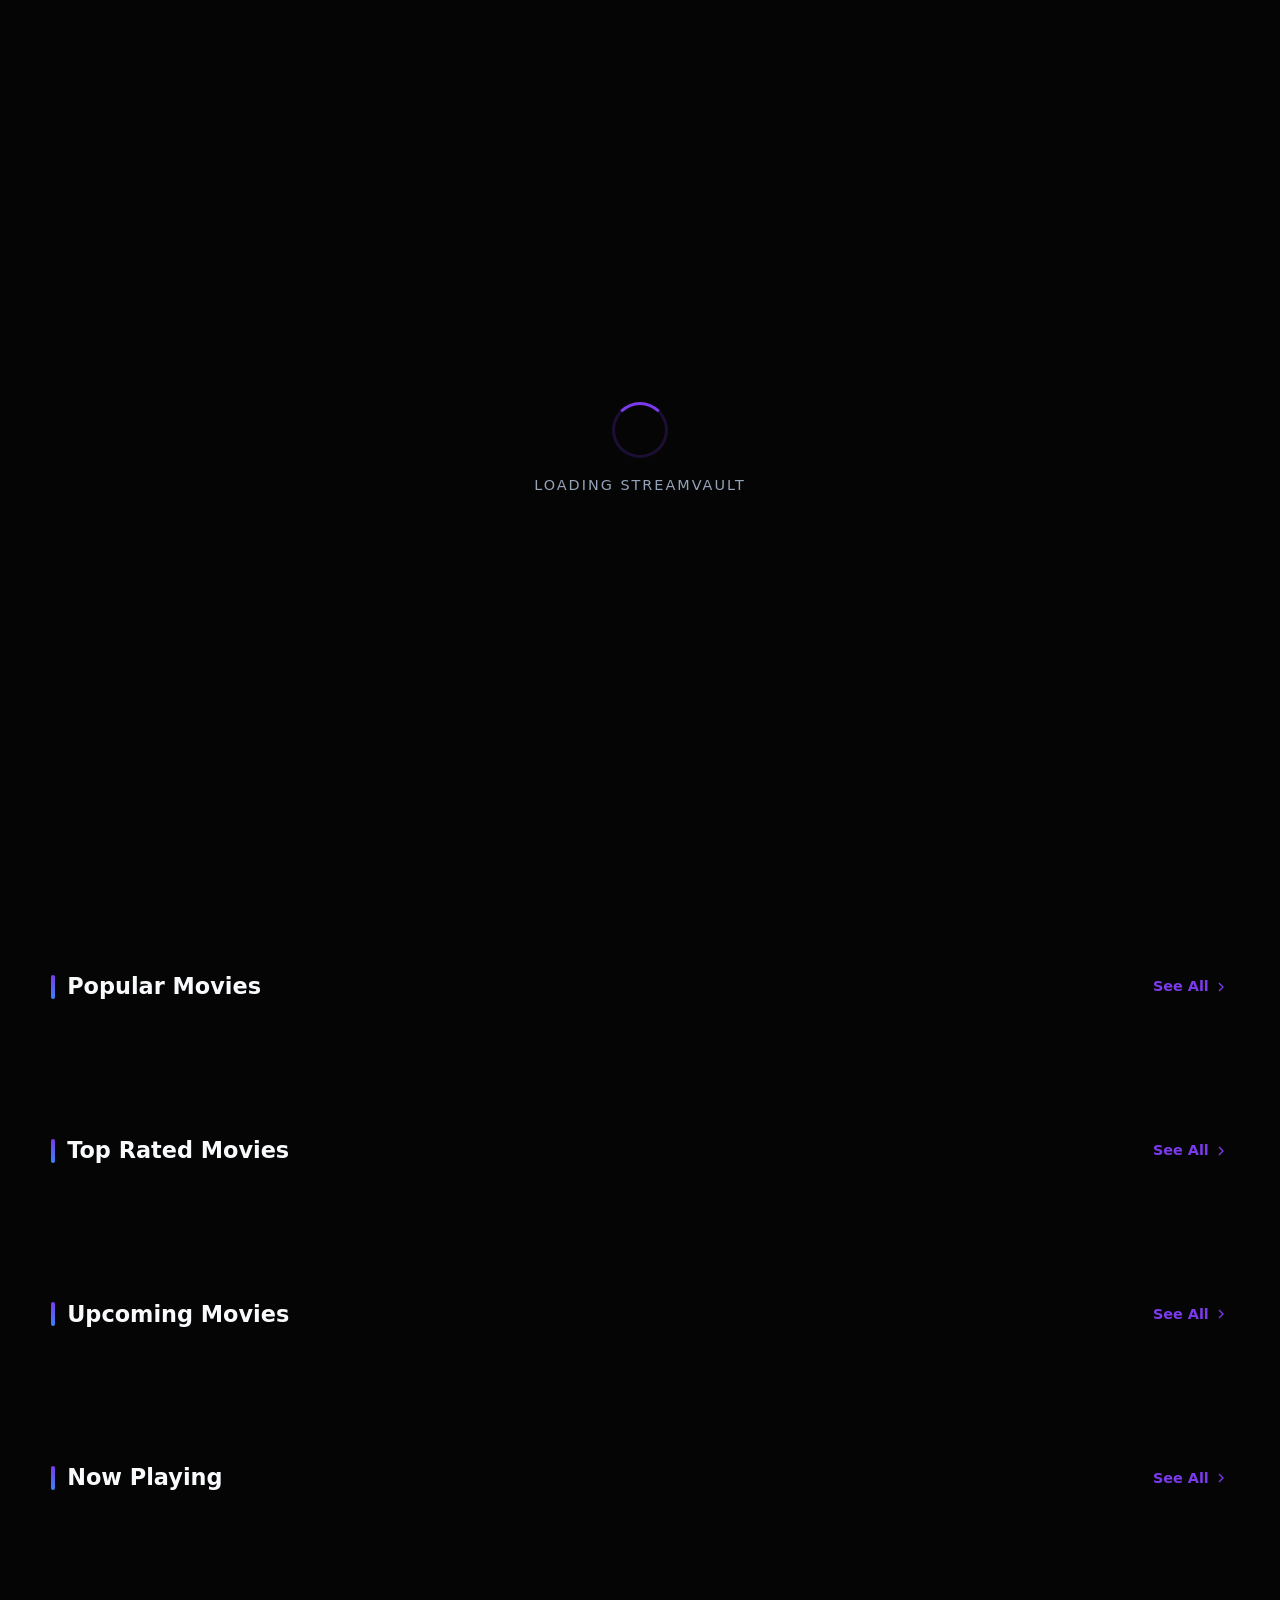
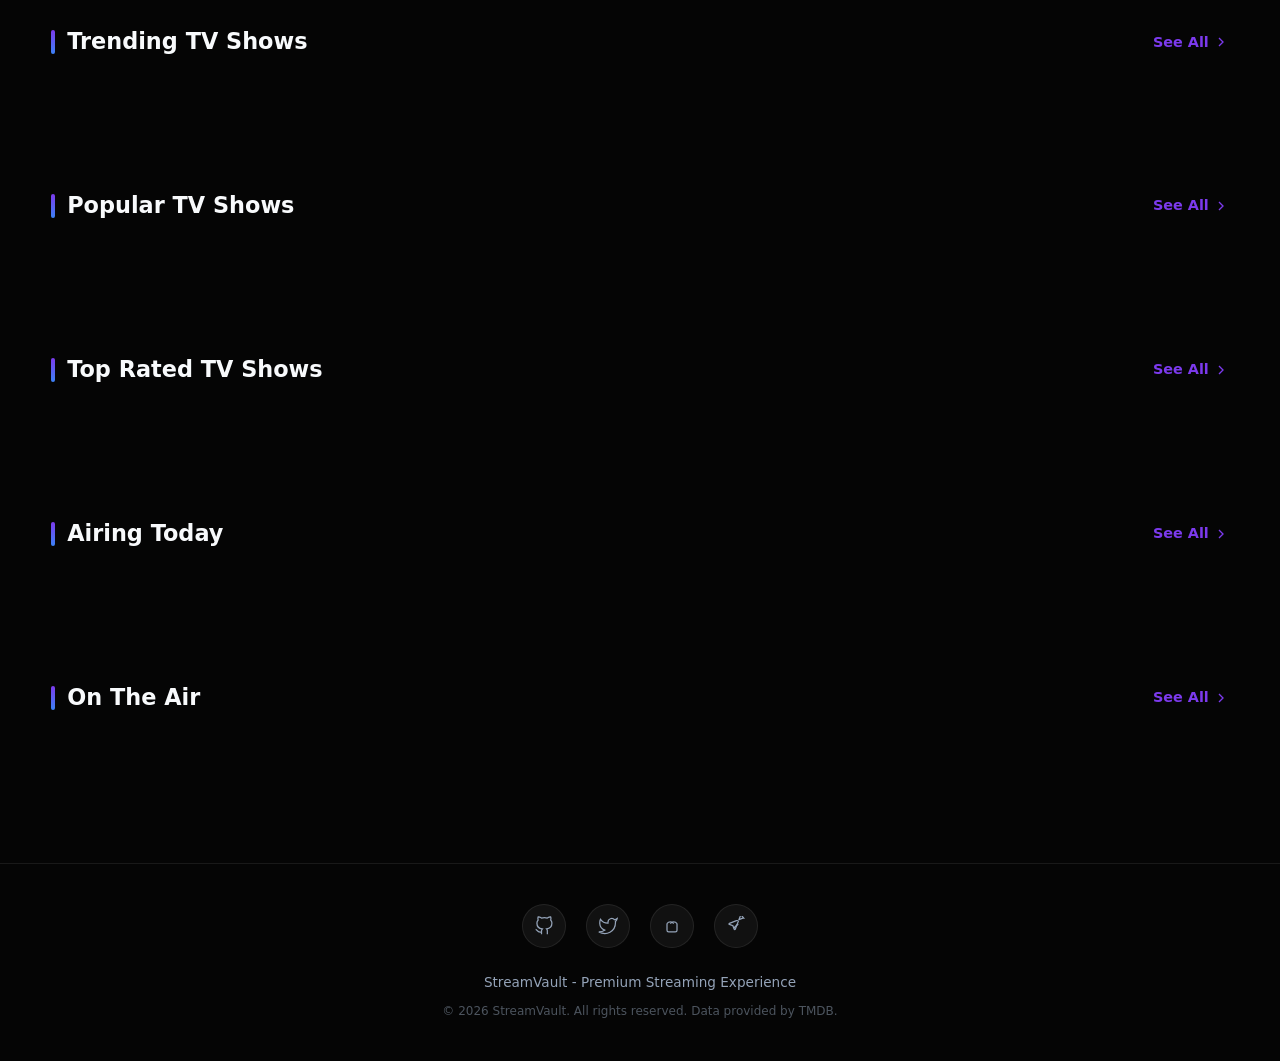
<file: index.html>
<!DOCTYPE html>
<html lang="en">
<head>
    <meta charset="UTF-8">
    <meta name="viewport" content="width=device-width, initial-scale=1.0">
    <title>StreamVault - Premium Movies & TV Series</title>
    <meta name="description" content="Watch trending movies and TV series in HD quality. Premium streaming experience.">
    <meta property="og:title" content="StreamVault - Premium Streaming">
    <meta property="og:description" content="Discover trending movies and TV shows">
    <link rel="preconnect" href="https://api.themoviedb.org">
    <link rel="preconnect" href="https://image.tmdb.org">
    <style>
        /* ===== RESET & BASE ===== */
        *,*::before,*::after{margin:0;padding:0;box-sizing:border-box}
        :root{
            --bg:#050505;--surface:#0a0a0a;--surface-glass:rgba(15,15,20,0.85);
            --primary:#7c3aed;--primary-glow:rgba(124,58,237,0.4);--accent:#3b82f6;
            --accent-glow:rgba(59,130,246,0.3);--text:#f8fafc;--text-muted:#94a3b8;
            --border:rgba(255,255,255,0.08);--radius:16px;--radius-sm:8px;
            --shadow:0 8px 32px rgba(0,0,0,0.6);--shadow-glow:0 0 40px var(--primary-glow);
            --transition:all 0.35s cubic-bezier(0.4,0,0.2,1);
        }
        html{scroll-behavior:smooth}
        body{
            font-family:'Segoe UI',system-ui,-apple-system,sans-serif;
            background:var(--bg);color:var(--text);line-height:1.6;overflow-x:hidden;
            -webkit-font-smoothing:antialiased;
        }
        a{color:inherit;text-decoration:none}
        img{max-width:100%;display:block}
        button{border:none;background:none;cursor:pointer;font-family:inherit;color:inherit}
        ul{list-style:none}
        ::-webkit-scrollbar{width:6px;height:6px}
        ::-webkit-scrollbar-track{background:transparent}
        ::-webkit-scrollbar-thumb{background:var(--primary);border-radius:3px}

        /* ===== ANIMATIONS ===== */
        @keyframes fadeIn{from{opacity:0;transform:translateY(20px)}to{opacity:1;transform:translateY(0)}}
        @keyframes fadeInScale{from{opacity:0;transform:scale(0.95)}to{opacity:1;transform:scale(1)}}
        @keyframes glowPulse{0%,100%{box-shadow:0 0 20px var(--primary-glow)}50%{box-shadow:0 0 40px var(--primary-glow),0 0 60px var(--accent-glow)}}
        @keyframes skeleton{0%{background-position:-200% 0}100%{background-position:200% 0}}
        @keyframes slideInRight{from{opacity:0;transform:translateX(40px)}to{opacity:1;transform:translateX(0)}}
        @keyframes heroZoom{from{transform:scale(1.1)}to{transform:scale(1)}}
        @keyframes spin{to{transform:rotate(360deg)}}
        .fade-in{animation:fadeIn 0.6s ease forwards}
        .fade-in-scale{animation:fadeInScale 0.5s ease forwards}

        /* ===== SKELETON ===== */
        .skeleton{
            background:linear-gradient(90deg,#1a1a2e 25%,#252540 50%,#1a1a2e 75%);
            background-size:200% 100%;animation:skeleton 1.5s infinite;border-radius:var(--radius-sm);
        }

        /* ===== HEADER ===== */
        .header{
            position:fixed;top:0;left:0;right:0;z-index:1000;
            background:linear-gradient(to bottom,rgba(5,5,5,0.95) 0%,rgba(5,5,5,0.7) 60%,transparent 100%);
            backdrop-filter:blur(20px);-webkit-backdrop-filter:blur(20px);
            padding:0 4%;height:70px;display:flex;align-items:center;justify-content:space-between;
            transition:var(--transition);
        }
        .header.scrolled{background:rgba(5,5,5,0.98);box-shadow:0 4px 30px rgba(0,0,0,0.5)}
        .header-left,.header-right{display:flex;align-items:center;gap:20px}
        .menu-btn{width:40px;height:40px;display:flex;flex-direction:column;justify-content:center;gap:5px;cursor:pointer;z-index:1001}
        .menu-btn span{display:block;width:24px;height:2px;background:var(--text);border-radius:2px;transition:var(--transition)}
        .menu-btn.active span:nth-child(1){transform:rotate(45deg) translate(5px,5px)}
        .menu-btn.active span:nth-child(2){opacity:0}
        .menu-btn.active span:nth-child(3){transform:rotate(-45deg) translate(5px,-5px)}
        .logo{font-size:1.6rem;font-weight:800;letter-spacing:-1px;
            background:linear-gradient(135deg,var(--primary),var(--accent));-webkit-background-clip:text;-webkit-text-fill-color:transparent;
            text-shadow:0 0 30px var(--primary-glow);
        }
        .search-btn{width:40px;height:40px;border-radius:50%;display:flex;align-items:center;justify-content:center;
            background:rgba(255,255,255,0.05);border:1px solid var(--border);transition:var(--transition);
        }
        .search-btn:hover{background:rgba(124,58,237,0.2);border-color:var(--primary);box-shadow:0 0 20px var(--primary-glow)}
        .search-btn svg{width:18px;height:18px;stroke:var(--text);fill:none;stroke-width:2}

        /* ===== SIDEBAR ===== */
        .sidebar{
            position:fixed;top:0;left:0;width:280px;height:100vh;background:var(--surface-glass);
            backdrop-filter:blur(30px);-webkit-backdrop-filter:blur(30px);border-right:1px solid var(--border);
            z-index:999;transform:translateX(-100%);transition:transform 0.4s cubic-bezier(0.4,0,0.2,1);
            padding:90px 24px 24px;overflow-y:auto;
        }
        .sidebar.open{transform:translateX(0)}
        .sidebar-overlay{position:fixed;inset:0;background:rgba(0,0,0,0.7);z-index:998;opacity:0;pointer-events:none;transition:opacity 0.3s}
        .sidebar-overlay.active{opacity:1;pointer-events:auto}
        .sidebar h3{font-size:0.75rem;text-transform:uppercase;letter-spacing:2px;color:var(--text-muted);margin:24px 0 12px}
        .sidebar a{display:flex;align-items:center;gap:12px;padding:12px 16px;border-radius:var(--radius-sm);transition:var(--transition);font-size:0.95rem}
        .sidebar a:hover{background:rgba(124,58,237,0.15);color:var(--primary)}
        .sidebar a svg{width:20px;height:20px;stroke:currentColor;fill:none;stroke-width:1.5}

        /* ===== SEARCH OVERLAY ===== */
        .search-overlay{position:fixed;inset:0;background:rgba(5,5,5,0.95);backdrop-filter:blur(20px);z-index:1002;
            opacity:0;pointer-events:none;transition:opacity 0.4s;display:flex;flex-direction:column;align-items:center;padding-top:120px;
        }
        .search-overlay.active{opacity:1;pointer-events:auto}
        .search-box{width:90%;max-width:700px;position:relative}
        .search-box input{width:100%;padding:20px 60px 20px 24px;font-size:1.2rem;background:rgba(255,255,255,0.05);
            border:2px solid var(--border);border-radius:var(--radius);color:var(--text);outline:none;transition:var(--transition);
        }
        .search-box input:focus{border-color:var(--primary);box-shadow:0 0 30px var(--primary-glow)}
        .search-box button{position:absolute;right:16px;top:50%;transform:translateY(-50%);padding:8px 16px;
            background:var(--primary);border-radius:var(--radius-sm);font-weight:600;transition:var(--transition);
        }
        .search-box button:hover{background:#6d28d9;transform:translateY(-50%) scale(1.05)}
        .search-suggestions{width:90%;max-width:700px;margin-top:16px;max-height:400px;overflow-y:auto}
        .search-suggestion{display:flex;align-items:center;gap:16px;padding:12px 16px;border-radius:var(--radius-sm);cursor:pointer;transition:var(--transition)}
        .search-suggestion:hover{background:rgba(124,58,237,0.15)}
        .search-suggestion img{width:48px;height:72px;object-fit:cover;border-radius:6px}
        .search-suggestion .sugg-info{flex:1}
        .search-suggestion .sugg-title{font-weight:600;font-size:0.95rem}
        .search-suggestion .sugg-meta{font-size:0.8rem;color:var(--text-muted)}
        .search-close{position:absolute;top:24px;right:24px;width:48px;height:48px;border-radius:50%;
            background:rgba(255,255,255,0.05);border:1px solid var(--border);display:flex;align-items:center;justify-content:center;transition:var(--transition);
        }
        .search-close:hover{background:rgba(239,68,68,0.2);border-color:#ef4444}
        .search-close svg{width:20px;height:20px;stroke:var(--text);fill:none;stroke-width:2}

        /* ===== HERO SLIDER ===== */
        .hero{position:relative;width:100%;height:85vh;min-height:600px;overflow:hidden}
        .hero-slide{position:absolute;inset:0;opacity:0;transition:opacity 1s ease;pointer-events:none}
        .hero-slide.active{opacity:1;pointer-events:auto}
        .hero-slide .hero-bg{position:absolute;inset:0;background-size:cover;background-position:center;animation:heroZoom 8s ease forwards}
        .hero-slide .hero-overlay{position:absolute;inset:0;background:linear-gradient(to top,var(--bg) 0%,rgba(5,5,5,0.6) 40%,rgba(5,5,5,0.3) 100%)}
        .hero-slide .hero-vignette{position:absolute;inset:0;background:linear-gradient(to right,var(--bg) 0%,transparent 30%,transparent 70%,var(--bg) 100%);opacity:0.6}
        .hero-content{position:absolute;bottom:15%;left:4%;max-width:600px;z-index:2;opacity:0;transform:translateY(30px);transition:all 0.8s ease 0.3s}
        .hero-slide.active .hero-content{opacity:1;transform:translateY(0)}
        .hero-badge{display:inline-flex;align-items:center;gap:8px;padding:6px 14px;background:rgba(124,58,237,0.2);border:1px solid var(--primary);border-radius:20px;font-size:0.8rem;font-weight:600;color:var(--primary);margin-bottom:16px;backdrop-filter:blur(10px)}
        .hero-title{font-size:3.5rem;font-weight:800;line-height:1.1;margin-bottom:16px;text-shadow:0 4px 30px rgba(0,0,0,0.8)}
        .hero-meta{display:flex;align-items:center;gap:16px;margin-bottom:16px;font-size:0.95rem;color:var(--text-muted);flex-wrap:wrap}
        .hero-rating{display:flex;align-items:center;gap:4px;color:#fbbf24;font-weight:700}
        .hero-rating svg{width:18px;height:18px;fill:#fbbf24}
        .hero-genres{display:flex;gap:8px;flex-wrap:wrap}
        .hero-genre{padding:4px 12px;background:rgba(255,255,255,0.08);border:1px solid var(--border);border-radius:20px;font-size:0.8rem}
        .hero-overview{font-size:1.05rem;color:var(--text-muted);line-height:1.7;margin-bottom:28px;display:-webkit-box;-webkit-line-clamp:3;-webkit-box-orient:vertical;overflow:hidden}
        .hero-buttons{display:flex;gap:16px;flex-wrap:wrap}
        .btn-primary{padding:14px 32px;background:var(--primary);border-radius:var(--radius-sm);font-weight:700;font-size:1rem;
            display:flex;align-items:center;gap:10px;transition:var(--transition);box-shadow:0 4px 20px var(--primary-glow);
        }
        .btn-primary:hover{background:#6d28d9;transform:translateY(-2px);box-shadow:0 8px 30px var(--primary-glow)}
        .btn-primary svg{width:20px;height:20px;fill:currentColor}
        .btn-secondary{padding:14px 32px;background:rgba(255,255,255,0.08);border:1px solid var(--border);border-radius:var(--radius-sm);
            font-weight:700;font-size:1rem;display:flex;align-items:center;gap:10px;transition:var(--transition);backdrop-filter:blur(10px);
        }
        .btn-secondary:hover{background:rgba(255,255,255,0.15);border-color:rgba(255,255,255,0.3)}
        .hero-dots{position:absolute;bottom:5%;left:50%;transform:translateX(-50%);display:flex;gap:10px;z-index:3}
        .hero-dot{width:10px;height:10px;border-radius:50%;background:rgba(255,255,255,0.3);cursor:pointer;transition:var(--transition);border:2px solid transparent}
        .hero-dot.active{background:var(--primary);box-shadow:0 0 10px var(--primary-glow);transform:scale(1.3);border-color:rgba(255,255,255,0.5)}
        .hero-arrows{position:absolute;top:50%;transform:translateY(-50%);width:50px;height:50px;border-radius:50%;
            background:rgba(0,0,0,0.4);border:1px solid var(--border);display:flex;align-items:center;justify-content:center;
            cursor:pointer;z-index:3;transition:var(--transition);backdrop-filter:blur(10px);
        }
        .hero-arrows:hover{background:rgba(124,58,237,0.3);border-color:var(--primary)}
        .hero-arrows svg{width:20px;height:20px;stroke:var(--text);fill:none;stroke-width:2}
        .hero-prev{left:20px}
        .hero-next{right:20px}

        /* ===== CONTENT SECTIONS ===== */
        .section{padding:40px 4%;position:relative}
        .section-header{display:flex;align-items:center;justify-content:space-between;margin-bottom:24px}
        .section-title{font-size:1.4rem;font-weight:700;display:flex;align-items:center;gap:12px}
        .section-title::before{content:'';width:4px;height:24px;background:linear-gradient(to bottom,var(--primary),var(--accent));border-radius:2px}
        .see-all{font-size:0.9rem;color:var(--primary);display:flex;align-items:center;gap:4px;transition:var(--transition);font-weight:600}
        .see-all:hover{gap:8px;text-shadow:0 0 10px var(--primary-glow)}
        .see-all svg{width:16px;height:16px;stroke:currentColor;fill:none;stroke-width:2}

        /* ===== UNIVERSAL SLIDER ===== */
        .slider-wrapper{position:relative}
        .slider-container{overflow-x:auto;overflow-y:hidden;scroll-behavior:smooth;scroll-snap-type:x mandatory;
            -webkit-overflow-scrolling:touch;scrollbar-width:none;padding:8px 0;
        }
        .slider-container::-webkit-scrollbar{display:none}
        .slider-track{display:flex;gap:16px;padding:4px}
        .slider-arrow{position:absolute;top:50%;transform:translateY(-50%);width:44px;height:44px;border-radius:50%;
            background:rgba(0,0,0,0.6);border:1px solid var(--border);display:flex;align-items:center;justify-content:center;
            cursor:pointer;z-index:10;transition:var(--transition);backdrop-filter:blur(10px);opacity:0;
        }
        .slider-wrapper:hover .slider-arrow{opacity:1}
        .slider-arrow:hover{background:rgba(124,58,237,0.3);border-color:var(--primary);box-shadow:0 0 20px var(--primary-glow)}
        .slider-arrow svg{width:18px;height:18px;stroke:var(--text);fill:none;stroke-width:2}
        .slider-prev{left:-10px}
        .slider-next{right:-10px}
        .slider-arrow.disabled{opacity:0.3;pointer-events:none}

        /* ===== CARDS ===== */
        .card{flex:0 0 auto;width:180px;scroll-snap-align:start;border-radius:var(--radius-sm);overflow:hidden;
            position:relative;cursor:pointer;transition:var(--transition);background:var(--surface);
        }
        .card:hover{transform:translateY(-8px) scale(1.03);box-shadow:var(--shadow-glow),var(--shadow);z-index:5}
        .card-img-wrap{position:relative;width:100%;aspect-ratio:2/3;overflow:hidden;background:#1a1a2e}
        .card-img{width:100%;height:100%;object-fit:cover;transition:transform 0.5s ease}
        .card:hover .card-img{transform:scale(1.1)}
        .card-gradient{position:absolute;inset:0;background:linear-gradient(to top,rgba(0,0,0,0.9) 0%,transparent 50%);opacity:0;transition:opacity 0.3s}
        .card:hover .card-gradient{opacity:1}
        .card-badge{position:absolute;top:8px;left:8px;padding:4px 10px;background:rgba(0,0,0,0.7);backdrop-filter:blur(10px);
            border:1px solid rgba(255,255,255,0.1);border-radius:4px;font-size:0.7rem;font-weight:700;color:#fbbf24;display:flex;align-items:center;gap:4px;
        }
        .card-badge svg{width:12px;height:12px;fill:#fbbf24}
        .card-hd{position:absolute;top:8px;right:8px;padding:3px 8px;background:rgba(124,58,237,0.8);border-radius:4px;font-size:0.65rem;font-weight:800;text-transform:uppercase;letter-spacing:1px}
        .card-info{position:absolute;bottom:0;left:0;right:0;padding:12px;transform:translateY(10px);opacity:0;transition:all 0.3s ease}
        .card:hover .card-info{transform:translateY(0);opacity:1}
        .card-title{font-size:0.9rem;font-weight:700;line-height:1.3;margin-bottom:4px;display:-webkit-box;-webkit-line-clamp:2;-webkit-box-orient:vertical;overflow:hidden}
        .card-year{font-size:0.75rem;color:var(--text-muted)}
        .card-skeleton{width:180px;flex:0 0 auto}
        .card-skeleton .sk-img{aspect-ratio:2/3;border-radius:var(--radius-sm);margin-bottom:8px}
        .card-skeleton .sk-text{height:16px;border-radius:4px;margin-bottom:6px;width:80%}
        .card-skeleton .sk-text:last-child{width:50%;height:12px}

        /* ===== FOOTER ===== */
        .footer{padding:40px 4%;text-align:center;border-top:1px solid var(--border);margin-top:60px}
        .social-links{display:flex;justify-content:center;gap:20px;margin-bottom:24px}
        .social-links a{width:44px;height:44px;border-radius:50%;background:rgba(255,255,255,0.05);border:1px solid var(--border);
            display:flex;align-items:center;justify-content:center;transition:var(--transition);
        }
        .social-links a:hover{background:rgba(124,58,237,0.2);border-color:var(--primary);transform:translateY(-3px);box-shadow:0 0 20px var(--primary-glow)}
        .social-links a svg{width:20px;height:20px;stroke:var(--text-muted);fill:none;stroke-width:1.5;transition:var(--transition)}
        .social-links a:hover svg{stroke:var(--primary)}
        .footer-credits{font-size:0.85rem;color:var(--text-muted);margin-bottom:8px}
        .footer-copy{font-size:0.75rem;color:rgba(148,163,184,0.5)}

        /* ===== LOADING STATES ===== */
        .page-loader{position:fixed;inset:0;background:var(--bg);z-index:9999;display:flex;flex-direction:column;align-items:center;justify-content:center;transition:opacity 0.5s}
        .page-loader.hidden{opacity:0;pointer-events:none}
        .loader-ring{width:56px;height:56px;border:3px solid rgba(124,58,237,0.2);border-top-color:var(--primary);border-radius:50%;animation:spin 1s linear infinite}
        .loader-text{margin-top:16px;font-size:0.9rem;color:var(--text-muted);letter-spacing:2px;text-transform:uppercase}
        .error-state{text-align:center;padding:60px 20px}
        .error-state h3{font-size:1.2rem;margin-bottom:8px;color:#ef4444}
        .error-state p{color:var(--text-muted);margin-bottom:16px}
        .retry-btn{padding:10px 24px;background:var(--primary);border-radius:var(--radius-sm);font-weight:600;transition:var(--transition)}
        .retry-btn:hover{background:#6d28d9}

        /* ===== RESPONSIVE ===== */
        @media(max-width:768px){
            .header{padding:0 4%;height:60px}
            .logo{font-size:1.3rem}
            .hero{height:70vh;min-height:500px}
            .hero-title{font-size:2rem}
            .hero-overview{font-size:0.9rem;-webkit-line-clamp:2}
            .hero-buttons{gap:10px}
            .btn-primary,.btn-secondary{padding:12px 20px;font-size:0.9rem}
            .section-title{font-size:1.1rem}
            .card{width:140px}
            .card-skeleton{width:140px}
            .sidebar{width:260px}
            .hero-arrows{display:none}
        }
        @media(max-width:480px){
            .hero{height:60vh;min-height:450px}
            .hero-title{font-size:1.6rem}
            .hero-content{bottom:12%;left:4%;right:4%;max-width:none}
            .card{width:120px}
            .card-skeleton{width:120px}
        }
        @media(min-width:1400px){
            .hero-title{font-size:4rem}
            .card{width:200px}
            .card-skeleton{width:200px}
        }
    </style>
<base target="_blank">
</head>
<body>
    <!-- Page Loader -->
    <div class="page-loader" id="pageLoader">
        <div class="loader-ring"></div>
        <div class="loader-text">Loading StreamVault</div>
    </div>

    <!-- Header -->
    <header class="header" id="header">
        <div class="header-left">
            <div class="menu-btn" id="menuBtn" onclick="toggleSidebar()">
                <span></span><span></span><span></span>
            </div>
            <a href="index.html" class="logo">StreamVault</a>
        </div>
        <div class="header-right">
            <button class="search-btn" onclick="openSearch()" aria-label="Search">
                <svg viewBox="0 0 24 24"><circle cx="11" cy="11" r="8"/><line x1="21" y1="21" x2="16.65" y2="16.65"/></svg>
            </button>
        </div>
    </header>

    <!-- Sidebar -->
    <div class="sidebar-overlay" id="sidebarOverlay" onclick="toggleSidebar()"></div>
    <nav class="sidebar" id="sidebar">
        <h3>Discover</h3>
        <a href="index.html"><svg viewBox="0 0 24 24"><path d="M3 9l9-7 9 7v11a2 2 0 0 1-2 2H5a2 2 0 0 1-2-2z"/><polyline points="9 22 9 12 15 12 15 22"/></svg>Home</a>
        <a href="trending.html"><svg viewBox="0 0 24 24"><polyline points="23 6 13.5 15.5 8.5 10.5 1 18"/><polyline points="17 6 23 6 23 12"/></svg>Trending</a>
        <a href="search.html"><svg viewBox="0 0 24 24"><circle cx="11" cy="11" r="8"/><line x1="21" y1="21" x2="16.65" y2="16.65"/></svg>Search</a>
        <h3>Movies</h3>
        <a href="search.html?type=movie&sort=popular"><svg viewBox="0 0 24 24"><rect x="2" y="2" width="20" height="20" rx="2.18" ry="2.18"/><line x1="7" y1="2" x2="7" y2="22"/><line x1="17" y1="2" x2="17" y2="22"/><line x1="2" y1="12" x2="22" y2="12"/><line x1="2" y1="7" x2="7" y2="7"/><line x1="2" y1="17" x2="7" y2="17"/><line x1="17" y1="17" x2="22" y2="17"/><line x1="17" y1="7" x2="22" y2="7"/></svg>Popular Movies</a>
        <a href="search.html?type=movie&sort=top_rated"><svg viewBox="0 0 24 24"><polygon points="12 2 15.09 8.26 22 9.27 17 14.14 18.18 21.02 12 17.77 5.82 21.02 7 14.14 2 9.27 8.91 8.26 12 2"/></svg>Top Rated</a>
        <h3>TV Shows</h3>
        <a href="search.html?type=tv&sort=popular"><svg viewBox="0 0 24 24"><rect x="2" y="7" width="20" height="15" rx="2" ry="2"/><polyline points="17 2 12 7 7 2"/></svg>Popular TV</a>
        <a href="search.html?type=tv&sort=top_rated"><svg viewBox="0 0 24 24"><polygon points="12 2 15.09 8.26 22 9.27 17 14.14 18.18 21.02 12 17.77 5.82 21.02 7 14.14 2 9.27 8.91 8.26 12 2"/></svg>Top Rated TV</a>
        <h3>Info</h3>
        <a href="creator.html"><svg viewBox="0 0 24 24"><path d="M20 21v-2a4 4 0 0 0-4-4H8a4 4 0 0 0-4 4v2"/><circle cx="12" cy="7" r="4"/></svg>Creator</a>
    </nav>

    <!-- Search Overlay -->
    <div class="search-overlay" id="searchOverlay">
        <button class="search-close" onclick="closeSearch()" aria-label="Close search">
            <svg viewBox="0 0 24 24"><line x1="18" y1="6" x2="6" y2="18"/><line x1="6" y1="6" x2="18" y2="18"/></svg>
        </button>
        <div class="search-box">
            <input type="text" id="searchInput" placeholder="Search movies, TV shows..." autocomplete="off">
            <button onclick="goToSearch()">Search</button>
        </div>
        <div class="search-suggestions" id="searchSuggestions"></div>
    </div>

    <!-- Hero Slider -->
    <section class="hero" id="heroSlider">
        <div class="hero-slides" id="heroSlides"></div>
        <div class="hero-dots" id="heroDots"></div>
        <button class="hero-arrows hero-prev" onclick="prevHeroSlide()" aria-label="Previous">
            <svg viewBox="0 0 24 24"><polyline points="15 18 9 12 15 6"/></svg>
        </button>
        <button class="hero-arrows hero-next" onclick="nextHeroSlide()" aria-label="Next">
            <svg viewBox="0 0 24 24"><polyline points="9 18 15 12 9 6"/></svg>
        </button>
    </section>

    <!-- Content Widgets -->
    <main id="mainContent">
        <!-- Movies -->
        <section class="section" id="trendingMovies"><div class="section-header"><h2 class="section-title">Trending Movies</h2><a href="search.html?type=movie&sort=trending" class="see-all">See All <svg viewBox="0 0 24 24"><polyline points="9 18 15 12 9 6"/></svg></a></div><div class="slider-wrapper"><div class="slider-container" id="slider-trendingMovies"><div class="slider-track" id="track-trendingMovies"></div></div><button class="slider-arrow slider-prev" onclick="slide('trendingMovies',-1)"><svg viewBox="0 0 24 24"><polyline points="15 18 9 12 15 6"/></svg></button><button class="slider-arrow slider-next" onclick="slide('trendingMovies',1)"><svg viewBox="0 0 24 24"><polyline points="9 18 15 12 9 6"/></svg></button></div></section>
        <section class="section" id="popularMovies"><div class="section-header"><h2 class="section-title">Popular Movies</h2><a href="search.html?type=movie&sort=popular" class="see-all">See All <svg viewBox="0 0 24 24"><polyline points="9 18 15 12 9 6"/></svg></a></div><div class="slider-wrapper"><div class="slider-container" id="slider-popularMovies"><div class="slider-track" id="track-popularMovies"></div></div><button class="slider-arrow slider-prev" onclick="slide('popularMovies',-1)"><svg viewBox="0 0 24 24"><polyline points="15 18 9 12 15 6"/></svg></button><button class="slider-arrow slider-next" onclick="slide('popularMovies',1)"><svg viewBox="0 0 24 24"><polyline points="9 18 15 12 9 6"/></svg></button></div></div></section>
        <section class="section" id="topRatedMovies"><div class="section-header"><h2 class="section-title">Top Rated Movies</h2><a href="search.html?type=movie&sort=top_rated" class="see-all">See All <svg viewBox="0 0 24 24"><polyline points="9 18 15 12 9 6"/></svg></a></div><div class="slider-wrapper"><div class="slider-container" id="slider-topRatedMovies"><div class="slider-track" id="track-topRatedMovies"></div></div><button class="slider-arrow slider-prev" onclick="slide('topRatedMovies',-1)"><svg viewBox="0 0 24 24"><polyline points="15 18 9 12 15 6"/></svg></button><button class="slider-arrow slider-next" onclick="slide('topRatedMovies',1)"><svg viewBox="0 0 24 24"><polyline points="9 18 15 12 9 6"/></svg></button></div></div></section>
        <section class="section" id="upcomingMovies"><div class="section-header"><h2 class="section-title">Upcoming Movies</h2><a href="search.html?type=movie&sort=upcoming" class="see-all">See All <svg viewBox="0 0 24 24"><polyline points="9 18 15 12 9 6"/></svg></a></div><div class="slider-wrapper"><div class="slider-container" id="slider-upcomingMovies"><div class="slider-track" id="track-upcomingMovies"></div></div><button class="slider-arrow slider-prev" onclick="slide('upcomingMovies',-1)"><svg viewBox="0 0 24 24"><polyline points="15 18 9 12 15 6"/></svg></button><button class="slider-arrow slider-next" onclick="slide('upcomingMovies',1)"><svg viewBox="0 0 24 24"><polyline points="9 18 15 12 9 6"/></svg></button></div></div></section>
        <section class="section" id="nowPlayingMovies"><div class="section-header"><h2 class="section-title">Now Playing</h2><a href="search.html?type=movie&sort=now_playing" class="see-all">See All <svg viewBox="0 0 24 24"><polyline points="9 18 15 12 9 6"/></svg></a></div><div class="slider-wrapper"><div class="slider-container" id="slider-nowPlayingMovies"><div class="slider-track" id="track-nowPlayingMovies"></div></div><button class="slider-arrow slider-prev" onclick="slide('nowPlayingMovies',-1)"><svg viewBox="0 0 24 24"><polyline points="15 18 9 12 15 6"/></svg></button><button class="slider-arrow slider-next" onclick="slide('nowPlayingMovies',1)"><svg viewBox="0 0 24 24"><polyline points="9 18 15 12 9 6"/></svg></button></div></div></section>
        <!-- TV Shows -->
        <section class="section" id="trendingTV"><div class="section-header"><h2 class="section-title">Trending TV Shows</h2><a href="search.html?type=tv&sort=trending" class="see-all">See All <svg viewBox="0 0 24 24"><polyline points="9 18 15 12 9 6"/></svg></a></div><div class="slider-wrapper"><div class="slider-container" id="slider-trendingTV"><div class="slider-track" id="track-trendingTV"></div></div><button class="slider-arrow slider-prev" onclick="slide('trendingTV',-1)"><svg viewBox="0 0 24 24"><polyline points="15 18 9 12 15 6"/></svg></button><button class="slider-arrow slider-next" onclick="slide('trendingTV',1)"><svg viewBox="0 0 24 24"><polyline points="9 18 15 12 9 6"/></svg></button></div></div></section>
        <section class="section" id="popularTV"><div class="section-header"><h2 class="section-title">Popular TV Shows</h2><a href="search.html?type=tv&sort=popular" class="see-all">See All <svg viewBox="0 0 24 24"><polyline points="9 18 15 12 9 6"/></svg></a></div><div class="slider-wrapper"><div class="slider-container" id="slider-popularTV"><div class="slider-track" id="track-popularTV"></div></div><button class="slider-arrow slider-prev" onclick="slide('popularTV',-1)"><svg viewBox="0 0 24 24"><polyline points="15 18 9 12 15 6"/></svg></button><button class="slider-arrow slider-next" onclick="slide('popularTV',1)"><svg viewBox="0 0 24 24"><polyline points="9 18 15 12 9 6"/></svg></button></div></div></section>
        <section class="section" id="topRatedTV"><div class="section-header"><h2 class="section-title">Top Rated TV Shows</h2><a href="search.html?type=tv&sort=top_rated" class="see-all">See All <svg viewBox="0 0 24 24"><polyline points="9 18 15 12 9 6"/></svg></a></div><div class="slider-wrapper"><div class="slider-container" id="slider-topRatedTV"><div class="slider-track" id="track-topRatedTV"></div></div><button class="slider-arrow slider-prev" onclick="slide('topRatedTV',-1)"><svg viewBox="0 0 24 24"><polyline points="15 18 9 12 15 6"/></svg></button><button class="slider-arrow slider-next" onclick="slide('topRatedTV',1)"><svg viewBox="0 0 24 24"><polyline points="9 18 15 12 9 6"/></svg></button></div></div></section>
        <section class="section" id="airingTodayTV"><div class="section-header"><h2 class="section-title">Airing Today</h2><a href="search.html?type=tv&sort=airing_today" class="see-all">See All <svg viewBox="0 0 24 24"><polyline points="9 18 15 12 9 6"/></svg></a></div><div class="slider-wrapper"><div class="slider-container" id="slider-airingTodayTV"><div class="slider-track" id="track-airingTodayTV"></div></div><button class="slider-arrow slider-prev" onclick="slide('airingTodayTV',-1)"><svg viewBox="0 0 24 24"><polyline points="15 18 9 12 15 6"/></svg></button><button class="slider-arrow slider-next" onclick="slide('airingTodayTV',1)"><svg viewBox="0 0 24 24"><polyline points="9 18 15 12 9 6"/></svg></button></div></div></section>
        <section class="section" id="onTheAirTV"><div class="section-header"><h2 class="section-title">On The Air</h2><a href="search.html?type=tv&sort=on_the_air" class="see-all">See All <svg viewBox="0 0 24 24"><polyline points="9 18 15 12 9 6"/></svg></a></div><div class="slider-wrapper"><div class="slider-container" id="slider-onTheAirTV"><div class="slider-track" id="track-onTheAirTV"></div></div><button class="slider-arrow slider-prev" onclick="slide('onTheAirTV',-1)"><svg viewBox="0 0 24 24"><polyline points="15 18 9 12 15 6"/></svg></button><button class="slider-arrow slider-next" onclick="slide('onTheAirTV',1)"><svg viewBox="0 0 24 24"><polyline points="9 18 15 12 9 6"/></svg></button></div></div></section>
    </main>

    <!-- Footer -->
    <footer class="footer">
        <div class="social-links">
            <a href="https://github.com" target="_blank" aria-label="GitHub"><svg viewBox="0 0 24 24"><path d="M9 19c-5 1.5-5-2.5-7-3m14 6v-3.87a3.37 3.37 0 0 0-.94-2.61c3.14-.35 6.44-1.54 6.44-7A5.44 5.44 0 0 0 20 4.77 5.07 5.07 0 0 0 19.91 1S18.73.65 16 2.48a13.38 13.38 0 0 0-7 0C6.27.65 5.09 1 5.09 1A5.07 5.07 0 0 0 5 4.77a5.44 5.44 0 0 0-1.5 3.78c0 5.42 3.3 6.61 6.44 7A3.37 3.37 0 0 0 9 18.13V22"/></svg></a>
            <a href="https://twitter.com" target="_blank" aria-label="Twitter"><svg viewBox="0 0 24 24"><path d="M23 3a10.9 10.9 0 0 1-3.14 1.53 4.48 4.48 0 0 0-7.86 3v1A10.66 10.66 0 0 1 3 4s-4 9 5 13a11.64 11.64 0 0 1-7 2c9 5 20 0 20-11.5a4.5 4.5 0 0 0-.08-.83A7.72 7.72 0 0 0 23 3z"/></svg></a>
            <a href="https://discord.com" target="_blank" aria-label="Discord"><svg viewBox="0 0 24 24"><path d="M18 9a5 5 0 0 0-4-2 5 5 0 0 0-4 2"/><path d="M6 9a5 5 0 0 1 4-2 5 5 0 0 1 4 2"/><path d="M6 9v8a2 2 0 0 0 2 2h8a2 2 0 0 0 2-2V9"/><path d="M12 11v.01"/></svg></a>
            <a href="https://telegram.org" target="_blank" aria-label="Telegram"><svg viewBox="0 0 24 24"><path d="M21.198 2.433a2.242 2.242 0 0 0-1.022.215l-16.09 6.2c-.66.253-.66.994-.003 1.248l4.192 1.588 1.588 4.192c.254.657.995.657 1.248.003l6.2-16.09a2.242 2.242 0 0 0-1.113-3.356z"/><path d="m9.5 14.5 5-5"/><path d="m14.5 9.5-5 5"/></svg></a>
        </div>
        <div class="footer-credits">StreamVault - Premium Streaming Experience</div>
        <div class="footer-copy">&copy; 2026 StreamVault. All rights reserved. Data provided by TMDB.</div>
    </footer>

    <script>
    // ===== CONFIG =====
    const TMDB_API_KEY = "e10da2e2cbb23ea7ebfb64c3a188b64a";
    const TMDB_BASE = "https://api.themoviedb.org/3";
    const IMG_BASE = "https://image.tmdb.org/t/p/";
    const RETRIES = 3;
    const TIMEOUT = 8000;

    // ===== FETCH UTILITY WITH RETRY =====
    async function fetchTMDB(endpoint, retries = RETRIES) {
        const url = `${TMDB_BASE}${endpoint}${endpoint.includes('?')?'&':'?'}api_key=${TMDB_API_KEY}`;
        for(let i=0;i<retries;i++){
            try{
                const controller=new AbortController();
                const id=setTimeout(()=>controller.abort(),TIMEOUT);
                const res=await fetch(url,{signal:controller.signal,headers:{'Accept':'application/json'}});
                clearTimeout(id);
                if(!res.ok) throw new Error(`HTTP ${res.status}`);
                return await res.json();
            }catch(e){
                if(i===retries-1) throw e;
                await new Promise(r=>setTimeout(r,1000*(i+1)));
            }
        }
    }

    // ===== IMAGE HELPERS =====
    function img(path,size='w500'){return path?`${IMG_BASE}${size}${path}`:'data:image/svg+xml,<svg xmlns="http://www.w3.org/2000/svg" width="300" height="450"><rect fill="%231a1a2e" width="300" height="450"/><text fill="%23444" x="50%" y="50%" text-anchor="middle" font-size="14">No Image</text></svg>'}
    function backdrop(path){return img(path,'original')}

    // ===== NAVIGATION =====
    function goTo(type,id,mediaType){
        const isTV=mediaType==='tv'||type==='tv';
        const page=isTV?'tv-show.html':'movie.html';
        window.location.href=`${page}?id=${id}`;
    }
    function goToWatch(type,id,s=1,e=1){
        const isTV=type==='tv';
        const url=`watch.html?id=${id}&type=${type}${isTV?`&s=${s}&e=${e}`:''}`;
        window.location.href=url;
    }

    // ===== SIDEBAR =====
    function toggleSidebar(){
        document.getElementById('sidebar').classList.toggle('open');
        document.getElementById('sidebarOverlay').classList.toggle('active');
        document.getElementById('menuBtn').classList.toggle('active');
    }

    // ===== SEARCH =====
    function openSearch(){document.getElementById('searchOverlay').classList.add('active');document.getElementById('searchInput').focus()}
    function closeSearch(){document.getElementById('searchOverlay').classList.remove('active');document.getElementById('searchSuggestions').innerHTML=''}
    function goToSearch(){const q=document.getElementById('searchInput').value.trim();if(q)window.location.href=`search.html?q=${encodeURIComponent(q)}`}
    let searchDebounce;
    document.getElementById('searchInput').addEventListener('input',function(){
        clearTimeout(searchDebounce);
        const q=this.value.trim();
        if(q.length<2){document.getElementById('searchSuggestions').innerHTML='';return}
        searchDebounce=setTimeout(()=>liveSearch(q),400);
    });
    document.getElementById('searchInput').addEventListener('keydown',e=>{if(e.key==='Enter')goToSearch()});
    async function liveSearch(q){
        try{
            const data=await fetchTMDB(`/search/multi?query=${encodeURIComponent(q)}&page=1`);
            const results=(data.results||[]).filter(r=>r.media_type==='movie'||r.media_type==='tv').slice(0,8);
            const html=results.map(r=>`
                <div class="search-suggestion" onclick="goTo('${r.media_type}',${r.id},'${r.media_type}')">
                    <img src="${img(r.poster_path,'w92')}" alt="${r.title||r.name}" loading="lazy">
                    <div class="sugg-info"><div class="sugg-title">${r.title||r.name}</div><div class="sugg-meta">${r.media_type==='movie'?'Movie':'TV Show'} &bull; ${(r.release_date||r.first_air_date||'').slice(0,4)||'N/A'}</div></div>
                </div>
            `).join('');
            document.getElementById('searchSuggestions').innerHTML=html;
        }catch(e){console.error('Search error:',e)}
    }

    // ===== HERO SLIDER =====
    let heroSlides=[],heroIndex=0,heroTimer;
    async function initHero(){
        const container=document.getElementById('heroSlides');
        const dotsContainer=document.getElementById('heroDots');
        try{
            const [trendingM,trendingTV]=await Promise.allSettled([
                fetchTMDB('/trending/movie/week'),
                fetchTMDB('/trending/tv/week')
            ]);
            const movies=(trendingM.value?.results||[]).slice(0,6).map(r=>({...r,media_type:'movie'}));
            const shows=(trendingTV.value?.results||[]).slice(0,6).map(r=>({...r,media_type:'tv'}));
            heroSlides=[...movies,...shows].sort(()=>Math.random()-0.5).slice(0,10);
            if(!heroSlides.length) throw new Error('No hero data');
            container.innerHTML=heroSlides.map((s,i)=>`
                <div class="hero-slide ${i===0?'active':''}" data-index="${i}">
                    <div class="hero-bg" style="background-image:url('${backdrop(s.backdrop_path)}')"></div>
                    <div class="hero-overlay"></div><div class="hero-vignette"></div>
                    <div class="hero-content">
                        <div class="hero-badge">${s.media_type==='movie'?'Movie':'TV Series'}</div>
                        <h1 class="hero-title">${s.title||s.name}</h1>
                        <div class="hero-meta">
                            <span class="hero-rating"><svg viewBox="0 0 24 24"><polygon points="12 2 15.09 8.26 22 9.27 17 14.14 18.18 21.02 12 17.77 5.82 21.02 7 14.14 2 9.27 8.91 8.26 12 2"/></svg>${(s.vote_average||0).toFixed(1)}</span>
                            <span>${(s.release_date||s.first_air_date||'').slice(0,4)||'N/A'}</span>
                            <div class="hero-genres">${(s.genre_ids||[]).slice(0,3).map(()=>`<span class="hero-genre">HD</span>`).join('')}</div>
                        </div>
                        <p class="hero-overview">${s.overview||'No description available.'}</p>
                        <div class="hero-buttons">
                            <button class="btn-primary" onclick="goToWatch('${s.media_type}',${s.id})"><svg viewBox="0 0 24 24"><polygon points="5 3 19 12 5 21 5 3"/></svg>Watch Now</button>
                            <button class="btn-secondary" onclick="goTo('${s.media_type}',${s.id},'${s.media_type}')">More Info</button>
                        </div>
                    </div>
                </div>
            `).join('');
            dotsContainer.innerHTML=heroSlides.map((_,i)=>`<div class="hero-dot ${i===0?'active':''}" onclick="goToHero(${i})"></div>`).join('');
            startHeroTimer();
        }catch(e){
            container.innerHTML='<div style="display:flex;align-items:center;justify-content:center;height:100%;color:var(--text-muted)">Unable to load featured content</div>';
            console.error('Hero error:',e);
        }
    }
    function goToHero(i){
        clearInterval(heroTimer);
        const slides=document.querySelectorAll('.hero-slide');
        const dots=document.querySelectorAll('.hero-dot');
        slides.forEach((s,idx)=>s.classList.toggle('active',idx===i));
        dots.forEach((d,idx)=>d.classList.toggle('active',idx===i));
        heroIndex=i;
        startHeroTimer();
    }
    function nextHeroSlide(){goToHero((heroIndex+1)%heroSlides.length)}
    function prevHeroSlide(){goToHero((heroIndex-1+heroSlides.length)%heroSlides.length)}
    function startHeroTimer(){heroTimer=setInterval(nextHeroSlide,6000)}
    // Touch swipe for hero
    let touchStartX=0;
    document.getElementById('heroSlider').addEventListener('touchstart',e=>touchStartX=e.changedTouches[0].screenX);
    document.getElementById('heroSlider').addEventListener('touchend',e=>{
        const diff=e.changedTouches[0].screenX-touchStartX;
        if(Math.abs(diff)>50){diff<0?nextHeroSlide():prevHeroSlide()}
    });

    // ===== UNIVERSAL SLIDER SYSTEM =====
    const sliderState={};
    function slide(key,dir){
        const container=document.getElementById('slider-'+key);
        if(!container) return;
        const cardWidth=window.innerWidth<480?128:window.innerWidth<768?148:180;
        const scrollAmount=cardWidth*4+64;
        container.scrollBy({left:dir*scrollAmount,behavior:'smooth'});
    }
    function initSliderDrag(key){
        const container=document.getElementById('slider-'+key);
        if(!container) return;
        let isDown=false,startX,scrollLeft;
        container.addEventListener('mousedown',e=>{isDown=true;container.style.cursor='grabbing';startX=e.pageX-container.offsetLeft;scrollLeft=container.scrollLeft});
        container.addEventListener('mouseleave',()=>{isDown=false;container.style.cursor='grab'});
        container.addEventListener('mouseup',()=>{isDown=false;container.style.cursor='grab'});
        container.addEventListener('mousemove',e=>{if(!isDown)return;e.preventDefault();const x=e.pageX-container.offsetLeft;const walk=(x-startX)*1.5;container.scrollLeft=scrollLeft-walk});
        container.addEventListener('wheel',e=>{if(Math.abs(e.deltaY)>Math.abs(e.deltaX))return;e.preventDefault();container.scrollLeft+=e.deltaY*2});
        container.style.cursor='grab';
    }

    // ===== CARD RENDERER =====
    function createCard(item,type){
        const title=item.title||item.name||'Untitled';
        const date=item.release_date||item.first_air_date||'';
        const year=date?date.slice(0,4):'N/A';
        const rating=(item.vote_average||0).toFixed(1);
        const mediaType=type||(item.media_type)||'movie';
        return `
            <div class="card fade-in" onclick="goTo('${mediaType}',${item.id},'${mediaType}')">
                <div class="card-img-wrap">
                    <img class="card-img" src="${img(item.poster_path,'w342')}" alt="${title}" loading="lazy">
                    <div class="card-gradient"></div>
                    <div class="card-badge"><svg viewBox="0 0 24 24"><polygon points="12 2 15.09 8.26 22 9.27 17 14.14 18.18 21.02 12 17.77 5.82 21.02 7 14.14 2 9.27 8.91 8.26 12 2"/></svg>${rating}</div>
                    <div class="card-hd">HD</div>
                    <div class="card-info">
                        <div class="card-title">${title}</div>
                        <div class="card-year">${year}</div>
                    </div>
                </div>
            </div>
        `;
    }
    function createSkeletons(count=6){
        return Array(count).fill(0).map(()=>`
            <div class="card-skeleton">
                <div class="skeleton sk-img"></div>
                <div class="skeleton sk-text"></div>
                <div class="skeleton sk-text"></div>
            </div>
        `).join('');
    }

    // ===== WIDGET LOADER =====
    async function loadWidget(key,endpoint,type,page=1){
        const track=document.getElementById('track-'+key);
        if(!track) return;
        track.innerHTML=createSkeletons(6);
        try{
            const data=await fetchTMDB(`${endpoint}?page=${page}`);
            const items=(data.results||[]).slice(0,18);
            if(!items.length){track.innerHTML='<div style="padding:20px;color:var(--text-muted)">No content available</div>';return}
            track.innerHTML=items.map((item,i)=>createCard(item,type)).join('');
            initSliderDrag(key);
        }catch(e){
            track.innerHTML=`<div class="error-state" style="padding:20px"><h3>Failed to load</h3><p>${e.message}</p><button class="retry-btn" onclick="loadWidget('${key}','${endpoint}','${type}',${page})">Retry</button></div>`;
        }
    }

    // ===== INITIALIZE ALL =====
    async function initAll(){
        const widgets=[
            {key:'trendingMovies',endpoint:'/trending/movie/week',type:'movie'},
            {key:'popularMovies',endpoint:'/movie/popular',type:'movie'},
            {key:'topRatedMovies',endpoint:'/movie/top_rated',type:'movie'},
            {key:'upcomingMovies',endpoint:'/movie/upcoming',type:'movie'},
            {key:'nowPlayingMovies',endpoint:'/movie/now_playing',type:'movie'},
            {key:'trendingTV',endpoint:'/trending/tv/week',type:'tv'},
            {key:'popularTV',endpoint:'/tv/popular',type:'tv'},
            {key:'topRatedTV',endpoint:'/tv/top_rated',type:'tv'},
            {key:'airingTodayTV',endpoint:'/tv/airing_today',type:'tv'},
            {key:'onTheAirTV',endpoint:'/tv/on_the_air',type:'tv'},
        ];
        await initHero();
        await Promise.allSettled(widgets.map(w=>loadWidget(w.key,w.endpoint,w.type)));
        document.getElementById('pageLoader').classList.add('hidden');
    }

    // ===== HEADER SCROLL =====
    window.addEventListener('scroll',()=>{
        document.getElementById('header').classList.toggle('scrolled',window.scrollY>50);
    });

    // ===== KEYBOARD =====
    document.addEventListener('keydown',e=>{
        if(e.key==='Escape'){closeSearch();document.getElementById('sidebar').classList.remove('open');document.getElementById('sidebarOverlay').classList.remove('active');document.getElementById('menuBtn').classList.remove('active');}
    });

    // ===== START =====
    document.addEventListener('DOMContentLoaded',initAll);
    </script>
</body>
</html>
</file>
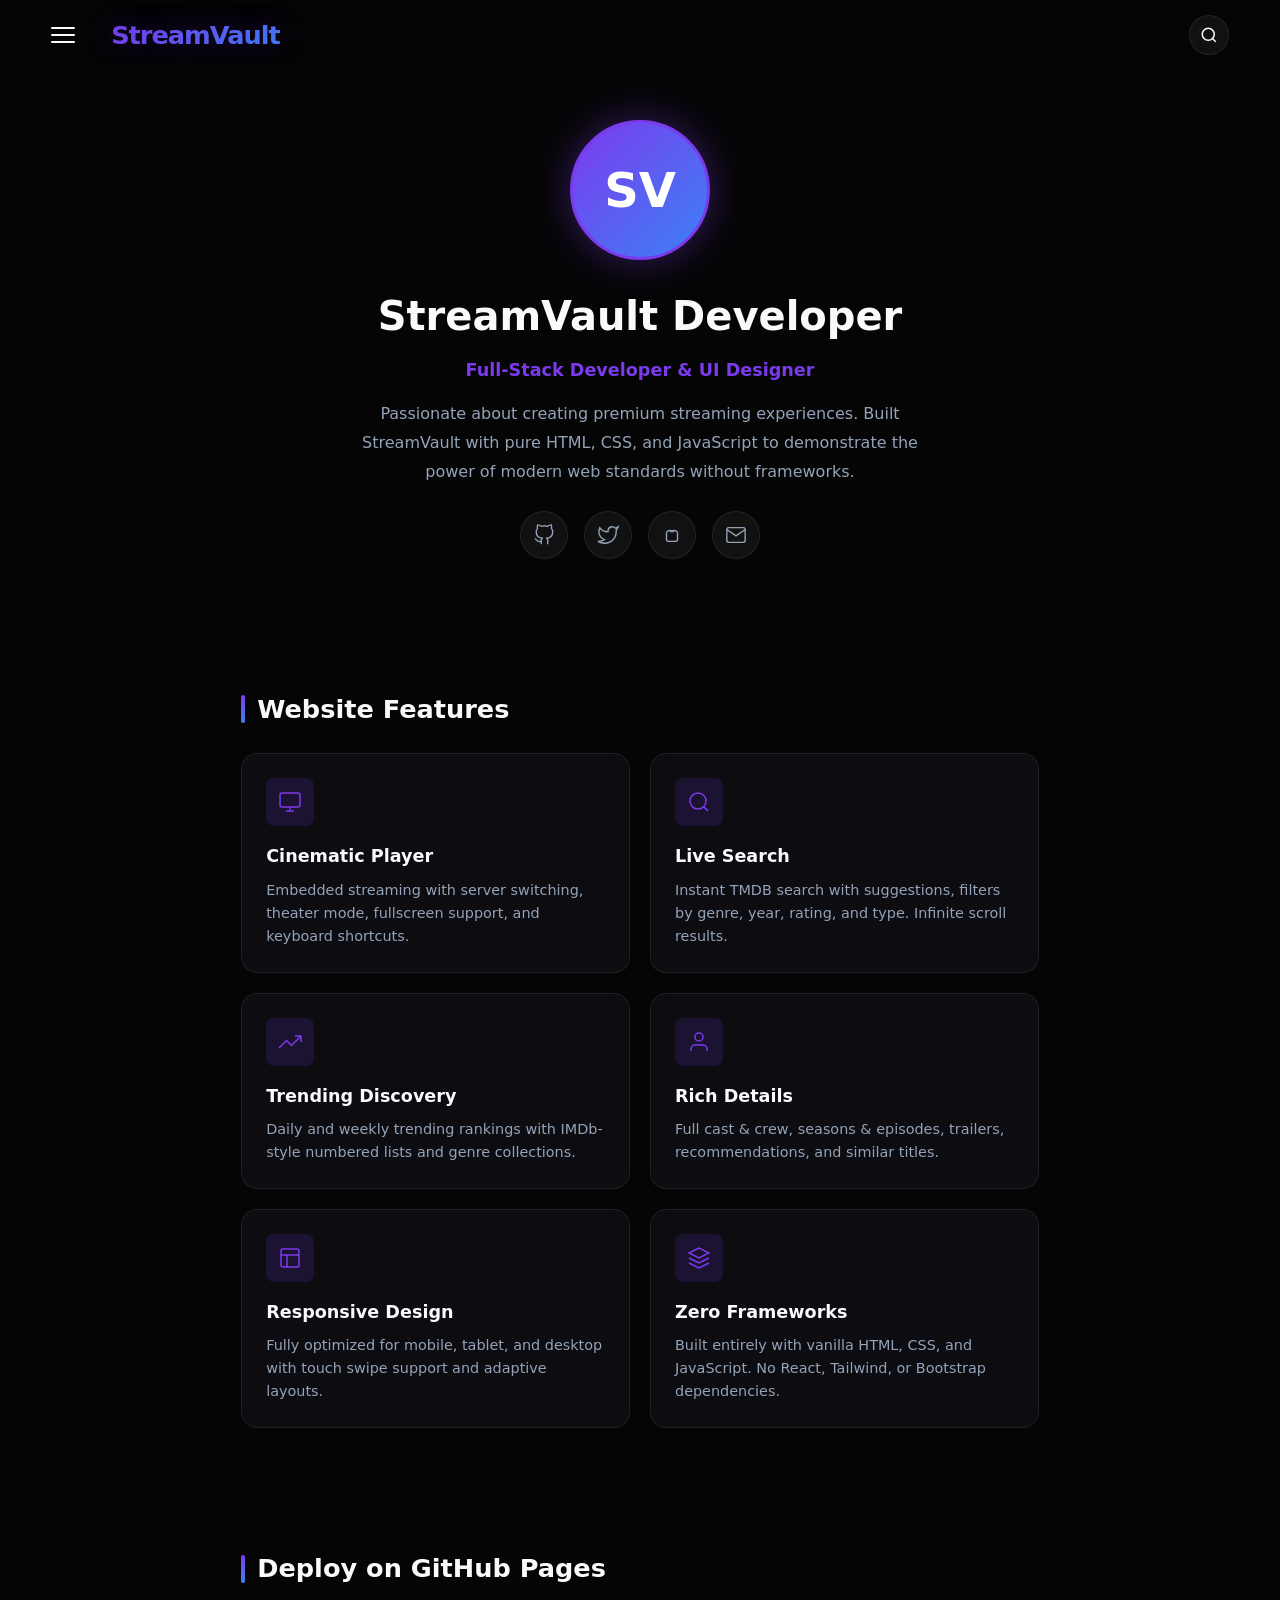
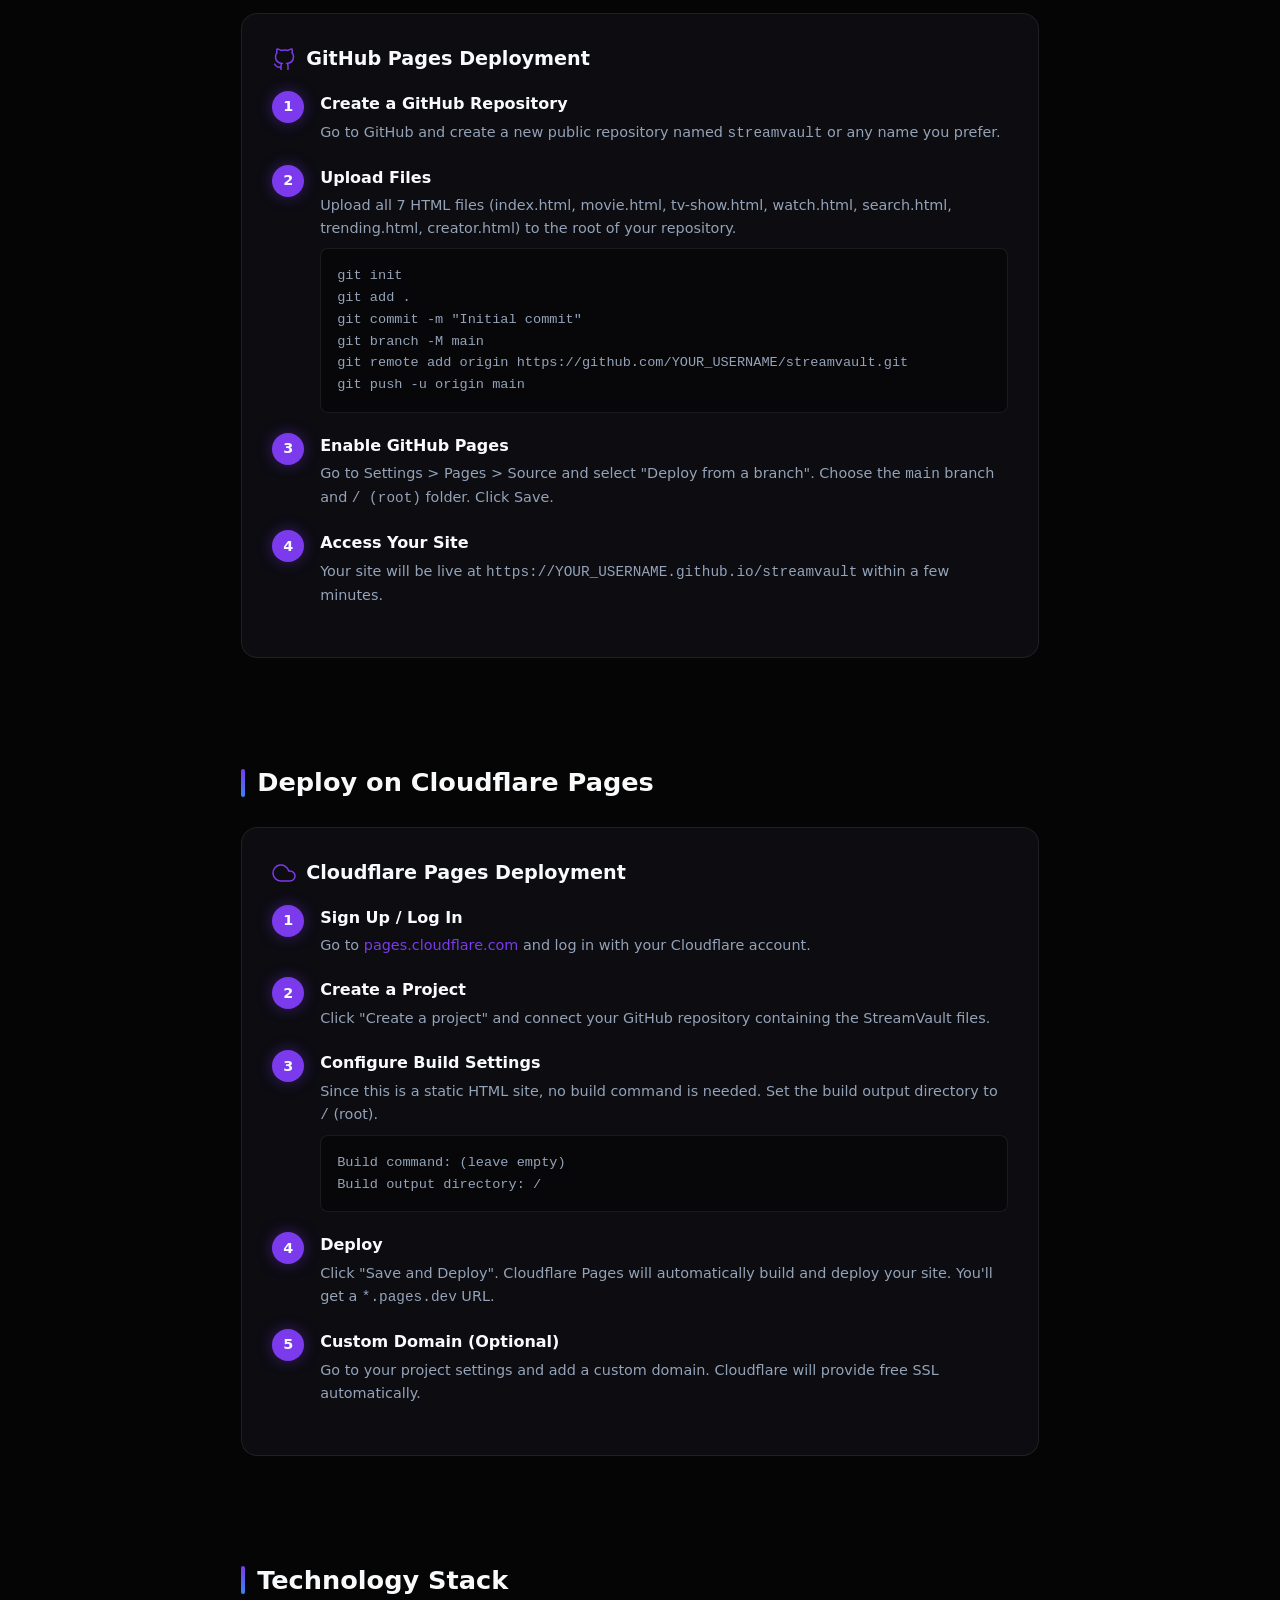
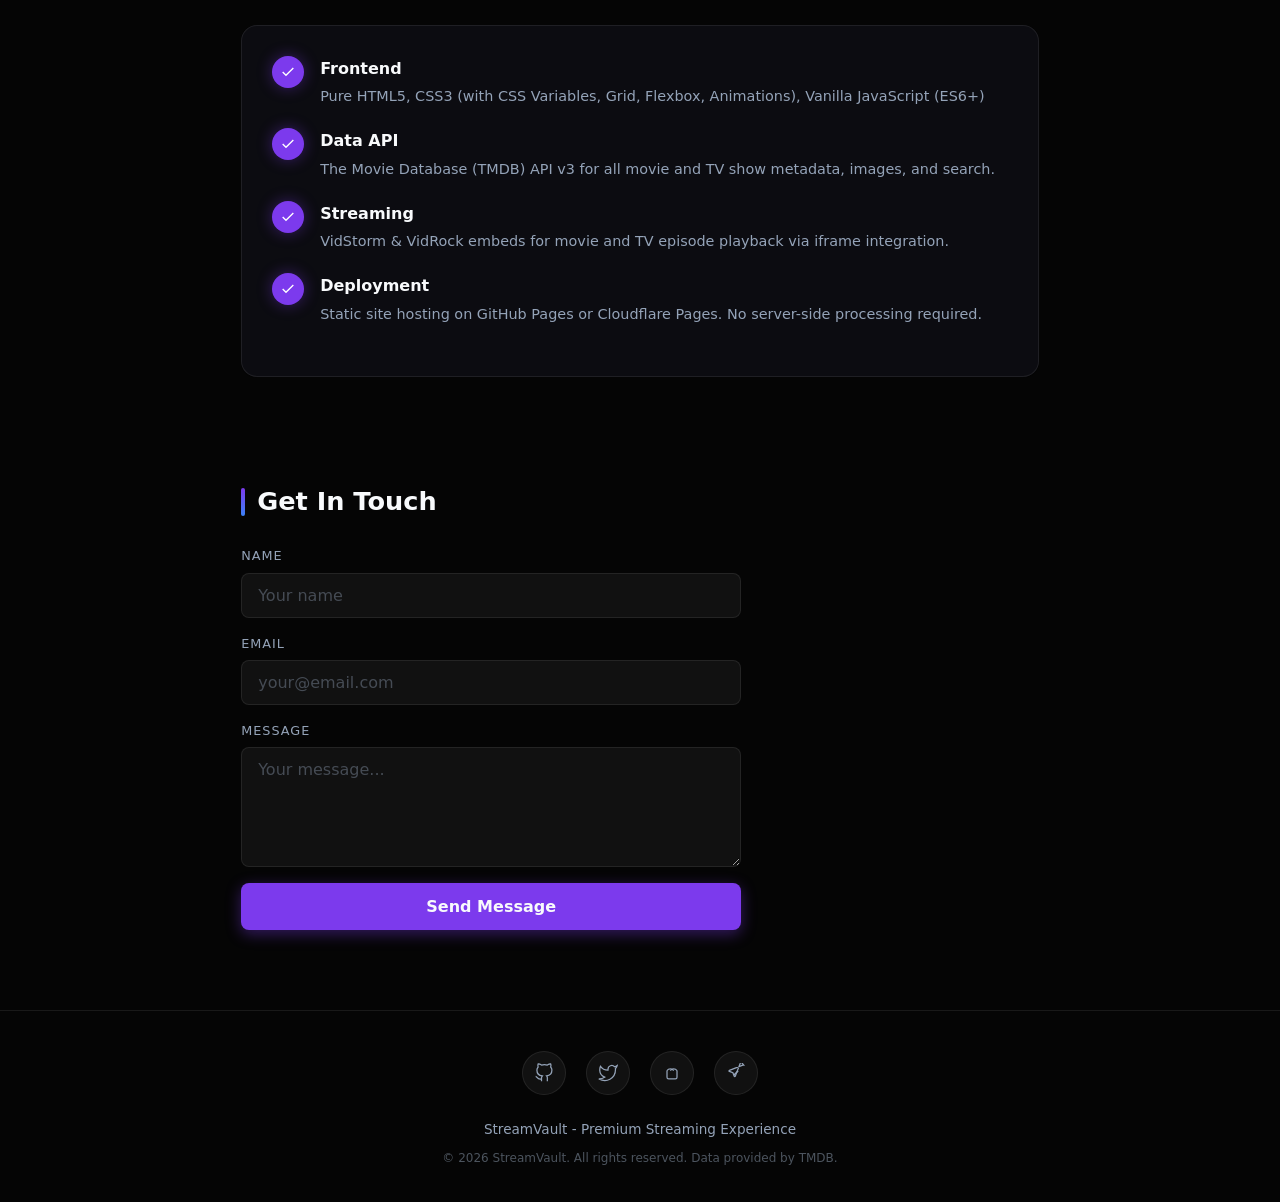
<file: creator.html>
<!DOCTYPE html>
<html lang="en">
<head>
    <meta charset="UTF-8">
    <meta name="viewport" content="width=device-width, initial-scale=1.0">
    <title>StreamVault - Creator Profile</title>
    <meta name="description" content="About the developer and deployment guides for StreamVault">
    <style>
        *,*::before,*::after{margin:0;padding:0;box-sizing:border-box}
        :root{
            --bg:#050505;--surface:#0a0a0a;--surface-glass:rgba(15,15,20,0.85);
            --primary:#7c3aed;--primary-glow:rgba(124,58,237,0.4);--accent:#3b82f6;
            --accent-glow:rgba(59,130,246,0.3);--text:#f8fafc;--text-muted:#94a3b8;
            --border:rgba(255,255,255,0.08);--radius:16px;--radius-sm:8px;
            --shadow:0 8px 32px rgba(0,0,0,0.6);--shadow-glow:0 0 40px var(--primary-glow);
            --transition:all 0.35s cubic-bezier(0.4,0,0.2,1);
        }
        html{scroll-behavior:smooth}
        body{font-family:'Segoe UI',system-ui,-apple-system,sans-serif;background:var(--bg);color:var(--text);line-height:1.6;overflow-x:hidden;-webkit-font-smoothing:antialiased}
        a{color:inherit;text-decoration:none}
        img{max-width:100%;display:block}
        button{border:none;background:none;cursor:pointer;font-family:inherit;color:inherit}
        ul{list-style:none}
        ::-webkit-scrollbar{width:6px}
        ::-webkit-scrollbar-track{background:transparent}
        ::-webkit-scrollbar-thumb{background:var(--primary);border-radius:3px}

        @keyframes fadeIn{from{opacity:0;transform:translateY(20px)}to{opacity:1;transform:translateY(0)}}
        @keyframes glowPulse{0%,100%{box-shadow:0 0 20px var(--primary-glow)}50%{box-shadow:0 0 40px var(--primary-glow),0 0 60px var(--accent-glow)}}
        .fade-in{animation:fadeIn 0.6s ease forwards}

        /* Header */
        .header{position:fixed;top:0;left:0;right:0;z-index:1000;background:linear-gradient(to bottom,rgba(5,5,5,0.95) 0%,rgba(5,5,5,0.7) 60%,transparent 100%);backdrop-filter:blur(20px);padding:0 4%;height:70px;display:flex;align-items:center;justify-content:space-between;transition:var(--transition)}
        .header.scrolled{background:rgba(5,5,5,0.98);box-shadow:0 4px 30px rgba(0,0,0,0.5)}
        .header-left,.header-right{display:flex;align-items:center;gap:20px}
        .menu-btn{width:40px;height:40px;display:flex;flex-direction:column;justify-content:center;gap:5px;cursor:pointer;z-index:1001}
        .menu-btn span{display:block;width:24px;height:2px;background:var(--text);border-radius:2px;transition:var(--transition)}
        .menu-btn.active span:nth-child(1){transform:rotate(45deg) translate(5px,5px)}
        .menu-btn.active span:nth-child(2){opacity:0}
        .menu-btn.active span:nth-child(3){transform:rotate(-45deg) translate(5px,-5px)}
        .logo{font-size:1.6rem;font-weight:800;letter-spacing:-1px;background:linear-gradient(135deg,var(--primary),var(--accent));-webkit-background-clip:text;-webkit-text-fill-color:transparent;text-shadow:0 0 30px var(--primary-glow)}
        .search-btn{width:40px;height:40px;border-radius:50%;display:flex;align-items:center;justify-content:center;background:rgba(255,255,255,0.05);border:1px solid var(--border);transition:var(--transition)}
        .search-btn:hover{background:rgba(124,58,237,0.2);border-color:var(--primary);box-shadow:0 0 20px var(--primary-glow)}
        .search-btn svg{width:18px;height:18px;stroke:var(--text);fill:none;stroke-width:2}

        /* Sidebar */
        .sidebar{position:fixed;top:0;left:0;width:280px;height:100vh;background:var(--surface-glass);backdrop-filter:blur(30px);border-right:1px solid var(--border);z-index:999;transform:translateX(-100%);transition:transform 0.4s cubic-bezier(0.4,0,0.2,1);padding:90px 24px 24px;overflow-y:auto}
        .sidebar.open{transform:translateX(0)}
        .sidebar-overlay{position:fixed;inset:0;background:rgba(0,0,0,0.7);z-index:998;opacity:0;pointer-events:none;transition:opacity 0.3s}
        .sidebar-overlay.active{opacity:1;pointer-events:auto}
        .sidebar h3{font-size:0.75rem;text-transform:uppercase;letter-spacing:2px;color:var(--text-muted);margin:24px 0 12px}
        .sidebar a{display:flex;align-items:center;gap:12px;padding:12px 16px;border-radius:var(--radius-sm);transition:var(--transition);font-size:0.95rem}
        .sidebar a:hover{background:rgba(124,58,237,0.15);color:var(--primary)}
        .sidebar a svg{width:20px;height:20px;stroke:currentColor;fill:none;stroke-width:1.5}

        /* Profile Hero */
        .profile-hero{padding:120px 4% 60px;text-align:center;max-width:800px;margin:0 auto}
        .profile-avatar{width:140px;height:140px;border-radius:50%;border:3px solid var(--primary);margin:0 auto 24px;box-shadow:0 0 40px var(--primary-glow);animation:glowPulse 3s infinite;background:linear-gradient(135deg,var(--primary),var(--accent));display:flex;align-items:center;justify-content:center;font-size:3rem;font-weight:800;color:#fff}
        .profile-name{font-size:2.5rem;font-weight:800;margin-bottom:8px}
        .profile-role{font-size:1.1rem;color:var(--primary);font-weight:600;margin-bottom:16px}
        .profile-bio{font-size:1rem;color:var(--text-muted);line-height:1.8;max-width:600px;margin:0 auto 24px}
        .profile-social{display:flex;justify-content:center;gap:16px;margin-bottom:30px}
        .profile-social a{width:48px;height:48px;border-radius:50%;background:rgba(255,255,255,0.05);border:1px solid var(--border);display:flex;align-items:center;justify-content:center;transition:var(--transition)}
        .profile-social a:hover{background:rgba(124,58,237,0.2);border-color:var(--primary);transform:translateY(-3px);box-shadow:0 0 20px var(--primary-glow)}
        .profile-social a svg{width:22px;height:22px;stroke:var(--text-muted);fill:none;stroke-width:1.5;transition:var(--transition)}
        .profile-social a:hover svg{stroke:var(--primary)}

        /* Sections */
        .creator-section{padding:40px 4%;max-width:900px;margin:0 auto}
        .section-title{font-size:1.6rem;font-weight:700;margin-bottom:24px;display:flex;align-items:center;gap:12px}
        .section-title::before{content:'';width:4px;height:28px;background:linear-gradient(to bottom,var(--primary),var(--accent));border-radius:2px}

        /* Features Grid */
        .features-grid{display:grid;grid-template-columns:repeat(auto-fill,minmax(260px,1fr));gap:20px;margin-bottom:40px}
        .feature-card{background:var(--surface-glass);border:1px solid var(--border);border-radius:var(--radius);padding:24px;transition:var(--transition);backdrop-filter:blur(10px)}
        .feature-card:hover{border-color:var(--primary);box-shadow:var(--shadow-glow);transform:translateY(-4px)}
        .feature-icon{width:48px;height:48px;border-radius:var(--radius-sm);background:rgba(124,58,237,0.15);display:flex;align-items:center;justify-content:center;margin-bottom:16px}
        .feature-icon svg{width:24px;height:24px;stroke:var(--primary);fill:none;stroke-width:1.5}
        .feature-title{font-size:1.1rem;font-weight:700;margin-bottom:8px}
        .feature-desc{font-size:0.9rem;color:var(--text-muted);line-height:1.6}

        /* Deployment Guide */
        .guide-card{background:var(--surface-glass);border:1px solid var(--border);border-radius:var(--radius);padding:30px;margin-bottom:24px;backdrop-filter:blur(10px)}
        .guide-card h3{font-size:1.2rem;font-weight:700;margin-bottom:16px;display:flex;align-items:center;gap:10px}
        .guide-card h3 svg{width:24px;height:24px;stroke:var(--primary);fill:none;stroke-width:1.5}
        .guide-step{display:flex;gap:16px;margin-bottom:20px}
        .step-num{width:32px;height:32px;border-radius:50%;background:var(--primary);display:flex;align-items:center;justify-content:center;font-weight:700;font-size:0.9rem;flex-shrink:0;box-shadow:0 0 15px var(--primary-glow)}
        .step-content{flex:1}
        .step-title{font-weight:600;margin-bottom:4px}
        .step-desc{font-size:0.9rem;color:var(--text-muted);line-height:1.6}
        .code-block{background:rgba(0,0,0,0.4);border:1px solid var(--border);border-radius:var(--radius-sm);padding:16px;font-family:'Fira Code','Consolas',monospace;font-size:0.85rem;color:var(--text-muted);overflow-x:auto;margin-top:8px;white-space:pre-wrap;word-break:break-all}
        .code-block code{color:#a5b4fc}

        /* Contact */
        .contact-form{display:grid;gap:16px;max-width:500px}
        .form-group{display:flex;flex-direction:column;gap:6px}
        .form-label{font-size:0.8rem;text-transform:uppercase;letter-spacing:1px;color:var(--text-muted)}
        .form-input{padding:12px 16px;background:rgba(255,255,255,0.05);border:1px solid var(--border);border-radius:var(--radius-sm);color:var(--text);font-size:1rem;outline:none;transition:var(--transition);font-family:inherit}
        .form-input:focus{border-color:var(--primary);box-shadow:0 0 15px var(--primary-glow)}
        .form-input::placeholder{color:rgba(148,163,184,0.4)}
        .form-textarea{min-height:120px;resize:vertical}
        .submit-btn{padding:14px 32px;background:var(--primary);border-radius:var(--radius-sm);font-weight:700;font-size:1rem;transition:var(--transition);box-shadow:0 4px 15px var(--primary-glow);cursor:pointer}
        .submit-btn:hover{background:#6d28d9;transform:translateY(-2px)}

        /* Footer */
        .footer{padding:40px 4%;text-align:center;border-top:1px solid var(--border);margin-top:40px}
        .social-links{display:flex;justify-content:center;gap:20px;margin-bottom:24px}
        .social-links a{width:44px;height:44px;border-radius:50%;background:rgba(255,255,255,0.05);border:1px solid var(--border);display:flex;align-items:center;justify-content:center;transition:var(--transition)}
        .social-links a:hover{background:rgba(124,58,237,0.2);border-color:var(--primary);transform:translateY(-3px);box-shadow:0 0 20px var(--primary-glow)}
        .social-links a svg{width:20px;height:20px;stroke:var(--text-muted);fill:none;stroke-width:1.5;transition:var(--transition)}
        .social-links a:hover svg{stroke:var(--primary)}
        .footer-credits{font-size:0.85rem;color:var(--text-muted);margin-bottom:8px}
        .footer-copy{font-size:0.75rem;color:rgba(148,163,184,0.5)}

        @media(max-width:768px){
            .header{height:60px}
            .logo{font-size:1.3rem}
            .profile-name{font-size:2rem}
            .features-grid{grid-template-columns:1fr}
            .guide-step{flex-direction:column;gap:8px}
            .sidebar{width:260px}
        }
    </style>
<base target="_blank">
</head>
<body>
    <header class="header" id="header">
        <div class="header-left">
            <div class="menu-btn" id="menuBtn" onclick="toggleSidebar()"><span></span><span></span><span></span></div>
            <a href="index.html" class="logo">StreamVault</a>
        </div>
        <div class="header-right">
            <a href="search.html" class="search-btn" aria-label="Search">
                <svg viewBox="0 0 24 24"><circle cx="11" cy="11" r="8"/><line x1="21" y1="21" x2="16.65" y2="16.65"/></svg>
            </a>
        </div>
    </header>

    <div class="sidebar-overlay" id="sidebarOverlay" onclick="toggleSidebar()"></div>
    <nav class="sidebar" id="sidebar">
        <h3>Discover</h3>
        <a href="index.html"><svg viewBox="0 0 24 24"><path d="M3 9l9-7 9 7v11a2 2 0 0 1-2 2H5a2 2 0 0 1-2-2z"/><polyline points="9 22 9 12 15 12 15 22"/></svg>Home</a>
        <a href="trending.html"><svg viewBox="0 0 24 24"><polyline points="23 6 13.5 15.5 8.5 10.5 1 18"/><polyline points="17 6 23 6 23 12"/></svg>Trending</a>
        <a href="search.html"><svg viewBox="0 0 24 24"><circle cx="11" cy="11" r="8"/><line x1="21" y1="21" x2="16.65" y2="16.65"/></svg>Search</a>
        <h3>Movies</h3>
        <a href="search.html?type=movie&sort=popular"><svg viewBox="0 0 24 24"><rect x="2" y="2" width="20" height="20" rx="2.18" ry="2.18"/><line x1="7" y1="2" x2="7" y2="22"/><line x1="17" y1="2" x2="17" y2="22"/><line x1="2" y1="12" x2="22" y2="12"/><line x1="2" y1="7" x2="7" y2="7"/><line x1="2" y1="17" x2="7" y2="17"/><line x1="17" y1="17" x2="22" y2="17"/><line x1="17" y1="7" x2="22" y2="7"/></svg>Popular Movies</a>
        <a href="search.html?type=movie&sort=top_rated"><svg viewBox="0 0 24 24"><polygon points="12 2 15.09 8.26 22 9.27 17 14.14 18.18 21.02 12 17.77 5.82 21.02 7 14.14 2 9.27 8.91 8.26 12 2"/></svg>Top Rated</a>
        <h3>TV Shows</h3>
        <a href="search.html?type=tv&sort=popular"><svg viewBox="0 0 24 24"><rect x="2" y="7" width="20" height="15" rx="2" ry="2"/><polyline points="17 2 12 7 7 2"/></svg>Popular TV</a>
        <a href="search.html?type=tv&sort=top_rated"><svg viewBox="0 0 24 24"><polygon points="12 2 15.09 8.26 22 9.27 17 14.14 18.18 21.02 12 17.77 5.82 21.02 7 14.14 2 9.27 8.91 8.26 12 2"/></svg>Top Rated TV</a>
        <h3>Info</h3>
        <a href="creator.html"><svg viewBox="0 0 24 24"><path d="M20 21v-2a4 4 0 0 0-4-4H8a4 4 0 0 0-4 4v2"/><circle cx="12" cy="7" r="4"/></svg>Creator</a>
    </nav>

    <!-- Profile Hero -->
    <section class="profile-hero fade-in">
        <div class="profile-avatar">SV</div>
        <h1 class="profile-name">StreamVault Developer</h1>
        <p class="profile-role">Full-Stack Developer & UI Designer</p>
        <p class="profile-bio">Passionate about creating premium streaming experiences. Built StreamVault with pure HTML, CSS, and JavaScript to demonstrate the power of modern web standards without frameworks.</p>
        <div class="profile-social">
            <a href="https://github.com" target="_blank" aria-label="GitHub"><svg viewBox="0 0 24 24"><path d="M9 19c-5 1.5-5-2.5-7-3m14 6v-3.87a3.37 3.37 0 0 0-.94-2.61c3.14-.35 6.44-1.54 6.44-7A5.44 5.44 0 0 0 20 4.77 5.07 5.07 0 0 0 19.91 1S18.73.65 16 2.48a13.38 13.38 0 0 0-7 0C6.27.65 5.09 1 5.09 1A5.07 5.07 0 0 0 5 4.77a5.44 5.44 0 0 0-1.5 3.78c0 5.42 3.3 6.61 6.44 7A3.37 3.37 0 0 0 9 18.13V22"/></svg></a>
            <a href="https://twitter.com" target="_blank" aria-label="Twitter"><svg viewBox="0 0 24 24"><path d="M23 3a10.9 10.9 0 0 1-3.14 1.53 4.48 4.48 0 0 0-7.86 3v1A10.66 10.66 0 0 1 3 4s-4 9 5 13a11.64 11.64 0 0 1-7 2c9 5 20 0 20-11.5a4.5 4.5 0 0 0-.08-.83A7.72 7.72 0 0 0 23 3z"/></svg></a>
            <a href="https://discord.com" target="_blank" aria-label="Discord"><svg viewBox="0 0 24 24"><path d="M18 9a5 5 0 0 0-4-2 5 5 0 0 0-4 2"/><path d="M6 9a5 5 0 0 1 4-2 5 5 0 0 1 4 2"/><path d="M6 9v8a2 2 0 0 0 2 2h8a2 2 0 0 0 2-2V9"/><path d="M12 11v.01"/></svg></a>
            <a href="mailto:contact@streamvault.dev" aria-label="Email"><svg viewBox="0 0 24 24"><path d="M4 4h16c1.1 0 2 .9 2 2v12c0 1.1-.9 2-2 2H4c-1.1 0-2-.9-2-2V6c0-1.1.9-2 2-2z"/><polyline points="22,6 12,13 2,6"/></svg></a>
        </div>
    </section>

    <!-- Features -->
    <section class="creator-section">
        <h2 class="section-title">Website Features</h2>
        <div class="features-grid">
            <div class="feature-card fade-in">
                <div class="feature-icon"><svg viewBox="0 0 24 24"><rect x="2" y="3" width="20" height="14" rx="2" ry="2"/><line x1="8" y1="21" x2="16" y2="21"/><line x1="12" y1="17" x2="12" y2="21"/></svg></div>
                <div class="feature-title">Cinematic Player</div>
                <div class="feature-desc">Embedded streaming with server switching, theater mode, fullscreen support, and keyboard shortcuts.</div>
            </div>
            <div class="feature-card fade-in">
                <div class="feature-icon"><svg viewBox="0 0 24 24"><circle cx="11" cy="11" r="8"/><line x1="21" y1="21" x2="16.65" y2="16.65"/></svg></div>
                <div class="feature-title">Live Search</div>
                <div class="feature-desc">Instant TMDB search with suggestions, filters by genre, year, rating, and type. Infinite scroll results.</div>
            </div>
            <div class="feature-card fade-in">
                <div class="feature-icon"><svg viewBox="0 0 24 24"><polyline points="23 6 13.5 15.5 8.5 10.5 1 18"/><polyline points="17 6 23 6 23 12"/></svg></div>
                <div class="feature-title">Trending Discovery</div>
                <div class="feature-desc">Daily and weekly trending rankings with IMDb-style numbered lists and genre collections.</div>
            </div>
            <div class="feature-card fade-in">
                <div class="feature-icon"><svg viewBox="0 0 24 24"><path d="M20 21v-2a4 4 0 0 0-4-4H8a4 4 0 0 0-4 4v2"/><circle cx="12" cy="7" r="4"/></svg></div>
                <div class="feature-title">Rich Details</div>
                <div class="feature-desc">Full cast & crew, seasons & episodes, trailers, recommendations, and similar titles.</div>
            </div>
            <div class="feature-card fade-in">
                <div class="feature-icon"><svg viewBox="0 0 24 24"><rect x="3" y="3" width="18" height="18" rx="2" ry="2"/><line x1="3" y1="9" x2="21" y2="9"/><line x1="9" y1="21" x2="9" y2="9"/></svg></div>
                <div class="feature-title">Responsive Design</div>
                <div class="feature-desc">Fully optimized for mobile, tablet, and desktop with touch swipe support and adaptive layouts.</div>
            </div>
            <div class="feature-card fade-in">
                <div class="feature-icon"><svg viewBox="0 0 24 24"><path d="M12 2L2 7l10 5 10-5-10-5z"/><path d="M2 17l10 5 10-5"/><path d="M2 12l10 5 10-5"/></svg></div>
                <div class="feature-title">Zero Frameworks</div>
                <div class="feature-desc">Built entirely with vanilla HTML, CSS, and JavaScript. No React, Tailwind, or Bootstrap dependencies.</div>
            </div>
        </div>
    </section>

    <!-- GitHub Pages Deploy -->
    <section class="creator-section">
        <h2 class="section-title">Deploy on GitHub Pages</h2>
        <div class="guide-card">
            <h3><svg viewBox="0 0 24 24"><path d="M9 19c-5 1.5-5-2.5-7-3m14 6v-3.87a3.37 3.37 0 0 0-.94-2.61c3.14-.35 6.44-1.54 6.44-7A5.44 5.44 0 0 0 20 4.77 5.07 5.07 0 0 0 19.91 1S18.73.65 16 2.48a13.38 13.38 0 0 0-7 0C6.27.65 5.09 1 5.09 1A5.07 5.07 0 0 0 5 4.77a5.44 5.44 0 0 0-1.5 3.78c0 5.42 3.3 6.61 6.44 7A3.37 3.37 0 0 0 9 18.13V22"/></svg>GitHub Pages Deployment</h3>
            <div class="guide-step">
                <div class="step-num">1</div>
                <div class="step-content">
                    <div class="step-title">Create a GitHub Repository</div>
                    <div class="step-desc">Go to GitHub and create a new public repository named <code>streamvault</code> or any name you prefer.</div>
                </div>
            </div>
            <div class="guide-step">
                <div class="step-num">2</div>
                <div class="step-content">
                    <div class="step-title">Upload Files</div>
                    <div class="step-desc">Upload all 7 HTML files (index.html, movie.html, tv-show.html, watch.html, search.html, trending.html, creator.html) to the root of your repository.</div>
                    <div class="code-block">git init
git add .
git commit -m "Initial commit"
git branch -M main
git remote add origin https://github.com/YOUR_USERNAME/streamvault.git
git push -u origin main</div>
                </div>
            </div>
            <div class="guide-step">
                <div class="step-num">3</div>
                <div class="step-content">
                    <div class="step-title">Enable GitHub Pages</div>
                    <div class="step-desc">Go to Settings > Pages > Source and select "Deploy from a branch". Choose the <code>main</code> branch and <code>/ (root)</code> folder. Click Save.</div>
                </div>
            </div>
            <div class="guide-step">
                <div class="step-num">4</div>
                <div class="step-content">
                    <div class="step-title">Access Your Site</div>
                    <div class="step-desc">Your site will be live at <code>https://YOUR_USERNAME.github.io/streamvault</code> within a few minutes.</div>
                </div>
            </div>
        </div>
    </section>

    <!-- Cloudflare Pages Deploy -->
    <section class="creator-section">
        <h2 class="section-title">Deploy on Cloudflare Pages</h2>
        <div class="guide-card">
            <h3><svg viewBox="0 0 24 24"><path d="M18 10h-1.26A8 8 0 1 0 9 20h9a5 5 0 0 0 0-10z"/></svg>Cloudflare Pages Deployment</h3>
            <div class="guide-step">
                <div class="step-num">1</div>
                <div class="step-content">
                    <div class="step-title">Sign Up / Log In</div>
                    <div class="step-desc">Go to <a href="https://pages.cloudflare.com" target="_blank" style="color:var(--primary)">pages.cloudflare.com</a> and log in with your Cloudflare account.</div>
                </div>
            </div>
            <div class="guide-step">
                <div class="step-num">2</div>
                <div class="step-content">
                    <div class="step-title">Create a Project</div>
                    <div class="step-desc">Click "Create a project" and connect your GitHub repository containing the StreamVault files.</div>
                </div>
            </div>
            <div class="guide-step">
                <div class="step-num">3</div>
                <div class="step-content">
                    <div class="step-title">Configure Build Settings</div>
                    <div class="step-desc">Since this is a static HTML site, no build command is needed. Set the build output directory to <code>/</code> (root).</div>
                    <div class="code-block">Build command: (leave empty)
Build output directory: /</div>
                </div>
            </div>
            <div class="guide-step">
                <div class="step-num">4</div>
                <div class="step-content">
                    <div class="step-title">Deploy</div>
                    <div class="step-desc">Click "Save and Deploy". Cloudflare Pages will automatically build and deploy your site. You'll get a <code>*.pages.dev</code> URL.</div>
                </div>
            </div>
            <div class="guide-step">
                <div class="step-num">5</div>
                <div class="step-content">
                    <div class="step-title">Custom Domain (Optional)</div>
                    <div class="step-desc">Go to your project settings and add a custom domain. Cloudflare will provide free SSL automatically.</div>
                </div>
            </div>
        </div>
    </section>

    <!-- Tech Stack -->
    <section class="creator-section">
        <h2 class="section-title">Technology Stack</h2>
        <div class="guide-card">
            <div class="guide-step">
                <div class="step-num"><svg viewBox="0 0 24 24" width="16" height="16" stroke="#fff" fill="none" stroke-width="2"><polyline points="20 6 9 17 4 12"/></svg></div>
                <div class="step-content">
                    <div class="step-title">Frontend</div>
                    <div class="step-desc">Pure HTML5, CSS3 (with CSS Variables, Grid, Flexbox, Animations), Vanilla JavaScript (ES6+)</div>
                </div>
            </div>
            <div class="guide-step">
                <div class="step-num"><svg viewBox="0 0 24 24" width="16" height="16" stroke="#fff" fill="none" stroke-width="2"><polyline points="20 6 9 17 4 12"/></svg></div>
                <div class="step-content">
                    <div class="step-title">Data API</div>
                    <div class="step-desc">The Movie Database (TMDB) API v3 for all movie and TV show metadata, images, and search.</div>
                </div>
            </div>
            <div class="guide-step">
                <div class="step-num"><svg viewBox="0 0 24 24" width="16" height="16" stroke="#fff" fill="none" stroke-width="2"><polyline points="20 6 9 17 4 12"/></svg></div>
                <div class="step-content">
                    <div class="step-title">Streaming</div>
                    <div class="step-desc">VidStorm & VidRock embeds for movie and TV episode playback via iframe integration.</div>
                </div>
            </div>
            <div class="guide-step">
                <div class="step-num"><svg viewBox="0 0 24 24" width="16" height="16" stroke="#fff" fill="none" stroke-width="2"><polyline points="20 6 9 17 4 12"/></svg></div>
                <div class="step-content">
                    <div class="step-title">Deployment</div>
                    <div class="step-desc">Static site hosting on GitHub Pages or Cloudflare Pages. No server-side processing required.</div>
                </div>
            </div>
        </div>
    </section>

    <!-- Contact -->
    <section class="creator-section">
        <h2 class="section-title">Get In Touch</h2>
        <form class="contact-form" onsubmit="event.preventDefault();alert('Thank you for your message! This is a demo form.');">
            <div class="form-group">
                <label class="form-label">Name</label>
                <input type="text" class="form-input" placeholder="Your name" required>
            </div>
            <div class="form-group">
                <label class="form-label">Email</label>
                <input type="email" class="form-input" placeholder="your@email.com" required>
            </div>
            <div class="form-group">
                <label class="form-label">Message</label>
                <textarea class="form-input form-textarea" placeholder="Your message..." required></textarea>
            </div>
            <button type="submit" class="submit-btn">Send Message</button>
        </form>
    </section>

    <footer class="footer">
        <div class="social-links">
            <a href="https://github.com" target="_blank"><svg viewBox="0 0 24 24"><path d="M9 19c-5 1.5-5-2.5-7-3m14 6v-3.87a3.37 3.37 0 0 0-.94-2.61c3.14-.35 6.44-1.54 6.44-7A5.44 5.44 0 0 0 20 4.77 5.07 5.07 0 0 0 19.91 1S18.73.65 16 2.48a13.38 13.38 0 0 0-7 0C6.27.65 5.09 1 5.09 1A5.07 5.07 0 0 0 5 4.77a5.44 5.44 0 0 0-1.5 3.78c0 5.42 3.3 6.61 6.44 7A3.37 3.37 0 0 0 9 18.13V22"/></svg></a>
            <a href="https://twitter.com" target="_blank"><svg viewBox="0 0 24 24"><path d="M23 3a10.9 10.9 0 0 1-3.14 1.53 4.48 4.48 0 0 0-7.86 3v1A10.66 10.66 0 0 1 3 4s-4 9 5 13a11.64 11.64 0 0 1-7 2c9 5 20 0 20-11.5a4.5 4.5 0 0 0-.08-.83A7.72 7.72 0 0 0 23 3z"/></svg></a>
            <a href="https://discord.com" target="_blank"><svg viewBox="0 0 24 24"><path d="M18 9a5 5 0 0 0-4-2 5 5 0 0 0-4 2"/><path d="M6 9a5 5 0 0 1 4-2 5 5 0 0 1 4 2"/><path d="M6 9v8a2 2 0 0 0 2 2h8a2 2 0 0 0 2-2V9"/><path d="M12 11v.01"/></svg></a>
            <a href="https://telegram.org" target="_blank"><svg viewBox="0 0 24 24"><path d="M21.198 2.433a2.242 2.242 0 0 0-1.022.215l-16.09 6.2c-.66.253-.66.994-.003 1.248l4.192 1.588 1.588 4.192c.254.657.995.657 1.248.003l6.2-16.09a2.242 2.242 0 0 0-1.113-3.356z"/><path d="m9.5 14.5 5-5"/><path d="m14.5 9.5-5 5"/></svg></a>
        </div>
        <div class="footer-credits">StreamVault - Premium Streaming Experience</div>
        <div class="footer-copy">&copy; 2026 StreamVault. All rights reserved. Data provided by TMDB.</div>
    </footer>

    <script>
    function toggleSidebar(){document.getElementById('sidebar').classList.toggle('open');document.getElementById('sidebarOverlay').classList.toggle('active');document.getElementById('menuBtn').classList.toggle('active')}
    window.addEventListener('scroll',()=>{document.getElementById('header').classList.toggle('scrolled',window.scrollY>50)});
    document.addEventListener('keydown',e=>{if(e.key==='Escape'){document.getElementById('sidebar').classList.remove('open');document.getElementById('sidebarOverlay').classList.remove('active');document.getElementById('menuBtn').classList.remove('active')}});
    </script>
</body>
</html>
</file>
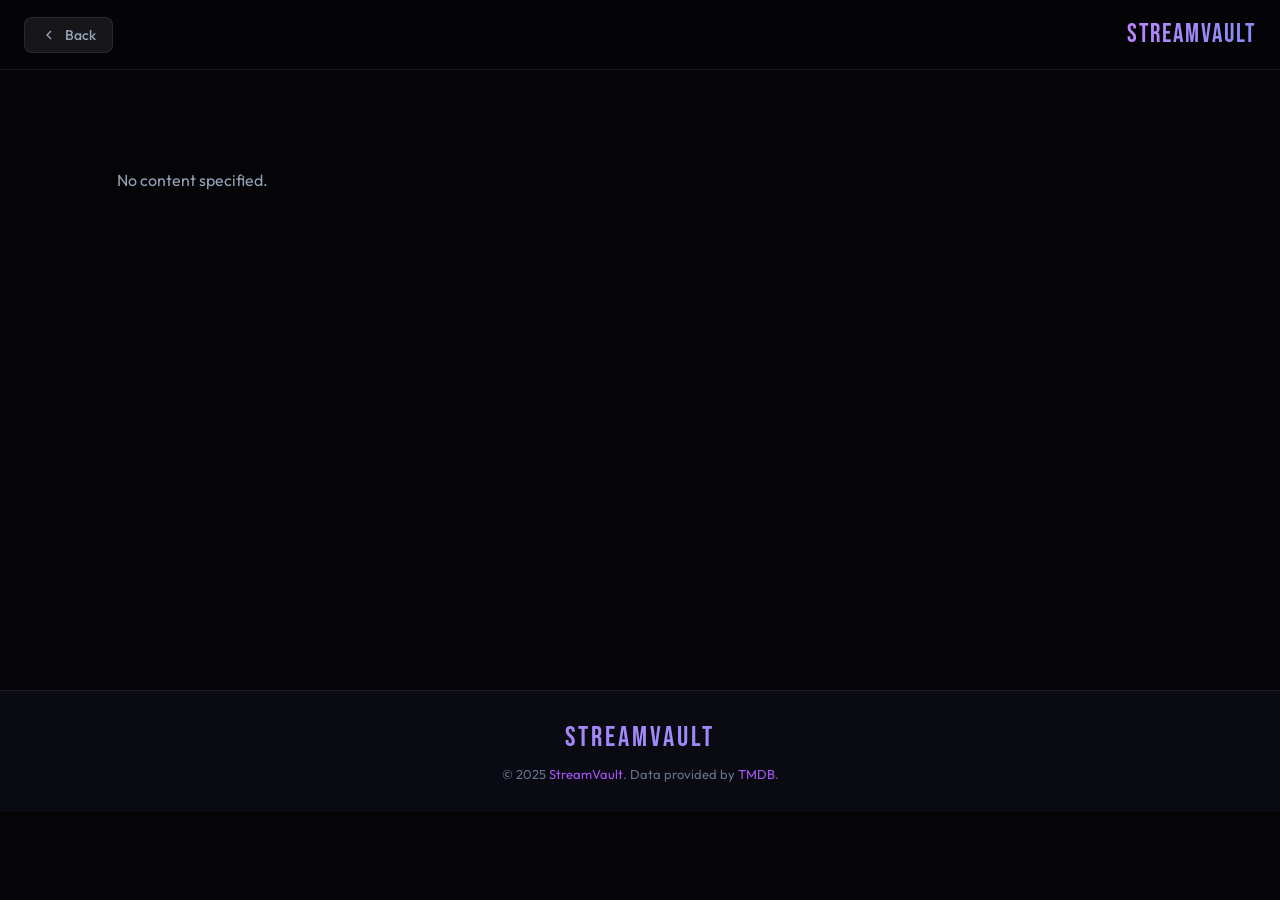
<file: info.html>
<!DOCTYPE html>
<html lang="en">
<head>
<meta charset="UTF-8">
<meta name="viewport" content="width=device-width, initial-scale=1.0">
<title>StreamVault — Details</title>
<meta name="description" content="View movie and TV show details, cast, trailers and more.">
<link rel="preconnect" href="https://fonts.googleapis.com">
<link rel="preconnect" href="https://fonts.gstatic.com" crossorigin>
<link href="https://fonts.googleapis.com/css2?family=Bebas+Neue&family=Outfit:wght@300;400;500;600;700&display=swap" rel="stylesheet">
<style>
:root {
  --bg: #050508; --bg2: #0a0a12; --bg3: #0f0f1a;
  --glass: rgba(255,255,255,0.04); --glass2: rgba(255,255,255,0.08);
  --border: rgba(255,255,255,0.08);
  --purple: #7c3aed; --purple2: #a855f7; --blue: #2563eb;
  --neon: #c084fc; --neon2: #818cf8;
  --text: #f1f5f9; --text2: #94a3b8; --text3: #64748b;
  --gold: #fbbf24; --red: #ef4444; --green: #22c55e;
  --radius: 12px; --radius2: 20px;
  --shadow: 0 8px 32px rgba(0,0,0,0.6);
  --transition: all 0.3s cubic-bezier(0.4,0,0.2,1);
}
*, *::before, *::after { box-sizing: border-box; margin: 0; padding: 0; }
html { scroll-behavior: smooth; }
body { background: var(--bg); color: var(--text); font-family: 'Outfit', sans-serif; overflow-x: hidden; }
img { display: block; max-width: 100%; }
a { color: inherit; text-decoration: none; }
button { cursor: pointer; border: none; background: none; font-family: inherit; }
::-webkit-scrollbar { width: 6px; }
::-webkit-scrollbar-track { background: var(--bg2); }
::-webkit-scrollbar-thumb { background: var(--purple); border-radius: 3px; }

/* HEADER */
#header {
  position: fixed; top: 0; left: 0; right: 0; z-index: 1000;
  height: 70px; display: flex; align-items: center;
  padding: 0 24px; gap: 16px;
  background: rgba(5,5,8,0.85);
  backdrop-filter: blur(20px);
  border-bottom: 1px solid var(--border);
}
.header-logo {
  font-family: 'Bebas Neue', sans-serif; font-size: 26px; letter-spacing: 2px;
  background: linear-gradient(135deg, var(--neon), var(--neon2));
  -webkit-background-clip: text; -webkit-text-fill-color: transparent; background-clip: text;
}
.header-back {
  display: flex; align-items: center; gap: 8px;
  color: var(--text2); font-size: 14px; font-weight: 500;
  padding: 8px 16px; border-radius: 8px;
  background: var(--glass2); border: 1px solid var(--border);
  transition: var(--transition);
}
.header-back:hover { color: var(--text); background: var(--glass2); }
.header-back svg { width: 16px; height: 16px; }
.header-spacer { flex: 1; }

/* HERO */
#detail-hero {
  position: relative; width: 100%;
  min-height: 70vh; padding-top: 70px;
  overflow: hidden;
}
.detail-backdrop {
  position: absolute; inset: 0;
  background-size: cover; background-position: center top;
  filter: blur(0px);
}
.detail-backdrop-overlay {
  position: absolute; inset: 0;
  background: linear-gradient(to right, rgba(5,5,8,1) 0%, rgba(5,5,8,0.85) 40%, rgba(5,5,8,0.5) 70%, rgba(5,5,8,0.3) 100%),
  linear-gradient(to top, var(--bg) 0%, transparent 60%);
}
.detail-content {
  position: relative; z-index: 10;
  display: flex; gap: 40px; align-items: flex-start;
  padding: 60px 6% 80px;
  max-width: 1400px; margin: 0 auto;
}
.detail-poster-wrap {
  flex-shrink: 0;
  width: 280px;
}
.detail-poster {
  width: 100%; aspect-ratio: 2/3;
  object-fit: cover; border-radius: 16px;
  border: 2px solid var(--border);
  box-shadow: 0 20px 60px rgba(0,0,0,0.6), 0 0 30px rgba(124,58,237,0.2);
}
.detail-info { flex: 1; min-width: 0; }
.detail-badges { display: flex; gap: 8px; flex-wrap: wrap; margin-bottom: 16px; }
.detail-badge {
  padding: 4px 12px; border-radius: 20px;
  font-size: 12px; font-weight: 600;
}
.badge-type { background: rgba(124,58,237,0.3); color: var(--neon); border: 1px solid rgba(192,132,252,0.3); }
.badge-year { background: var(--glass2); color: var(--text2); border: 1px solid var(--border); }
.badge-runtime { background: var(--glass2); color: var(--text2); border: 1px solid var(--border); }
.detail-title {
  font-family: 'Bebas Neue', sans-serif;
  font-size: clamp(32px, 5vw, 72px);
  line-height: 1; letter-spacing: 2px;
  margin-bottom: 16px;
}
.detail-tagline { font-size: 16px; color: var(--purple2); font-style: italic; margin-bottom: 20px; }
.detail-meta {
  display: flex; gap: 24px; flex-wrap: wrap; margin-bottom: 20px;
}
.detail-meta-item { display: flex; align-items: center; gap: 6px; font-size: 14px; color: var(--text2); }
.detail-meta-item svg { width: 16px; height: 16px; color: var(--purple2); }
.detail-rating-big {
  display: flex; align-items: center; gap: 8px;
  margin-bottom: 20px;
}
.rating-stars { display: flex; gap: 4px; }
.rating-num {
  font-size: 36px; font-weight: 700; color: var(--gold);
  font-family: 'Bebas Neue', sans-serif; letter-spacing: 1px;
}
.rating-max { color: var(--text3); font-size: 18px; align-self: flex-end; margin-bottom: 4px; }
.detail-genres { display: flex; gap: 8px; flex-wrap: wrap; margin-bottom: 24px; }
.genre-tag {
  padding: 6px 16px; border-radius: 20px;
  font-size: 13px; font-weight: 500;
  background: var(--glass2); border: 1px solid var(--border);
  color: var(--text2); transition: var(--transition);
}
.genre-tag:hover { background: rgba(124,58,237,0.3); color: var(--neon); border-color: var(--purple); }
.detail-overview { font-size: 15px; color: var(--text2); line-height: 1.8; margin-bottom: 32px; }
.detail-actions { display: flex; gap: 12px; flex-wrap: wrap; margin-bottom: 40px; }
.btn-primary {
  display: flex; align-items: center; gap: 8px;
  padding: 14px 28px; border-radius: var(--radius);
  font-size: 15px; font-weight: 600;
  background: linear-gradient(135deg, var(--purple), var(--blue));
  color: white; box-shadow: 0 4px 20px rgba(124,58,237,0.4);
  transition: var(--transition);
}
.btn-primary:hover { transform: translateY(-2px); box-shadow: 0 8px 30px rgba(124,58,237,0.6); }
.btn-secondary {
  display: flex; align-items: center; gap: 8px;
  padding: 14px 28px; border-radius: var(--radius);
  font-size: 15px; font-weight: 600;
  background: var(--glass2); border: 1px solid var(--border);
  backdrop-filter: blur(10px); transition: var(--transition);
}
.btn-secondary:hover { background: rgba(255,255,255,0.12); transform: translateY(-2px); }
.btn-primary svg, .btn-secondary svg { width: 20px; height: 20px; }

/* MAIN BELOW HERO */
main { max-width: 1400px; margin: 0 auto; padding: 0 6% 60px; }

/* CAST SECTION */
.section-title {
  font-family: 'Bebas Neue', sans-serif; font-size: 24px;
  letter-spacing: 1.5px; margin-bottom: 20px;
  display: flex; align-items: center; gap: 10px;
}
.section-title::before {
  content: ''; width: 4px; height: 22px; border-radius: 2px;
  background: linear-gradient(to bottom, var(--purple2), var(--neon2));
}
.cast-slider { display: flex; gap: 16px; overflow-x: auto; padding-bottom: 12px; }
.cast-slider::-webkit-scrollbar { height: 4px; }
.cast-card {
  flex: 0 0 120px; text-align: center;
  transition: var(--transition);
}
.cast-card:hover { transform: translateY(-4px); }
.cast-photo {
  width: 80px; height: 80px; border-radius: 50%;
  object-fit: cover; margin: 0 auto 8px;
  border: 2px solid var(--border); background: var(--bg3);
  transition: var(--transition);
}
.cast-card:hover .cast-photo { border-color: var(--purple2); }
.cast-name { font-size: 12px; font-weight: 600; color: var(--text); }
.cast-char { font-size: 11px; color: var(--text3); margin-top: 2px; }

/* SEASONS */
.seasons-wrap { margin-bottom: 48px; }
.season-tabs { display: flex; gap: 8px; flex-wrap: wrap; margin-bottom: 20px; }
.season-tab {
  padding: 8px 20px; border-radius: 20px;
  font-size: 14px; font-weight: 500;
  background: var(--glass2); border: 1px solid var(--border);
  color: var(--text2); transition: var(--transition); cursor: pointer;
}
.season-tab.active { background: var(--purple); border-color: var(--purple); color: white; }
.season-tab:hover:not(.active) { background: var(--glass2); color: var(--text); }
.episodes-grid {
  display: grid; grid-template-columns: repeat(auto-fill, minmax(280px, 1fr));
  gap: 16px;
}
.episode-card {
  background: var(--bg3); border: 1px solid var(--border);
  border-radius: var(--radius); padding: 16px;
  display: flex; gap: 16px; align-items: flex-start;
  cursor: pointer; transition: var(--transition);
}
.episode-card:hover { border-color: var(--purple); background: var(--glass); transform: translateY(-2px); }
.ep-num {
  font-family: 'Bebas Neue', sans-serif; font-size: 28px;
  color: var(--purple2); line-height: 1; flex-shrink: 0; width: 40px;
}
.ep-info {}
.ep-title { font-size: 14px; font-weight: 600; margin-bottom: 4px; }
.ep-date { font-size: 12px; color: var(--text3); }

/* RECOMMENDATIONS SLIDER */
.rec-slider-wrap { position: relative; }
.rec-slider { display: flex; gap: 14px; overflow-x: auto; padding-bottom: 12px; }
.rec-slider::-webkit-scrollbar { height: 4px; }
.rec-card {
  flex: 0 0 160px; cursor: pointer;
  transition: var(--transition);
}
.rec-card:hover { transform: scale(1.05) translateY(-4px); }
.rec-poster {
  width: 160px; aspect-ratio: 2/3;
  object-fit: cover; border-radius: var(--radius);
  border: 1px solid var(--border); background: var(--bg3);
  transition: var(--transition);
}
.rec-card:hover .rec-poster { border-color: var(--purple); }
.rec-title { font-size: 12px; font-weight: 600; margin-top: 8px; }
.rec-year { font-size: 11px; color: var(--text3); }

/* TRAILER MODAL */
#trailer-modal {
  position: fixed; inset: 0; z-index: 3000;
  background: rgba(0,0,0,0.9);
  backdrop-filter: blur(8px);
  display: none; align-items: center; justify-content: center;
}
#trailer-modal.active { display: flex; }
.trailer-inner {
  width: 90%; max-width: 900px;
  position: relative;
}
.trailer-close {
  position: absolute; top: -44px; right: 0;
  width: 36px; height: 36px;
  display: flex; align-items: center; justify-content: center;
  border-radius: 8px; background: var(--glass2);
  border: 1px solid var(--border); color: var(--text);
  transition: var(--transition);
}
.trailer-close:hover { background: var(--red); }
.trailer-close svg { width: 18px; height: 18px; }
.trailer-frame {
  aspect-ratio: 16/9; width: 100%;
  border-radius: var(--radius2); overflow: hidden;
  border: 2px solid var(--border);
}
.trailer-frame iframe { width: 100%; height: 100%; border: none; }

/* SKELETON */
.skeleton {
  background: linear-gradient(90deg, var(--bg3) 25%, var(--bg2) 50%, var(--bg3) 75%);
  background-size: 200% 100%;
  animation: shimmer 1.5s infinite;
  border-radius: var(--radius);
}
@keyframes shimmer { 0% { background-position: 200% 0; } 100% { background-position: -200% 0; } }

section + section { margin-top: 48px; }

/* RESPONSIVE */
@media (max-width: 768px) {
  .detail-content { flex-direction: column; padding: 30px 20px 60px; }
  .detail-poster-wrap { width: 180px; margin: 0 auto; }
  .detail-info { width: 100%; }
  main { padding: 0 20px 60px; }
}
</style>
</head>
<body>

<div id="trailer-modal">
  <div class="trailer-inner">
    <button class="trailer-close" onclick="closeTrailer()">
      <svg viewBox="0 0 24 24" fill="none" stroke="currentColor" stroke-width="2"><line x1="18" y1="6" x2="6" y2="18"/><line x1="6" y1="6" x2="18" y2="18"/></svg>
    </button>
    <div class="trailer-frame"><iframe id="trailer-iframe" allowfullscreen></iframe></div>
  </div>
</div>

<header id="header">
  <a href="index.html" class="header-back">
    <svg viewBox="0 0 24 24" fill="none" stroke="currentColor" stroke-width="2"><polyline points="15 18 9 12 15 6"/></svg>
    Back
  </a>
  <div class="header-spacer"></div>
  <a href="index.html" class="header-logo">StreamVault</a>
</header>

<section id="detail-hero">
  <div class="detail-backdrop" id="detail-backdrop"></div>
  <div class="detail-backdrop-overlay"></div>
  <div class="detail-content" id="detail-content">
    <div style="color:var(--text2);padding:40px">Loading…</div>
  </div>
</section>

<main id="main-detail"></main>

<footer style="background:var(--bg2);border-top:1px solid var(--border);padding:30px 24px;text-align:center;">
  <div style="font-family:'Bebas Neue',sans-serif;font-size:28px;letter-spacing:3px;background:linear-gradient(135deg,var(--neon),var(--neon2));-webkit-background-clip:text;-webkit-text-fill-color:transparent;background-clip:text;margin-bottom:12px;">StreamVault</div>
  <p style="font-size:13px;color:var(--text3);">© 2025 <span style="color:var(--purple2)">StreamVault</span>. Data provided by <span style="color:var(--purple2)">TMDB</span>.</p>
</footer>

<script>
const TMDB_KEY = "e10da2e2cbb23ea7ebfb64c3a188b64a";
const TMDB_BASE = "https://api.themoviedb.org/3";
const IMG_BASE = "https://image.tmdb.org/t/p/";

async function tmdbFetch(endpoint, retries = 3) {
  for (let i = 0; i < retries; i++) {
    try {
      const controller = new AbortController();
      const timeout = setTimeout(() => controller.abort(), 10000);
      const res = await fetch(`${TMDB_BASE}${endpoint}&api_key=${TMDB_KEY}`, { signal: controller.signal });
      clearTimeout(timeout);
      if (!res.ok) throw new Error(`HTTP ${res.status}`);
      return await res.json();
    } catch (e) {
      if (i === retries - 1) throw e;
      await new Promise(r => setTimeout(r, 1000 * (i + 1)));
    }
  }
}

function imgUrl(path, size = 'w500') {
  return path ? `${IMG_BASE}${size}${path}` : 'https://via.placeholder.com/300x450/0f0f1a/7c3aed?text=No+Image';
}
function getRating(r) { return r ? r.toFixed(1) : 'N/A'; }
function getYear(d) { return d ? d.slice(0, 4) : ''; }
function truncate(str, n) { return str && str.length > n ? str.slice(0, n) + '…' : (str || ''); }

const params = new URLSearchParams(window.location.search);
const MEDIA_ID = params.get('id');
const MEDIA_TYPE = params.get('type') || 'movie';

let trailerKey = null;
let currentSeason = 1;
let tvData = null;

function openTrailer() {
  if (!trailerKey) return;
  document.getElementById('trailer-iframe').src = `https://www.youtube.com/embed/${trailerKey}?autoplay=1`;
  document.getElementById('trailer-modal').classList.add('active');
}
function closeTrailer() {
  document.getElementById('trailer-iframe').src = '';
  document.getElementById('trailer-modal').classList.remove('active');
}
document.addEventListener('keydown', e => { if (e.key === 'Escape') closeTrailer(); });
document.getElementById('trailer-modal').addEventListener('click', e => { if (e.target === document.getElementById('trailer-modal')) closeTrailer(); });

async function loadDetail() {
  if (!MEDIA_ID) { document.getElementById('detail-content').innerHTML = '<div style="color:var(--text2);padding:40px">No content specified.</div>'; return; }

  try {
    const [detail, credits, videos, recommendations] = await Promise.allSettled([
      tmdbFetch(`/${MEDIA_TYPE}/${MEDIA_ID}?append_to_response=genres,`),
      tmdbFetch(`/${MEDIA_TYPE}/${MEDIA_ID}/credits?`),
      tmdbFetch(`/${MEDIA_TYPE}/${MEDIA_ID}/videos?`),
      tmdbFetch(`/${MEDIA_TYPE}/${MEDIA_ID}/recommendations?`)
    ]);

    const d = detail.value;
    if (!d) throw new Error('No data');

    // Title
    const title = d.title || d.name || 'Unknown';
    document.title = `${title} — StreamVault`;

    // Backdrop
    if (d.backdrop_path) {
      document.getElementById('detail-backdrop').style.backgroundImage = `url('${imgUrl(d.backdrop_path, 'original')}')`;
    }

    // Videos
    const vids = videos.value?.results || [];
    const trailer = vids.find(v => v.type === 'Trailer' && v.site === 'YouTube') || vids.find(v => v.site === 'YouTube');
    trailerKey = trailer?.key || null;

    // Rating stars
    const rating = d.vote_average || 0;
    const stars = Array(5).fill(0).map((_, i) => {
      const filled = rating / 2 > i + 0.5;
      return `<svg viewBox="0 0 24 24" width="18" height="18" fill="${filled ? '#fbbf24' : '#334155'}"><polygon points="12 2 15.09 8.26 22 9.27 17 14.14 18.18 21.02 12 17.77 5.82 21.02 7 14.14 2 9.27 8.91 8.26 12 2"/></svg>`;
    }).join('');

    // Genres
    const genres = (d.genres || []).map(g => `<span class="genre-tag">${g.name}</span>`).join('');

    // Runtime / seasons
    let runtimeStr = '';
    if (MEDIA_TYPE === 'movie' && d.runtime) runtimeStr = `${Math.floor(d.runtime/60)}h ${d.runtime%60}m`;
    if (MEDIA_TYPE === 'tv' && d.number_of_seasons) runtimeStr = `${d.number_of_seasons} Season${d.number_of_seasons > 1 ? 's' : ''}`;

    // Cast
    const cast = (credits.value?.cast || []).slice(0, 20);

    // Build hero
    document.getElementById('detail-content').innerHTML = `
      <div class="detail-poster-wrap">
        <img class="detail-poster" src="${imgUrl(d.poster_path,'w500')}" alt="${title}" onerror="this.src='https://via.placeholder.com/300x450/0f0f1a/7c3aed?text=No+Image'">
      </div>
      <div class="detail-info">
        <div class="detail-badges">
          <span class="detail-badge badge-type">${MEDIA_TYPE === 'tv' ? 'TV Show' : 'Movie'}</span>
          <span class="detail-badge badge-year">${getYear(d.release_date || d.first_air_date)}</span>
          ${runtimeStr ? `<span class="detail-badge badge-runtime">${runtimeStr}</span>` : ''}
          <span class="detail-badge badge-year">HD</span>
        </div>
        <h1 class="detail-title">${title}</h1>
        ${d.tagline ? `<p class="detail-tagline">"${d.tagline}"</p>` : ''}
        <div class="detail-rating-big">
          <div class="rating-stars">${stars}</div>
          <span class="rating-num">${getRating(d.vote_average)}</span>
          <span class="rating-max">/10</span>
        </div>
        <div class="detail-genres">${genres}</div>
        <p class="detail-overview">${d.overview || 'No overview available.'}</p>
        <div class="detail-actions">
          <a href="watch.html?id=${MEDIA_ID}&type=${MEDIA_TYPE}" class="btn-primary">
            <svg viewBox="0 0 24 24" fill="currentColor"><polygon points="5 3 19 12 5 21 5 3"/></svg>
            Watch Now
          </a>
          ${trailerKey ? `<button class="btn-secondary" onclick="openTrailer()">
            <svg viewBox="0 0 24 24" fill="none" stroke="currentColor" stroke-width="2"><polygon points="23 7 16 12 23 17 23 7"/><rect x="1" y="5" width="15" height="14" rx="2" ry="2"/></svg>
            Watch Trailer
          </button>` : ''}
        </div>
      </div>`;

    // Build main sections
    const main = document.getElementById('main-detail');
    let html = '';

    // Cast
    if (cast.length) {
      html += `<section>
        <h2 class="section-title">Cast</h2>
        <div class="cast-slider">
          ${cast.map(c => `
            <div class="cast-card">
              <img class="cast-photo" src="${imgUrl(c.profile_path,'w185')}" alt="${c.name}" loading="lazy" onerror="this.src='https://via.placeholder.com/80x80/0f0f1a/7c3aed?text=?'">
              <div class="cast-name">${truncate(c.name, 16)}</div>
              <div class="cast-char">${truncate(c.character, 18)}</div>
            </div>`).join('')}
        </div>
      </section>`;
    }

    // TV Seasons
    if (MEDIA_TYPE === 'tv' && d.number_of_seasons) {
      tvData = d;
      const seasons = Array.from({ length: d.number_of_seasons }, (_, i) => i + 1);
      html += `<section class="seasons-wrap" id="seasons-section">
        <h2 class="section-title">Seasons & Episodes</h2>
        <div class="season-tabs">
          ${seasons.map(s => `<button class="season-tab${s===1?' active':''}" onclick="loadEpisodes(${s})" data-season="${s}">Season ${s}</button>`).join('')}
        </div>
        <div class="episodes-grid" id="episodes-grid">
          <div style="color:var(--text2)">Loading episodes…</div>
        </div>
      </section>`;
    }

    // Recommendations
    const recs = (recommendations.value?.results || []).slice(0, 20);
    if (recs.length) {
      html += `<section>
        <h2 class="section-title">You May Also Like</h2>
        <div class="rec-slider">
          ${recs.map(r => `
            <div class="rec-card" onclick="window.location.href='info.html?id=${r.id}&type=${MEDIA_TYPE}'">
              <img class="rec-poster" src="${imgUrl(r.poster_path,'w342')}" alt="${r.title||r.name}" loading="lazy" onerror="this.src='https://via.placeholder.com/160x240/0f0f1a/7c3aed?text=?'">
              <div class="rec-title">${truncate(r.title||r.name, 20)}</div>
              <div class="rec-year">${getYear(r.release_date||r.first_air_date)} · ⭐ ${getRating(r.vote_average)}</div>
            </div>`).join('')}
        </div>
      </section>`;
    }

    main.innerHTML = html;

    // Load first season episodes if TV
    if (MEDIA_TYPE === 'tv' && d.number_of_seasons) {
      loadEpisodes(1);
    }

  } catch (e) {
    console.error('Detail error:', e);
    document.getElementById('detail-content').innerHTML = `<div style="color:var(--text2);padding:40px">Failed to load content. <a href="index.html" style="color:var(--purple2)">Go Home</a></div>`;
  }
}

async function loadEpisodes(seasonNum) {
  currentSeason = seasonNum;
  // Update tabs
  document.querySelectorAll('.season-tab').forEach(t => {
    t.classList.toggle('active', parseInt(t.dataset.season) === seasonNum);
  });
  const grid = document.getElementById('episodes-grid');
  if (!grid) return;
  grid.innerHTML = '<div style="color:var(--text2)">Loading…</div>';
  try {
    const data = await tmdbFetch(`/tv/${MEDIA_ID}/season/${seasonNum}?`);
    const eps = data.episodes || [];
    if (!eps.length) { grid.innerHTML = '<div style="color:var(--text2)">No episodes found.</div>'; return; }
    grid.innerHTML = eps.map(ep => `
      <div class="episode-card" onclick="window.location.href='watch.html?id=${MEDIA_ID}&type=tv&season=${seasonNum}&episode=${ep.episode_number}'">
        <div class="ep-num">E${String(ep.episode_number).padStart(2,'0')}</div>
        <div class="ep-info">
          <div class="ep-title">${ep.name || `Episode ${ep.episode_number}`}</div>
          <div class="ep-date">${ep.air_date || ''} ${ep.runtime ? `· ${ep.runtime}m` : ''}</div>
        </div>
      </div>`).join('');
  } catch {
    grid.innerHTML = '<div style="color:var(--text2)">Failed to load episodes.</div>';
  }
}

loadDetail();
</script>
</body>
</html>
</file>
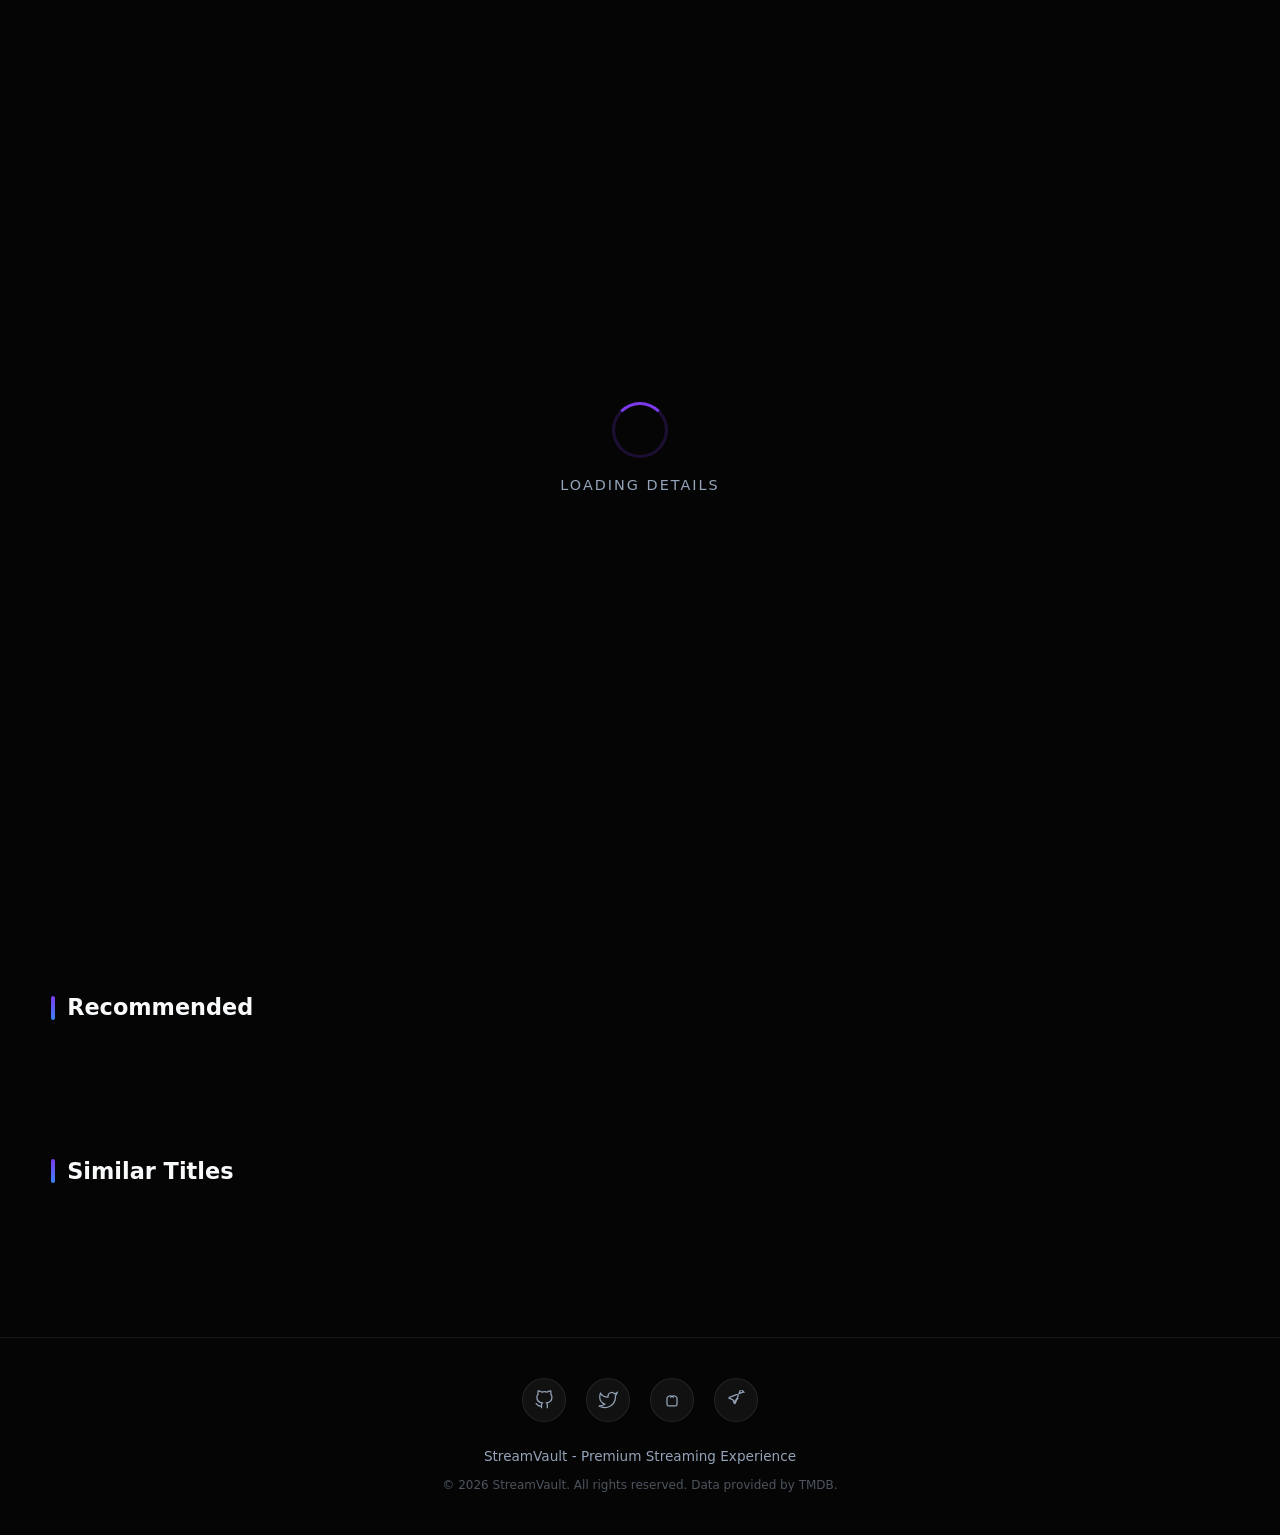
<file: movie.html>
<!DOCTYPE html>
<html lang="en">
<head>
    <meta charset="UTF-8">
    <meta name="viewport" content="width=device-width, initial-scale=1.0">
    <title>StreamVault - Details</title>
    <meta name="description" content="Movie and TV show details on StreamVault">
    <link rel="preconnect" href="https://api.themoviedb.org">
    <link rel="preconnect" href="https://image.tmdb.org">
    <style>
        *,*::before,*::after{margin:0;padding:0;box-sizing:border-box}
        :root{
            --bg:#050505;--surface:#0a0a0a;--surface-glass:rgba(15,15,20,0.85);
            --primary:#7c3aed;--primary-glow:rgba(124,58,237,0.4);--accent:#3b82f6;
            --accent-glow:rgba(59,130,246,0.3);--text:#f8fafc;--text-muted:#94a3b8;
            --border:rgba(255,255,255,0.08);--radius:16px;--radius-sm:8px;
            --shadow:0 8px 32px rgba(0,0,0,0.6);--shadow-glow:0 0 40px var(--primary-glow);
            --transition:all 0.35s cubic-bezier(0.4,0,0.2,1);
        }
        html{scroll-behavior:smooth}
        body{font-family:'Segoe UI',system-ui,-apple-system,sans-serif;background:var(--bg);color:var(--text);line-height:1.6;overflow-x:hidden;-webkit-font-smoothing:antialiased}
        a{color:inherit;text-decoration:none}
        img{max-width:100%;display:block}
        button{border:none;background:none;cursor:pointer;font-family:inherit;color:inherit}
        ul{list-style:none}
        ::-webkit-scrollbar{width:6px;height:6px}
        ::-webkit-scrollbar-track{background:transparent}
        ::-webkit-scrollbar-thumb{background:var(--primary);border-radius:3px}

        @keyframes fadeIn{from{opacity:0;transform:translateY(20px)}to{opacity:1;transform:translateY(0)}}
        @keyframes fadeInScale{from{opacity:0;transform:scale(0.95)}to{opacity:1;transform:scale(1)}}
        @keyframes skeleton{0%{background-position:-200% 0}100%{background-position:200% 0}}
        @keyframes spin{to{transform:rotate(360deg)}}
        .fade-in{animation:fadeIn 0.6s ease forwards}
        .skeleton{background:linear-gradient(90deg,#1a1a2e 25%,#252540 50%,#1a1a2e 75%);background-size:200% 100%;animation:skeleton 1.5s infinite;border-radius:var(--radius-sm)}

        /* Header */
        .header{position:fixed;top:0;left:0;right:0;z-index:1000;background:linear-gradient(to bottom,rgba(5,5,5,0.95) 0%,rgba(5,5,5,0.7) 60%,transparent 100%);backdrop-filter:blur(20px);padding:0 4%;height:70px;display:flex;align-items:center;justify-content:space-between;transition:var(--transition)}
        .header.scrolled{background:rgba(5,5,5,0.98);box-shadow:0 4px 30px rgba(0,0,0,0.5)}
        .header-left,.header-right{display:flex;align-items:center;gap:20px}
        .menu-btn{width:40px;height:40px;display:flex;flex-direction:column;justify-content:center;gap:5px;cursor:pointer;z-index:1001}
        .menu-btn span{display:block;width:24px;height:2px;background:var(--text);border-radius:2px;transition:var(--transition)}
        .menu-btn.active span:nth-child(1){transform:rotate(45deg) translate(5px,5px)}
        .menu-btn.active span:nth-child(2){opacity:0}
        .menu-btn.active span:nth-child(3){transform:rotate(-45deg) translate(5px,-5px)}
        .logo{font-size:1.6rem;font-weight:800;letter-spacing:-1px;background:linear-gradient(135deg,var(--primary),var(--accent));-webkit-background-clip:text;-webkit-text-fill-color:transparent;text-shadow:0 0 30px var(--primary-glow)}
        .search-btn{width:40px;height:40px;border-radius:50%;display:flex;align-items:center;justify-content:center;background:rgba(255,255,255,0.05);border:1px solid var(--border);transition:var(--transition)}
        .search-btn:hover{background:rgba(124,58,237,0.2);border-color:var(--primary);box-shadow:0 0 20px var(--primary-glow)}
        .search-btn svg{width:18px;height:18px;stroke:var(--text);fill:none;stroke-width:2}

        /* Sidebar */
        .sidebar{position:fixed;top:0;left:0;width:280px;height:100vh;background:var(--surface-glass);backdrop-filter:blur(30px);border-right:1px solid var(--border);z-index:999;transform:translateX(-100%);transition:transform 0.4s cubic-bezier(0.4,0,0.2,1);padding:90px 24px 24px;overflow-y:auto}
        .sidebar.open{transform:translateX(0)}
        .sidebar-overlay{position:fixed;inset:0;background:rgba(0,0,0,0.7);z-index:998;opacity:0;pointer-events:none;transition:opacity 0.3s}
        .sidebar-overlay.active{opacity:1;pointer-events:auto}
        .sidebar h3{font-size:0.75rem;text-transform:uppercase;letter-spacing:2px;color:var(--text-muted);margin:24px 0 12px}
        .sidebar a{display:flex;align-items:center;gap:12px;padding:12px 16px;border-radius:var(--radius-sm);transition:var(--transition);font-size:0.95rem}
        .sidebar a:hover{background:rgba(124,58,237,0.15);color:var(--primary)}
        .sidebar a svg{width:20px;height:20px;stroke:currentColor;fill:none;stroke-width:1.5}

        /* Search Overlay */
        .search-overlay{position:fixed;inset:0;background:rgba(5,5,5,0.95);backdrop-filter:blur(20px);z-index:1002;opacity:0;pointer-events:none;transition:opacity 0.4s;display:flex;flex-direction:column;align-items:center;padding-top:120px}
        .search-overlay.active{opacity:1;pointer-events:auto}
        .search-box{width:90%;max-width:700px;position:relative}
        .search-box input{width:100%;padding:20px 60px 20px 24px;font-size:1.2rem;background:rgba(255,255,255,0.05);border:2px solid var(--border);border-radius:var(--radius);color:var(--text);outline:none;transition:var(--transition)}
        .search-box input:focus{border-color:var(--primary);box-shadow:0 0 30px var(--primary-glow)}
        .search-box button{position:absolute;right:16px;top:50%;transform:translateY(-50%);padding:8px 16px;background:var(--primary);border-radius:var(--radius-sm);font-weight:600;transition:var(--transition)}
        .search-box button:hover{background:#6d28d9;transform:translateY(-50%) scale(1.05)}
        .search-suggestions{width:90%;max-width:700px;margin-top:16px;max-height:400px;overflow-y:auto}
        .search-suggestion{display:flex;align-items:center;gap:16px;padding:12px 16px;border-radius:var(--radius-sm);cursor:pointer;transition:var(--transition)}
        .search-suggestion:hover{background:rgba(124,58,237,0.15)}
        .search-suggestion img{width:48px;height:72px;object-fit:cover;border-radius:6px}
        .search-suggestion .sugg-info{flex:1}
        .search-suggestion .sugg-title{font-weight:600;font-size:0.95rem}
        .search-suggestion .sugg-meta{font-size:0.8rem;color:var(--text-muted)}
        .search-close{position:absolute;top:24px;right:24px;width:48px;height:48px;border-radius:50%;background:rgba(255,255,255,0.05);border:1px solid var(--border);display:flex;align-items:center;justify-content:center;transition:var(--transition)}
        .search-close:hover{background:rgba(239,68,68,0.2);border-color:#ef4444}
        .search-close svg{width:20px;height:20px;stroke:var(--text);fill:none;stroke-width:2}

        /* Hero Backdrop */
        .detail-hero{position:relative;width:100%;min-height:70vh;overflow:hidden}
        .detail-hero-bg{position:absolute;inset:0;background-size:cover;background-position:center top}
        .detail-hero-overlay{position:absolute;inset:0;background:linear-gradient(to top,var(--bg) 0%,rgba(5,5,5,0.7) 50%,rgba(5,5,5,0.4) 100%)}
        .detail-hero-vignette{position:absolute;inset:0;background:linear-gradient(to right,var(--bg) 0%,transparent 25%,transparent 75%,var(--bg) 100%);opacity:0.5}
        .detail-content{position:relative;z-index:2;padding:120px 4% 60px;display:flex;gap:40px;align-items:flex-end;max-width:1400px;margin:0 auto}
        .detail-poster{flex:0 0 300px;border-radius:var(--radius);overflow:hidden;box-shadow:var(--shadow-glow),var(--shadow);transition:var(--transition)}
        .detail-poster:hover{transform:translateY(-8px) scale(1.02)}
        .detail-poster img{width:100%;aspect-ratio:2/3;object-fit:cover}
        .detail-info{flex:1;min-width:0}
        .detail-badge{display:inline-flex;align-items:center;gap:8px;padding:6px 14px;background:rgba(124,58,237,0.2);border:1px solid var(--primary);border-radius:20px;font-size:0.8rem;font-weight:600;color:var(--primary);margin-bottom:16px;backdrop-filter:blur(10px)}
        .detail-title{font-size:3rem;font-weight:800;line-height:1.1;margin-bottom:16px;text-shadow:0 4px 30px rgba(0,0,0,0.8)}
        .detail-meta{display:flex;align-items:center;gap:20px;margin-bottom:20px;font-size:0.95rem;color:var(--text-muted);flex-wrap:wrap}
        .detail-rating{display:flex;align-items:center;gap:6px;color:#fbbf24;font-weight:700;font-size:1.1rem}
        .detail-rating svg{width:22px;height:22px;fill:#fbbf24}
        .detail-runtime,.detail-year,.detail-status{padding:4px 12px;background:rgba(255,255,255,0.06);border:1px solid var(--border);border-radius:20px;font-size:0.8rem}
        .detail-genres{display:flex;gap:10px;flex-wrap:wrap;margin-bottom:24px}
        .detail-genre{padding:6px 16px;background:rgba(124,58,237,0.15);border:1px solid rgba(124,58,237,0.3);border-radius:20px;font-size:0.85rem;color:var(--primary);transition:var(--transition)}
        .detail-genre:hover{background:rgba(124,58,237,0.3);transform:translateY(-2px)}
        .detail-overview{font-size:1.05rem;color:var(--text-muted);line-height:1.8;margin-bottom:28px;max-width:700px}
        .detail-actions{display:flex;gap:16px;flex-wrap:wrap}
        .btn-primary{padding:14px 32px;background:var(--primary);border-radius:var(--radius-sm);font-weight:700;font-size:1rem;display:flex;align-items:center;gap:10px;transition:var(--transition);box-shadow:0 4px 20px var(--primary-glow)}
        .btn-primary:hover{background:#6d28d9;transform:translateY(-2px);box-shadow:0 8px 30px var(--primary-glow)}
        .btn-primary svg{width:20px;height:20px;fill:currentColor}
        .btn-secondary{padding:14px 32px;background:rgba(255,255,255,0.08);border:1px solid var(--border);border-radius:var(--radius-sm);font-weight:700;font-size:1rem;display:flex;align-items:center;gap:10px;transition:var(--transition);backdrop-filter:blur(10px)}
        .btn-secondary:hover{background:rgba(255,255,255,0.15);border-color:rgba(255,255,255,0.3)}
        .btn-secondary svg{width:20px;height:20px;stroke:currentColor;fill:none;stroke-width:2}

        /* Sections */
        .section{padding:40px 4%;max-width:1400px;margin:0 auto}
        .section-header{display:flex;align-items:center;justify-content:space-between;margin-bottom:24px}
        .section-title{font-size:1.4rem;font-weight:700;display:flex;align-items:center;gap:12px}
        .section-title::before{content:'';width:4px;height:24px;background:linear-gradient(to bottom,var(--primary),var(--accent));border-radius:2px}

        /* Cast Slider */
        .slider-wrapper{position:relative}
        .slider-container{overflow-x:auto;overflow-y:hidden;scroll-behavior:smooth;scroll-snap-type:x mandatory;-webkit-overflow-scrolling:touch;scrollbar-width:none;padding:8px 0}
        .slider-container::-webkit-scrollbar{display:none}
        .slider-track{display:flex;gap:16px;padding:4px}
        .slider-arrow{position:absolute;top:50%;transform:translateY(-50%);width:44px;height:44px;border-radius:50%;background:rgba(0,0,0,0.6);border:1px solid var(--border);display:flex;align-items:center;justify-content:center;cursor:pointer;z-index:10;transition:var(--transition);backdrop-filter:blur(10px);opacity:0}
        .slider-wrapper:hover .slider-arrow{opacity:1}
        .slider-arrow:hover{background:rgba(124,58,237,0.3);border-color:var(--primary);box-shadow:0 0 20px var(--primary-glow)}
        .slider-arrow svg{width:18px;height:18px;stroke:var(--text);fill:none;stroke-width:2}
        .slider-prev{left:-10px}
        .slider-next{right:-10px}

        .cast-card{flex:0 0 auto;width:140px;scroll-snap-align:start;text-align:center;cursor:pointer;transition:var(--transition)}
        .cast-card:hover{transform:translateY(-6px)}
        .cast-card img{width:100%;aspect-ratio:1;object-fit:cover;border-radius:50%;border:2px solid var(--border);transition:var(--transition);background:#1a1a2e}
        .cast-card:hover img{border-color:var(--primary);box-shadow:0 0 20px var(--primary-glow)}
        .cast-name{font-size:0.85rem;font-weight:600;margin-top:10px;display:-webkit-box;-webkit-line-clamp:1;-webkit-box-orient:vertical;overflow:hidden}
        .cast-role{font-size:0.75rem;color:var(--text-muted);margin-top:2px}

        /* Seasons */
        .season-grid{display:grid;grid-template-columns:repeat(auto-fill,minmax(280px,1fr));gap:20px}
        .season-card{background:var(--surface-glass);border:1px solid var(--border);border-radius:var(--radius);overflow:hidden;transition:var(--transition);cursor:pointer;backdrop-filter:blur(10px)}
        .season-card:hover{border-color:var(--primary);box-shadow:var(--shadow-glow);transform:translateY(-4px)}
        .season-card img{width:100%;aspect-ratio:16/9;object-fit:cover}
        .season-info{padding:16px}
        .season-number{font-size:0.75rem;text-transform:uppercase;letter-spacing:2px;color:var(--primary);margin-bottom:4px}
        .season-name{font-size:1.1rem;font-weight:700;margin-bottom:8px}
        .season-episodes{font-size:0.85rem;color:var(--text-muted)}
        .season-overview{font-size:0.85rem;color:var(--text-muted);margin-top:8px;display:-webkit-box;-webkit-line-clamp:2;-webkit-box-orient:vertical;overflow:hidden}

        /* Cards (reused) */
        .card{flex:0 0 auto;width:180px;scroll-snap-align:start;border-radius:var(--radius-sm);overflow:hidden;position:relative;cursor:pointer;transition:var(--transition);background:var(--surface)}
        .card:hover{transform:translateY(-8px) scale(1.03);box-shadow:var(--shadow-glow),var(--shadow);z-index:5}
        .card-img-wrap{position:relative;width:100%;aspect-ratio:2/3;overflow:hidden;background:#1a1a2e}
        .card-img{width:100%;height:100%;object-fit:cover;transition:transform 0.5s ease}
        .card:hover .card-img{transform:scale(1.1)}
        .card-gradient{position:absolute;inset:0;background:linear-gradient(to top,rgba(0,0,0,0.9) 0%,transparent 50%);opacity:0;transition:opacity 0.3s}
        .card:hover .card-gradient{opacity:1}
        .card-badge{position:absolute;top:8px;left:8px;padding:4px 10px;background:rgba(0,0,0,0.7);backdrop-filter:blur(10px);border:1px solid rgba(255,255,255,0.1);border-radius:4px;font-size:0.7rem;font-weight:700;color:#fbbf24;display:flex;align-items:center;gap:4px}
        .card-badge svg{width:12px;height:12px;fill:#fbbf24}
        .card-hd{position:absolute;top:8px;right:8px;padding:3px 8px;background:rgba(124,58,237,0.8);border-radius:4px;font-size:0.65rem;font-weight:800;text-transform:uppercase;letter-spacing:1px}
        .card-info{position:absolute;bottom:0;left:0;right:0;padding:12px;transform:translateY(10px);opacity:0;transition:all 0.3s ease}
        .card:hover .card-info{transform:translateY(0);opacity:1}
        .card-title{font-size:0.9rem;font-weight:700;line-height:1.3;margin-bottom:4px;display:-webkit-box;-webkit-line-clamp:2;-webkit-box-orient:vertical;overflow:hidden}
        .card-year{font-size:0.75rem;color:var(--text-muted)}

        /* Trailer Modal */
        .modal-overlay{position:fixed;inset:0;background:rgba(0,0,0,0.9);backdrop-filter:blur(20px);z-index:2000;opacity:0;pointer-events:none;transition:opacity 0.4s;display:flex;align-items:center;justify-content:center;padding:20px}
        .modal-overlay.active{opacity:1;pointer-events:auto}
        .modal-content{position:relative;width:100%;max-width:900px;aspect-ratio:16/9;background:var(--surface);border-radius:var(--radius);overflow:hidden;border:1px solid var(--border);box-shadow:var(--shadow-glow)}
        .modal-content iframe{width:100%;height:100%;border:none}
        .modal-close{position:absolute;top:-50px;right:0;width:40px;height:40px;border-radius:50%;background:rgba(255,255,255,0.1);border:1px solid var(--border);display:flex;align-items:center;justify-content:center;cursor:pointer;transition:var(--transition)}
        .modal-close:hover{background:rgba(239,68,68,0.3);border-color:#ef4444}
        .modal-close svg{width:18px;height:18px;stroke:var(--text);fill:none;stroke-width:2}

        /* Info Grid */
        .info-grid{display:grid;grid-template-columns:repeat(auto-fill,minmax(200px,1fr));gap:20px;margin-top:40px}
        .info-item{background:var(--surface-glass);border:1px solid var(--border);border-radius:var(--radius-sm);padding:16px;backdrop-filter:blur(10px)}
        .info-label{font-size:0.75rem;text-transform:uppercase;letter-spacing:1px;color:var(--text-muted);margin-bottom:6px}
        .info-value{font-size:1rem;font-weight:600}

        /* Footer */
        .footer{padding:40px 4%;text-align:center;border-top:1px solid var(--border);margin-top:60px}
        .social-links{display:flex;justify-content:center;gap:20px;margin-bottom:24px}
        .social-links a{width:44px;height:44px;border-radius:50%;background:rgba(255,255,255,0.05);border:1px solid var(--border);display:flex;align-items:center;justify-content:center;transition:var(--transition)}
        .social-links a:hover{background:rgba(124,58,237,0.2);border-color:var(--primary);transform:translateY(-3px);box-shadow:0 0 20px var(--primary-glow)}
        .social-links a svg{width:20px;height:20px;stroke:var(--text-muted);fill:none;stroke-width:1.5;transition:var(--transition)}
        .social-links a:hover svg{stroke:var(--primary)}
        .footer-credits{font-size:0.85rem;color:var(--text-muted);margin-bottom:8px}
        .footer-copy{font-size:0.75rem;color:rgba(148,163,184,0.5)}

        /* Loader */
        .page-loader{position:fixed;inset:0;background:var(--bg);z-index:9999;display:flex;flex-direction:column;align-items:center;justify-content:center;transition:opacity 0.5s}
        .page-loader.hidden{opacity:0;pointer-events:none}
        .loader-ring{width:56px;height:56px;border:3px solid rgba(124,58,237,0.2);border-top-color:var(--primary);border-radius:50%;animation:spin 1s linear infinite}
        .loader-text{margin-top:16px;font-size:0.9rem;color:var(--text-muted);letter-spacing:2px;text-transform:uppercase}

        @media(max-width:768px){
            .header{height:60px}
            .logo{font-size:1.3rem}
            .detail-hero{min-height:auto}
            .detail-content{flex-direction:column;align-items:center;padding:100px 4% 40px;text-align:center}
            .detail-poster{flex:0 0 auto;width:200px}
            .detail-title{font-size:2rem}
            .detail-meta{justify-content:center}
            .detail-genres{justify-content:center}
            .detail-actions{justify-content:center}
            .detail-overview{margin:0 auto}
            .card{width:140px}
            .season-grid{grid-template-columns:1fr}
            .sidebar{width:260px}
        }
        @media(max-width:480px){
            .detail-poster{width:160px}
            .detail-title{font-size:1.6rem}
            .card{width:120px}
        }
    </style>
<base target="_blank">
</head>
<body>
    <div class="page-loader" id="pageLoader"><div class="loader-ring"></div><div class="loader-text">Loading Details</div></div>

    <header class="header" id="header">
        <div class="header-left">
            <div class="menu-btn" id="menuBtn" onclick="toggleSidebar()"><span></span><span></span><span></span></div>
            <a href="index.html" class="logo">StreamVault</a>
        </div>
        <div class="header-right">
            <button class="search-btn" onclick="openSearch()" aria-label="Search">
                <svg viewBox="0 0 24 24"><circle cx="11" cy="11" r="8"/><line x1="21" y1="21" x2="16.65" y2="16.65"/></svg>
            </button>
        </div>
    </header>

    <div class="sidebar-overlay" id="sidebarOverlay" onclick="toggleSidebar()"></div>
    <nav class="sidebar" id="sidebar">
        <h3>Discover</h3>
        <a href="index.html"><svg viewBox="0 0 24 24"><path d="M3 9l9-7 9 7v11a2 2 0 0 1-2 2H5a2 2 0 0 1-2-2z"/><polyline points="9 22 9 12 15 12 15 22"/></svg>Home</a>
        <a href="trending.html"><svg viewBox="0 0 24 24"><polyline points="23 6 13.5 15.5 8.5 10.5 1 18"/><polyline points="17 6 23 6 23 12"/></svg>Trending</a>
        <a href="search.html"><svg viewBox="0 0 24 24"><circle cx="11" cy="11" r="8"/><line x1="21" y1="21" x2="16.65" y2="16.65"/></svg>Search</a>
        <h3>Movies</h3>
        <a href="search.html?type=movie&sort=popular"><svg viewBox="0 0 24 24"><rect x="2" y="2" width="20" height="20" rx="2.18" ry="2.18"/><line x1="7" y1="2" x2="7" y2="22"/><line x1="17" y1="2" x2="17" y2="22"/><line x1="2" y1="12" x2="22" y2="12"/><line x1="2" y1="7" x2="7" y2="7"/><line x1="2" y1="17" x2="7" y2="17"/><line x1="17" y1="17" x2="22" y2="17"/><line x1="17" y1="7" x2="22" y2="7"/></svg>Popular Movies</a>
        <a href="search.html?type=movie&sort=top_rated"><svg viewBox="0 0 24 24"><polygon points="12 2 15.09 8.26 22 9.27 17 14.14 18.18 21.02 12 17.77 5.82 21.02 7 14.14 2 9.27 8.91 8.26 12 2"/></svg>Top Rated</a>
        <h3>TV Shows</h3>
        <a href="search.html?type=tv&sort=popular"><svg viewBox="0 0 24 24"><rect x="2" y="7" width="20" height="15" rx="2" ry="2"/><polyline points="17 2 12 7 7 2"/></svg>Popular TV</a>
        <a href="search.html?type=tv&sort=top_rated"><svg viewBox="0 0 24 24"><polygon points="12 2 15.09 8.26 22 9.27 17 14.14 18.18 21.02 12 17.77 5.82 21.02 7 14.14 2 9.27 8.91 8.26 12 2"/></svg>Top Rated TV</a>
        <h3>Info</h3>
        <a href="creator.html"><svg viewBox="0 0 24 24"><path d="M20 21v-2a4 4 0 0 0-4-4H8a4 4 0 0 0-4 4v2"/><circle cx="12" cy="7" r="4"/></svg>Creator</a>
    </nav>

    <div class="search-overlay" id="searchOverlay">
        <button class="search-close" onclick="closeSearch()"><svg viewBox="0 0 24 24"><line x1="18" y1="6" x2="6" y2="18"/><line x1="6" y1="6" x2="18" y2="18"/></svg></button>
        <div class="search-box">
            <input type="text" id="searchInput" placeholder="Search movies, TV shows..." autocomplete="off">
            <button onclick="goToSearch()">Search</button>
        </div>
        <div class="search-suggestions" id="searchSuggestions"></div>
    </div>

    <!-- Detail Hero -->
    <section class="detail-hero" id="detailHero">
        <div class="detail-hero-bg" id="detailBg" style="background-image:url('')"></div>
        <div class="detail-hero-overlay"></div>
        <div class="detail-hero-vignette"></div>
        <div class="detail-content" id="detailContent">
            <div class="detail-poster" id="detailPoster"><div class="skeleton" style="width:100%;aspect-ratio:2/3"></div></div>
            <div class="detail-info" id="detailInfo">
                <div class="skeleton" style="width:120px;height:32px;margin-bottom:16px"></div>
                <div class="skeleton" style="width:80%;height:48px;margin-bottom:16px"></div>
                <div class="skeleton" style="width:60%;height:24px;margin-bottom:24px"></div>
                <div class="skeleton" style="width:100%;height:80px;margin-bottom:24px"></div>
                <div class="skeleton" style="width:200px;height:48px"></div>
            </div>
        </div>
    </section>

    <!-- Cast -->
    <section class="section" id="castSection">
        <div class="section-header"><h2 class="section-title">Top Cast</h2></div>
        <div class="slider-wrapper">
            <div class="slider-container" id="slider-cast"><div class="slider-track" id="track-cast"></div></div>
            <button class="slider-arrow slider-prev" onclick="slide('cast',-1)"><svg viewBox="0 0 24 24"><polyline points="15 18 9 12 15 6"/></svg></button>
            <button class="slider-arrow slider-next" onclick="slide('cast',1)"><svg viewBox="0 0 24 24"><polyline points="9 18 15 12 9 6"/></svg></button>
        </div>
    </section>

    <!-- Seasons (TV only) -->
    <section class="section" id="seasonsSection" style="display:none">
        <div class="section-header"><h2 class="section-title">Seasons</h2></div>
        <div class="season-grid" id="seasonsGrid"></div>
    </section>



    <!-- Info Grid -->
    <section class="section" id="infoSection">
        <div class="section-header"><h2 class="section-title">Details</h2></div>
        <div class="info-grid" id="infoGrid"></div>
    </section>

    <!-- Recommendations -->
    <section class="section" id="recSection">
        <div class="section-header"><h2 class="section-title">Recommended</h2></div>
        <div class="slider-wrapper">
            <div class="slider-container" id="slider-rec"><div class="slider-track" id="track-rec"></div></div>
            <button class="slider-arrow slider-prev" onclick="slide('rec',-1)"><svg viewBox="0 0 24 24"><polyline points="15 18 9 12 15 6"/></svg></button>
            <button class="slider-arrow slider-next" onclick="slide('rec',1)"><svg viewBox="0 0 24 24"><polyline points="9 18 15 12 9 6"/></svg></button>
        </div>
    </section>

    <!-- Similar -->
    <section class="section" id="simSection">
        <div class="section-header"><h2 class="section-title">Similar Titles</h2></div>
        <div class="slider-wrapper">
            <div class="slider-container" id="slider-sim"><div class="slider-track" id="track-sim"></div></div>
            <button class="slider-arrow slider-prev" onclick="slide('sim',-1)"><svg viewBox="0 0 24 24"><polyline points="15 18 9 12 15 6"/></svg></button>
            <button class="slider-arrow slider-next" onclick="slide('sim',1)"><svg viewBox="0 0 24 24"><polyline points="9 18 15 12 9 6"/></svg></button>
        </div>
    </section>

    <!-- Trailer Modal -->
    <div class="modal-overlay" id="trailerModal">
        <div class="modal-content">
            <button class="modal-close" onclick="closeTrailer()"><svg viewBox="0 0 24 24"><line x1="18" y1="6" x2="6" y2="18"/><line x1="6" y1="6" x2="18" y2="18"/></svg></button>
            <iframe id="trailerFrame" src="" allowfullscreen></iframe>
        </div>
    </div>

    <footer class="footer">
        <div class="social-links">
            <a href="https://github.com" target="_blank"><svg viewBox="0 0 24 24"><path d="M9 19c-5 1.5-5-2.5-7-3m14 6v-3.87a3.37 3.37 0 0 0-.94-2.61c3.14-.35 6.44-1.54 6.44-7A5.44 5.44 0 0 0 20 4.77 5.07 5.07 0 0 0 19.91 1S18.73.65 16 2.48a13.38 13.38 0 0 0-7 0C6.27.65 5.09 1 5.09 1A5.07 5.07 0 0 0 5 4.77a5.44 5.44 0 0 0-1.5 3.78c0 5.42 3.3 6.61 6.44 7A3.37 3.37 0 0 0 9 18.13V22"/></svg></a>
            <a href="https://twitter.com" target="_blank"><svg viewBox="0 0 24 24"><path d="M23 3a10.9 10.9 0 0 1-3.14 1.53 4.48 4.48 0 0 0-7.86 3v1A10.66 10.66 0 0 1 3 4s-4 9 5 13a11.64 11.64 0 0 1-7 2c9 5 20 0 20-11.5a4.5 4.5 0 0 0-.08-.83A7.72 7.72 0 0 0 23 3z"/></svg></a>
            <a href="https://discord.com" target="_blank"><svg viewBox="0 0 24 24"><path d="M18 9a5 5 0 0 0-4-2 5 5 0 0 0-4 2"/><path d="M6 9a5 5 0 0 1 4-2 5 5 0 0 1 4 2"/><path d="M6 9v8a2 2 0 0 0 2 2h8a2 2 0 0 0 2-2V9"/><path d="M12 11v.01"/></svg></a>
            <a href="https://telegram.org" target="_blank"><svg viewBox="0 0 24 24"><path d="M21.198 2.433a2.242 2.242 0 0 0-1.022.215l-16.09 6.2c-.66.253-.66.994-.003 1.248l4.192 1.588 1.588 4.192c.254.657.995.657 1.248.003l6.2-16.09a2.242 2.242 0 0 0-1.113-3.356z"/><path d="m9.5 14.5 5-5"/><path d="m14.5 9.5-5 5"/></svg></a>
        </div>
        <div class="footer-credits">StreamVault - Premium Streaming Experience</div>
        <div class="footer-copy">&copy; 2026 StreamVault. All rights reserved. Data provided by TMDB.</div>
    </footer>

    <script>
    const TMDB_API_KEY="e10da2e2cbb23ea7ebfb64c3a188b64a";
    const TMDB_BASE="https://api.themoviedb.org/3";
    const IMG_BASE="https://image.tmdb.org/t/p/";
    const RETRIES=3,TIMEOUT=8000;

    async function fetchTMDB(endpoint,retries=RETRIES){
        const url=`${TMDB_BASE}${endpoint}${endpoint.includes('?')?'&':'?'}api_key=${TMDB_API_KEY}`;
        for(let i=0;i<retries;i++){
            try{
                const controller=new AbortController();
                const id=setTimeout(()=>controller.abort(),TIMEOUT);
                const res=await fetch(url,{signal:controller.signal,headers:{'Accept':'application/json'}});
                clearTimeout(id);
                if(!res.ok) throw new Error(`HTTP ${res.status}`);
                return await res.json();
            }catch(e){if(i===retries-1) throw e;await new Promise(r=>setTimeout(r,1000*(i+1)))}
        }
    }
    function img(path,size='w500'){
    if(!path) return "data:image/svg+xml,%3Csvg xmlns='http://www.w3.org/2000/svg' width='300' height='450'%3E%3Crect fill='%231a1a2e' width='300' height='450'/%3E%3Ctext fill='%23444' x='50%25' y='50%25' text-anchor='middle' font-size='14'%3ENo Image%3C/text%3E%3C/svg%3E";
    return `${IMG_BASE}${size}${path}`;
}
    function backdrop(path){return img(path,'original')}

    const params=new URLSearchParams(window.location.search);
    const mediaId=params.get('id');
    const mediaType=params.get('type')||'movie';
    const isTV=mediaType==='tv';

    function goTo(type,id){window.location.href=`${type==='tv'?'tv-show.html':'movie.html'}?id=${id}&type=${type}`}
    function goToWatch(type,id,s=1,e=1){window.location.href=`watch.html?id=${id}&type=${type}${type==='tv'?`&s=${s}&e=${e}`:''}`}

    function toggleSidebar(){document.getElementById('sidebar').classList.toggle('open');document.getElementById('sidebarOverlay').classList.toggle('active');document.getElementById('menuBtn').classList.toggle('active')}
    function openSearch(){document.getElementById('searchOverlay').classList.add('active');document.getElementById('searchInput').focus()}
    function closeSearch(){document.getElementById('searchOverlay').classList.remove('active');document.getElementById('searchSuggestions').innerHTML=''}
    function goToSearch(){const q=document.getElementById('searchInput').value.trim();if(q)window.location.href=`search.html?q=${encodeURIComponent(q)}`}
    let searchDebounce;
    document.getElementById('searchInput').addEventListener('input',function(){clearTimeout(searchDebounce);const q=this.value.trim();if(q.length<2){document.getElementById('searchSuggestions').innerHTML='';return}searchDebounce=setTimeout(()=>liveSearch(q),400)});
    document.getElementById('searchInput').addEventListener('keydown',e=>{if(e.key==='Enter')goToSearch()});
    async function liveSearch(q){try{const data=await fetchTMDB(`/search/multi?query=${encodeURIComponent(q)}&page=1`);const results=(data.results||[]).filter(r=>r.media_type==='movie'||r.media_type==='tv').slice(0,8);document.getElementById('searchSuggestions').innerHTML=results.map(r=>`<div class="search-suggestion" onclick="goTo('${r.media_type}',${r.id})"><img src="${img(r.poster_path,'w92')}" alt="${r.title||r.name}" loading="lazy"><div class="sugg-info"><div class="sugg-title">${r.title||r.name}</div><div class="sugg-meta">${r.media_type==='movie'?'Movie':'TV Show'} &bull; ${(r.release_date||r.first_air_date||'').slice(0,4)||'N/A'}</div></div></div>`).join('')}catch(e){console.error(e)}}

    function slide(key,dir){const container=document.getElementById('slider-'+key);if(!container)return;const cardWidth=window.innerWidth<480?128:window.innerWidth<768?148:180;container.scrollBy({left:dir*(cardWidth*4+64),behavior:'smooth'})}
    function initSliderDrag(key){const container=document.getElementById('slider-'+key);if(!container)return;let isDown=false,startX,scrollLeft;container.addEventListener('mousedown',e=>{isDown=true;container.style.cursor='grabbing';startX=e.pageX-container.offsetLeft;scrollLeft=container.scrollLeft});container.addEventListener('mouseleave',()=>{isDown=false;container.style.cursor='grab'});container.addEventListener('mouseup',()=>{isDown=false;container.style.cursor='grab'});container.addEventListener('mousemove',e=>{if(!isDown)return;e.preventDefault();const x=e.pageX-container.offsetLeft;container.scrollLeft=scrollLeft-(x-startX)*1.5});container.addEventListener('wheel',e=>{if(Math.abs(e.deltaY)>Math.abs(e.deltaX))return;e.preventDefault();container.scrollLeft+=e.deltaY*2});container.style.cursor='grab'}

    function createCard(item,type){const title=item.title||item.name||'Untitled';const date=item.release_date||item.first_air_date||'';const year=date?date.slice(0,4):'N/A';const rating=(item.vote_average||0).toFixed(1);const mt=type||item.media_type||'movie';return `<div class="card fade-in" onclick="goTo('${mt}',${item.id})"><div class="card-img-wrap"><img class="card-img" src="${img(item.poster_path,'w342')}" alt="${title}" loading="lazy"><div class="card-gradient"></div><div class="card-badge"><svg viewBox="0 0 24 24"><polygon points="12 2 15.09 8.26 22 9.27 17 14.14 18.18 21.02 12 17.77 5.82 21.02 7 14.14 2 9.27 8.91 8.26 12 2"/></svg>${rating}</div><div class="card-hd">HD</div><div class="card-info"><div class="card-title">${title}</div><div class="card-year">${year}</div></div></div></div>`}

    async function loadDetails(){
        if(!mediaId){document.getElementById('detailInfo').innerHTML='<h2 style="color:#ef4444">No ID provided</h2>';return}
        try{
            const endpoint=isTV?`/tv/${mediaId}`:`/movie/${mediaId}`;
            const [details,credits,videos,similar,recs]=await Promise.allSettled([
                fetchTMDB(`${endpoint}?append_to_response=content_ratings`),
                fetchTMDB(`${endpoint}/credits`),
                fetchTMDB(`${endpoint}/videos`),
                fetchTMDB(`${endpoint}/similar`),
                fetchTMDB(`${endpoint}/recommendations`)
            ]);
            const d=details.value||{};
            const c=credits.value||{};
            const v=videos.value||{};
            const s=similar.value||{};
            const r=recs.value||{};

            // Hero
            document.getElementById('detailBg').style.backgroundImage=`url('${backdrop(d.backdrop_path)}')`;
            document.getElementById('detailPoster').innerHTML=`<img src="${img(d.poster_path,'w500')}" alt="${d.title||d.name}" style="width:100%;aspect-ratio:2/3;object-fit:cover">`;

            const genres=(d.genres||[]).map(g=>`<span class="detail-genre">${g.name}</span>`).join('');
            const runtime=isTV?(d.episode_run_time&&d.episode_run_time[0]?`${d.episode_run_time[0]} min/episode`:`${d.number_of_seasons||0} Seasons`):`${d.runtime||0} min`;
            const date=isTV?d.first_air_date:d.release_date;
            const status=d.status||'N/A';
            const trailer=(v.results||[]).find(vid=>vid.type==='Trailer'&&vid.site==='YouTube');

            document.getElementById('detailInfo').innerHTML=`
                <div class="detail-badge">${isTV?'TV Series':'Movie'}</div>
                <h1 class="detail-title">${d.title||d.name||'Untitled'}</h1>
                <div class="detail-meta">
                    <span class="detail-rating"><svg viewBox="0 0 24 24"><polygon points="12 2 15.09 8.26 22 9.27 17 14.14 18.18 21.02 12 17.77 5.82 21.02 7 14.14 2 9.27 8.91 8.26 12 2"/></svg>${(d.vote_average||0).toFixed(1)}</span>
                    <span class="detail-year">${date?date.slice(0,4):'N/A'}</span>
                    <span class="detail-runtime">${runtime}</span>
                    <span class="detail-status">${status}</span>
                </div>
                <div class="detail-genres">${genres}</div>
                <p class="detail-overview">${d.overview||'No description available.'}</p>
                <div class="detail-actions">
                    <button class="btn-primary" onclick="goToWatch('${mediaType}',${mediaId})"><svg viewBox="0 0 24 24"><polygon points="5 3 19 12 5 21 5 3"/></svg>Watch Now</button>
                    ${trailer?`<button class="btn-secondary" onclick="openTrailer('${trailer.key}')"><svg viewBox="0 0 24 24"><polygon points="5 3 19 12 5 21 5 3"/></svg>Trailer</button>`:''}
                    <button class="btn-secondary" onclick="window.history.back()"><svg viewBox="0 0 24 24"><line x1="19" y1="12" x2="5" y2="12"/><polyline points="12 19 5 12 12 5"/></svg>Back</button>
                </div>
            `;

            // Cast
            const cast=(c.cast||[]).slice(0,15);
            document.getElementById('track-cast').innerHTML=cast.map(p=>`
                <div class="cast-card">
                    <img src="${img(p.profile_path,'w185')}" alt="${p.name}" loading="lazy">
                    <div class="cast-name">${p.name}</div>
                    <div class="cast-role">${p.character}</div>
                </div>
            `).join('');
            initSliderDrag('cast');


            // Seasons
            if(isTV&&d.seasons&&d.seasons.length){
                document.getElementById('seasonsSection').style.display='block';
                document.getElementById('seasonsGrid').innerHTML=d.seasons.filter(se=>se.season_number>0).map(se=>`
                    <div class="season-card" onclick="goToWatch('tv',${mediaId},${se.season_number},1)">
                        <img src="${img(se.poster_path,'w500')}" alt="${se.name}" loading="lazy">
                        <div class="season-info">
                            <div class="season-number">Season ${se.season_number}</div>
                            <div class="season-name">${se.name}</div>
                            <div class="season-episodes">${se.episode_count} Episodes &bull; ${se.air_date?se.air_date.slice(0,4):'N/A'}</div>
                            <div class="season-overview">${se.overview||''}</div>
                        </div>
                    </div>
                `).join('');
            }

            // Info Grid
            const infoItems=[];
            if(d.original_title||d.original_name) infoItems.push({label:'Original Title',value:d.original_title||d.original_name});
            if(d.spoken_languages&&d.spoken_languages.length) infoItems.push({label:'Language',value:d.spoken_languages.map(l=>l.english_name).join(', ')});
            if(d.production_countries&&d.production_countries.length) infoItems.push({label:'Country',value:d.production_countries.map(c=>c.name).join(', ')});
            if(d.production_companies&&d.production_companies.length) infoItems.push({label:'Studio',value:d.production_companies[0].name});
            if(d.budget&&d.budget>0) infoItems.push({label:'Budget',value:'$'+(d.budget/1e6).toFixed(1)+'M'});
            if(d.revenue&&d.revenue>0) infoItems.push({label:'Revenue',value:'$'+(d.revenue/1e6).toFixed(1)+'M'});
            if(isTV&&d.created_by&&d.created_by.length) infoItems.push({label:'Created By',value:d.created_by.map(c=>c.name).join(', ')});
            if(isTV&&d.number_of_episodes) infoItems.push({label:'Total Episodes',value:d.number_of_episodes});
            if(d.tagline) infoItems.push({label:'Tagline',value:d.tagline});
            document.getElementById('infoGrid').innerHTML=infoItems.map(item=>`<div class="info-item fade-in"><div class="info-label">${item.label}</div><div class="info-value">${item.value}</div></div>`).join('');

            // Recommendations
            const recsItems=(r.results||[]).slice(0,12);
            document.getElementById('track-rec').innerHTML=recsItems.length?recsItems.map(item=>createCard(item,item.media_type||mediaType)).join(''):'<div style="color:var(--text-muted);padding:20px">No recommendations available</div>';
            initSliderDrag('rec');

            // Similar
            const simItems=(s.results||[]).slice(0,12);
            document.getElementById('track-sim').innerHTML=simItems.length?simItems.map(item=>createCard(item,item.media_type||mediaType)).join(''):'<div style="color:var(--text-muted);padding:20px">No similar titles available</div>';
            initSliderDrag('sim');

            document.title=`${d.title||d.name||'Details'} - StreamVault`;
        }catch(e){
            document.getElementById('detailInfo').innerHTML=`<div style="color:#ef4444"><h2>Error loading details</h2><p>${e.message}</p><button class="btn-primary" onclick="loadDetails()" style="margin-top:16px">Retry</button></div>`;
            console.error(e);
        }
        document.getElementById('pageLoader').classList.add('hidden');
    }

    function openTrailer(key){document.getElementById('trailerFrame').src=`https://www.youtube.com/embed/${key}?autoplay=1`;document.getElementById('trailerModal').classList.add('active')}
    function closeTrailer(){document.getElementById('trailerFrame').src='';document.getElementById('trailerModal').classList.remove('active')}

    window.addEventListener('scroll',()=>{document.getElementById('header').classList.toggle('scrolled',window.scrollY>50)});
    document.addEventListener('keydown',e=>{if(e.key==='Escape'){closeSearch();closeTrailer();document.getElementById('sidebar').classList.remove('open');document.getElementById('sidebarOverlay').classList.remove('active');document.getElementById('menuBtn').classList.remove('active')}});
    document.addEventListener('DOMContentLoaded',loadDetails);
    </script>
</body>
</html>
</file>
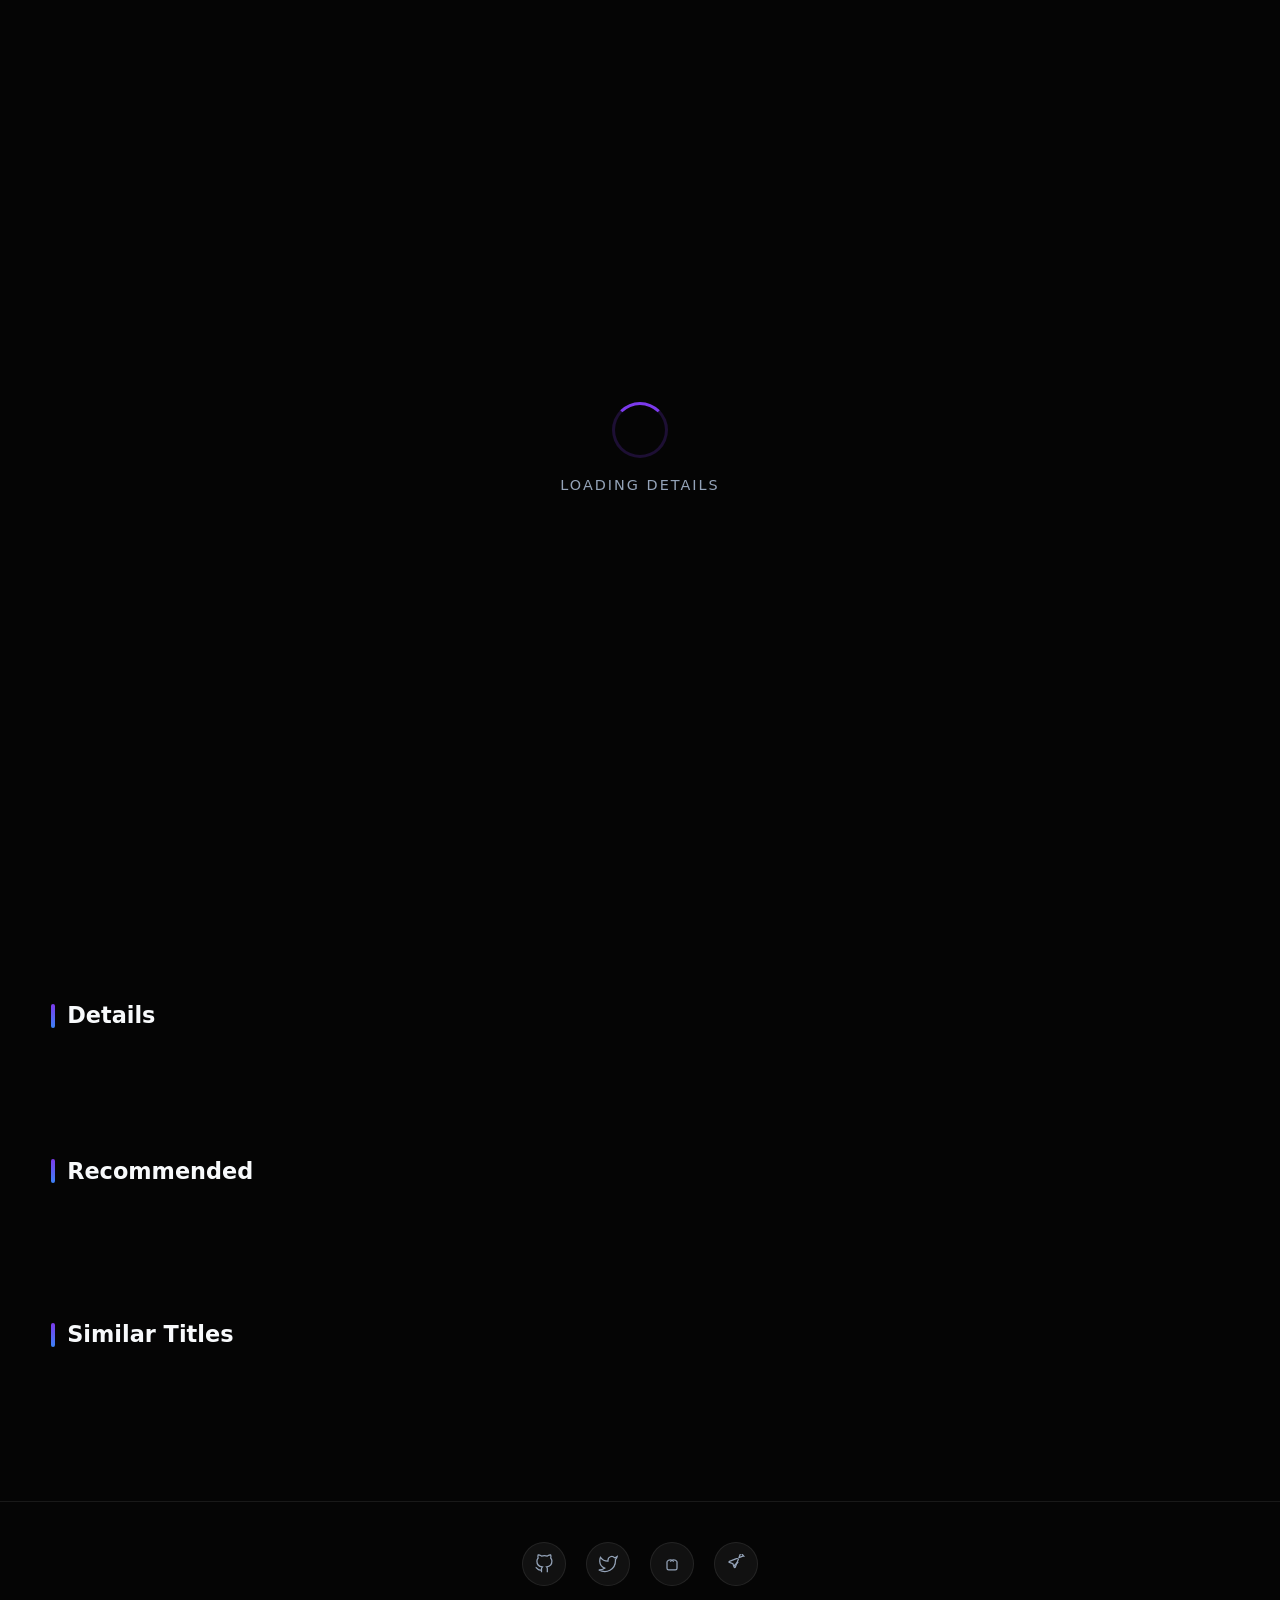
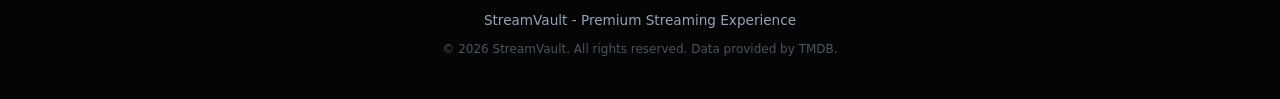
<file: movies.html>
<!DOCTYPE html>
<html lang="en">
<head>
    <meta charset="UTF-8">
    <meta name="viewport" content="width=device-width, initial-scale=1.0">
    <title>StreamVault - Details</title>
    <meta name="description" content="Movie and TV show details on StreamVault">
    <link rel="preconnect" href="https://api.themoviedb.org">
    <link rel="preconnect" href="https://image.tmdb.org">
    <style>
        *,*::before,*::after{margin:0;padding:0;box-sizing:border-box}
        :root{
            --bg:#050505;--surface:#0a0a0a;--surface-glass:rgba(15,15,20,0.85);
            --primary:#7c3aed;--primary-glow:rgba(124,58,237,0.4);--accent:#3b82f6;
            --accent-glow:rgba(59,130,246,0.3);--text:#f8fafc;--text-muted:#94a3b8;
            --border:rgba(255,255,255,0.08);--radius:16px;--radius-sm:8px;
            --shadow:0 8px 32px rgba(0,0,0,0.6);--shadow-glow:0 0 40px var(--primary-glow);
            --transition:all 0.35s cubic-bezier(0.4,0,0.2,1);
        }
        html{scroll-behavior:smooth}
        body{font-family:'Segoe UI',system-ui,-apple-system,sans-serif;background:var(--bg);color:var(--text);line-height:1.6;overflow-x:hidden;-webkit-font-smoothing:antialiased}
        a{color:inherit;text-decoration:none}
        img{max-width:100%;display:block}
        button{border:none;background:none;cursor:pointer;font-family:inherit;color:inherit}
        ul{list-style:none}
        ::-webkit-scrollbar{width:6px;height:6px}
        ::-webkit-scrollbar-track{background:transparent}
        ::-webkit-scrollbar-thumb{background:var(--primary);border-radius:3px}

        @keyframes fadeIn{from{opacity:0;transform:translateY(20px)}to{opacity:1;transform:translateY(0)}}
        @keyframes fadeInScale{from{opacity:0;transform:scale(0.95)}to{opacity:1;transform:scale(1)}}
        @keyframes skeleton{0%{background-position:-200% 0}100%{background-position:200% 0}}
        @keyframes spin{to{transform:rotate(360deg)}}
        .fade-in{animation:fadeIn 0.6s ease forwards}
        .skeleton{background:linear-gradient(90deg,#1a1a2e 25%,#252540 50%,#1a1a2e 75%);background-size:200% 100%;animation:skeleton 1.5s infinite;border-radius:var(--radius-sm)}

        /* Header */
        .header{position:fixed;top:0;left:0;right:0;z-index:1000;background:linear-gradient(to bottom,rgba(5,5,5,0.95) 0%,rgba(5,5,5,0.7) 60%,transparent 100%);backdrop-filter:blur(20px);padding:0 4%;height:70px;display:flex;align-items:center;justify-content:space-between;transition:var(--transition)}
        .header.scrolled{background:rgba(5,5,5,0.98);box-shadow:0 4px 30px rgba(0,0,0,0.5)}
        .header-left,.header-right{display:flex;align-items:center;gap:20px}
        .menu-btn{width:40px;height:40px;display:flex;flex-direction:column;justify-content:center;gap:5px;cursor:pointer;z-index:1001}
        .menu-btn span{display:block;width:24px;height:2px;background:var(--text);border-radius:2px;transition:var(--transition)}
        .menu-btn.active span:nth-child(1){transform:rotate(45deg) translate(5px,5px)}
        .menu-btn.active span:nth-child(2){opacity:0}
        .menu-btn.active span:nth-child(3){transform:rotate(-45deg) translate(5px,-5px)}
        .logo{font-size:1.6rem;font-weight:800;letter-spacing:-1px;background:linear-gradient(135deg,var(--primary),var(--accent));-webkit-background-clip:text;-webkit-text-fill-color:transparent;text-shadow:0 0 30px var(--primary-glow)}
        .search-btn{width:40px;height:40px;border-radius:50%;display:flex;align-items:center;justify-content:center;background:rgba(255,255,255,0.05);border:1px solid var(--border);transition:var(--transition)}
        .search-btn:hover{background:rgba(124,58,237,0.2);border-color:var(--primary);box-shadow:0 0 20px var(--primary-glow)}
        .search-btn svg{width:18px;height:18px;stroke:var(--text);fill:none;stroke-width:2}

        /* Sidebar */
        .sidebar{position:fixed;top:0;left:0;width:280px;height:100vh;background:var(--surface-glass);backdrop-filter:blur(30px);border-right:1px solid var(--border);z-index:999;transform:translateX(-100%);transition:transform 0.4s cubic-bezier(0.4,0,0.2,1);padding:90px 24px 24px;overflow-y:auto}
        .sidebar.open{transform:translateX(0)}
        .sidebar-overlay{position:fixed;inset:0;background:rgba(0,0,0,0.7);z-index:998;opacity:0;pointer-events:none;transition:opacity 0.3s}
        .sidebar-overlay.active{opacity:1;pointer-events:auto}
        .sidebar h3{font-size:0.75rem;text-transform:uppercase;letter-spacing:2px;color:var(--text-muted);margin:24px 0 12px}
        .sidebar a{display:flex;align-items:center;gap:12px;padding:12px 16px;border-radius:var(--radius-sm);transition:var(--transition);font-size:0.95rem}
        .sidebar a:hover{background:rgba(124,58,237,0.15);color:var(--primary)}
        .sidebar a svg{width:20px;height:20px;stroke:currentColor;fill:none;stroke-width:1.5}

        /* Search Overlay */
        .search-overlay{position:fixed;inset:0;background:rgba(5,5,5,0.95);backdrop-filter:blur(20px);z-index:1002;opacity:0;pointer-events:none;transition:opacity 0.4s;display:flex;flex-direction:column;align-items:center;padding-top:120px}
        .search-overlay.active{opacity:1;pointer-events:auto}
        .search-box{width:90%;max-width:700px;position:relative}
        .search-box input{width:100%;padding:20px 60px 20px 24px;font-size:1.2rem;background:rgba(255,255,255,0.05);border:2px solid var(--border);border-radius:var(--radius);color:var(--text);outline:none;transition:var(--transition)}
        .search-box input:focus{border-color:var(--primary);box-shadow:0 0 30px var(--primary-glow)}
        .search-box button{position:absolute;right:16px;top:50%;transform:translateY(-50%);padding:8px 16px;background:var(--primary);border-radius:var(--radius-sm);font-weight:600;transition:var(--transition)}
        .search-box button:hover{background:#6d28d9;transform:translateY(-50%) scale(1.05)}
        .search-suggestions{width:90%;max-width:700px;margin-top:16px;max-height:400px;overflow-y:auto}
        .search-suggestion{display:flex;align-items:center;gap:16px;padding:12px 16px;border-radius:var(--radius-sm);cursor:pointer;transition:var(--transition)}
        .search-suggestion:hover{background:rgba(124,58,237,0.15)}
        .search-suggestion img{width:48px;height:72px;object-fit:cover;border-radius:6px}
        .search-suggestion .sugg-info{flex:1}
        .search-suggestion .sugg-title{font-weight:600;font-size:0.95rem}
        .search-suggestion .sugg-meta{font-size:0.8rem;color:var(--text-muted)}
        .search-close{position:absolute;top:24px;right:24px;width:48px;height:48px;border-radius:50%;background:rgba(255,255,255,0.05);border:1px solid var(--border);display:flex;align-items:center;justify-content:center;transition:var(--transition)}
        .search-close:hover{background:rgba(239,68,68,0.2);border-color:#ef4444}
        .search-close svg{width:20px;height:20px;stroke:var(--text);fill:none;stroke-width:2}

        /* Hero Backdrop */
        .detail-hero{position:relative;width:100%;min-height:70vh;overflow:hidden}
        .detail-hero-bg{position:absolute;inset:0;background-size:cover;background-position:center top}
        .detail-hero-overlay{position:absolute;inset:0;background:linear-gradient(to top,var(--bg) 0%,rgba(5,5,5,0.7) 50%,rgba(5,5,5,0.4) 100%)}
        .detail-hero-vignette{position:absolute;inset:0;background:linear-gradient(to right,var(--bg) 0%,transparent 25%,transparent 75%,var(--bg) 100%);opacity:0.5}
        .detail-content{position:relative;z-index:2;padding:120px 4% 60px;display:flex;gap:40px;align-items:flex-end;max-width:1400px;margin:0 auto}
        .detail-poster{flex:0 0 300px;border-radius:var(--radius);overflow:hidden;box-shadow:var(--shadow-glow),var(--shadow);transition:var(--transition)}
        .detail-poster:hover{transform:translateY(-8px) scale(1.02)}
        .detail-poster img{width:100%;aspect-ratio:2/3;object-fit:cover}
        .detail-info{flex:1;min-width:0}
        .detail-badge{display:inline-flex;align-items:center;gap:8px;padding:6px 14px;background:rgba(124,58,237,0.2);border:1px solid var(--primary);border-radius:20px;font-size:0.8rem;font-weight:600;color:var(--primary);margin-bottom:16px;backdrop-filter:blur(10px)}
        .detail-title{font-size:3rem;font-weight:800;line-height:1.1;margin-bottom:16px;text-shadow:0 4px 30px rgba(0,0,0,0.8)}
        .detail-meta{display:flex;align-items:center;gap:20px;margin-bottom:20px;font-size:0.95rem;color:var(--text-muted);flex-wrap:wrap}
        .detail-rating{display:flex;align-items:center;gap:6px;color:#fbbf24;font-weight:700;font-size:1.1rem}
        .detail-rating svg{width:22px;height:22px;fill:#fbbf24}
        .detail-runtime,.detail-year,.detail-status{padding:4px 12px;background:rgba(255,255,255,0.06);border:1px solid var(--border);border-radius:20px;font-size:0.8rem}
        .detail-genres{display:flex;gap:10px;flex-wrap:wrap;margin-bottom:24px}
        .detail-genre{padding:6px 16px;background:rgba(124,58,237,0.15);border:1px solid rgba(124,58,237,0.3);border-radius:20px;font-size:0.85rem;color:var(--primary);transition:var(--transition)}
        .detail-genre:hover{background:rgba(124,58,237,0.3);transform:translateY(-2px)}
        .detail-overview{font-size:1.05rem;color:var(--text-muted);line-height:1.8;margin-bottom:28px;max-width:700px}
        .detail-actions{display:flex;gap:16px;flex-wrap:wrap}
        .btn-primary{padding:14px 32px;background:var(--primary);border-radius:var(--radius-sm);font-weight:700;font-size:1rem;display:flex;align-items:center;gap:10px;transition:var(--transition);box-shadow:0 4px 20px var(--primary-glow)}
        .btn-primary:hover{background:#6d28d9;transform:translateY(-2px);box-shadow:0 8px 30px var(--primary-glow)}
        .btn-primary svg{width:20px;height:20px;fill:currentColor}
        .btn-secondary{padding:14px 32px;background:rgba(255,255,255,0.08);border:1px solid var(--border);border-radius:var(--radius-sm);font-weight:700;font-size:1rem;display:flex;align-items:center;gap:10px;transition:var(--transition);backdrop-filter:blur(10px)}
        .btn-secondary:hover{background:rgba(255,255,255,0.15);border-color:rgba(255,255,255,0.3)}
        .btn-secondary svg{width:20px;height:20px;stroke:currentColor;fill:none;stroke-width:2}

        /* Sections */
        .section{padding:40px 4%;max-width:1400px;margin:0 auto}
        .section-header{display:flex;align-items:center;justify-content:space-between;margin-bottom:24px}
        .section-title{font-size:1.4rem;font-weight:700;display:flex;align-items:center;gap:12px}
        .section-title::before{content:'';width:4px;height:24px;background:linear-gradient(to bottom,var(--primary),var(--accent));border-radius:2px}

        /* Cast Slider */
        .slider-wrapper{position:relative}
        .slider-container{overflow-x:auto;overflow-y:hidden;scroll-behavior:smooth;scroll-snap-type:x mandatory;-webkit-overflow-scrolling:touch;scrollbar-width:none;padding:8px 0}
        .slider-container::-webkit-scrollbar{display:none}
        .slider-track{display:flex;gap:16px;padding:4px}
        .slider-arrow{position:absolute;top:50%;transform:translateY(-50%);width:44px;height:44px;border-radius:50%;background:rgba(0,0,0,0.6);border:1px solid var(--border);display:flex;align-items:center;justify-content:center;cursor:pointer;z-index:10;transition:var(--transition);backdrop-filter:blur(10px);opacity:0}
        .slider-wrapper:hover .slider-arrow{opacity:1}
        .slider-arrow:hover{background:rgba(124,58,237,0.3);border-color:var(--primary);box-shadow:0 0 20px var(--primary-glow)}
        .slider-arrow svg{width:18px;height:18px;stroke:var(--text);fill:none;stroke-width:2}
        .slider-prev{left:-10px}
        .slider-next{right:-10px}

        .cast-card{flex:0 0 auto;width:140px;scroll-snap-align:start;text-align:center;cursor:pointer;transition:var(--transition)}
        .cast-card:hover{transform:translateY(-6px)}
        .cast-card img{width:100%;aspect-ratio:1;object-fit:cover;border-radius:50%;border:2px solid var(--border);transition:var(--transition);background:#1a1a2e}
        .cast-card:hover img{border-color:var(--primary);box-shadow:0 0 20px var(--primary-glow)}
        .cast-name{font-size:0.85rem;font-weight:600;margin-top:10px;display:-webkit-box;-webkit-line-clamp:1;-webkit-box-orient:vertical;overflow:hidden}
        .cast-role{font-size:0.75rem;color:var(--text-muted);margin-top:2px}

        /* Seasons */
        .season-grid{display:grid;grid-template-columns:repeat(auto-fill,minmax(280px,1fr));gap:20px}
        .season-card{background:var(--surface-glass);border:1px solid var(--border);border-radius:var(--radius);overflow:hidden;transition:var(--transition);cursor:pointer;backdrop-filter:blur(10px)}
        .season-card:hover{border-color:var(--primary);box-shadow:var(--shadow-glow);transform:translateY(-4px)}
        .season-card img{width:100%;aspect-ratio:16/9;object-fit:cover}
        .season-info{padding:16px}
        .season-number{font-size:0.75rem;text-transform:uppercase;letter-spacing:2px;color:var(--primary);margin-bottom:4px}
        .season-name{font-size:1.1rem;font-weight:700;margin-bottom:8px}
        .season-episodes{font-size:0.85rem;color:var(--text-muted)}
        .season-overview{font-size:0.85rem;color:var(--text-muted);margin-top:8px;display:-webkit-box;-webkit-line-clamp:2;-webkit-box-orient:vertical;overflow:hidden}

        /* Cards (reused) */
        .card{flex:0 0 auto;width:180px;scroll-snap-align:start;border-radius:var(--radius-sm);overflow:hidden;position:relative;cursor:pointer;transition:var(--transition);background:var(--surface)}
        .card:hover{transform:translateY(-8px) scale(1.03);box-shadow:var(--shadow-glow),var(--shadow);z-index:5}
        .card-img-wrap{position:relative;width:100%;aspect-ratio:2/3;overflow:hidden;background:#1a1a2e}
        .card-img{width:100%;height:100%;object-fit:cover;transition:transform 0.5s ease}
        .card:hover .card-img{transform:scale(1.1)}
        .card-gradient{position:absolute;inset:0;background:linear-gradient(to top,rgba(0,0,0,0.9) 0%,transparent 50%);opacity:0;transition:opacity 0.3s}
        .card:hover .card-gradient{opacity:1}
        .card-badge{position:absolute;top:8px;left:8px;padding:4px 10px;background:rgba(0,0,0,0.7);backdrop-filter:blur(10px);border:1px solid rgba(255,255,255,0.1);border-radius:4px;font-size:0.7rem;font-weight:700;color:#fbbf24;display:flex;align-items:center;gap:4px}
        .card-badge svg{width:12px;height:12px;fill:#fbbf24}
        .card-hd{position:absolute;top:8px;right:8px;padding:3px 8px;background:rgba(124,58,237,0.8);border-radius:4px;font-size:0.65rem;font-weight:800;text-transform:uppercase;letter-spacing:1px}
        .card-info{position:absolute;bottom:0;left:0;right:0;padding:12px;transform:translateY(10px);opacity:0;transition:all 0.3s ease}
        .card:hover .card-info{transform:translateY(0);opacity:1}
        .card-title{font-size:0.9rem;font-weight:700;line-height:1.3;margin-bottom:4px;display:-webkit-box;-webkit-line-clamp:2;-webkit-box-orient:vertical;overflow:hidden}
        .card-year{font-size:0.75rem;color:var(--text-muted)}

        /* Trailer Modal */
        .modal-overlay{position:fixed;inset:0;background:rgba(0,0,0,0.9);backdrop-filter:blur(20px);z-index:2000;opacity:0;pointer-events:none;transition:opacity 0.4s;display:flex;align-items:center;justify-content:center;padding:20px}
        .modal-overlay.active{opacity:1;pointer-events:auto}
        .modal-content{position:relative;width:100%;max-width:900px;aspect-ratio:16/9;background:var(--surface);border-radius:var(--radius);overflow:hidden;border:1px solid var(--border);box-shadow:var(--shadow-glow)}
        .modal-content iframe{width:100%;height:100%;border:none}
        .modal-close{position:absolute;top:-50px;right:0;width:40px;height:40px;border-radius:50%;background:rgba(255,255,255,0.1);border:1px solid var(--border);display:flex;align-items:center;justify-content:center;cursor:pointer;transition:var(--transition)}
        .modal-close:hover{background:rgba(239,68,68,0.3);border-color:#ef4444}
        .modal-close svg{width:18px;height:18px;stroke:var(--text);fill:none;stroke-width:2}

        /* Info Grid */
        .info-grid{display:grid;grid-template-columns:repeat(auto-fill,minmax(200px,1fr));gap:20px;margin-top:40px}
        .info-item{background:var(--surface-glass);border:1px solid var(--border);border-radius:var(--radius-sm);padding:16px;backdrop-filter:blur(10px)}
        .info-label{font-size:0.75rem;text-transform:uppercase;letter-spacing:1px;color:var(--text-muted);margin-bottom:6px}
        .info-value{font-size:1rem;font-weight:600}

        /* Footer */
        .footer{padding:40px 4%;text-align:center;border-top:1px solid var(--border);margin-top:60px}
        .social-links{display:flex;justify-content:center;gap:20px;margin-bottom:24px}
        .social-links a{width:44px;height:44px;border-radius:50%;background:rgba(255,255,255,0.05);border:1px solid var(--border);display:flex;align-items:center;justify-content:center;transition:var(--transition)}
        .social-links a:hover{background:rgba(124,58,237,0.2);border-color:var(--primary);transform:translateY(-3px);box-shadow:0 0 20px var(--primary-glow)}
        .social-links a svg{width:20px;height:20px;stroke:var(--text-muted);fill:none;stroke-width:1.5;transition:var(--transition)}
        .social-links a:hover svg{stroke:var(--primary)}
        .footer-credits{font-size:0.85rem;color:var(--text-muted);margin-bottom:8px}
        .footer-copy{font-size:0.75rem;color:rgba(148,163,184,0.5)}

        /* Loader */
        .page-loader{position:fixed;inset:0;background:var(--bg);z-index:9999;display:flex;flex-direction:column;align-items:center;justify-content:center;transition:opacity 0.5s}
        .page-loader.hidden{opacity:0;pointer-events:none}
        .loader-ring{width:56px;height:56px;border:3px solid rgba(124,58,237,0.2);border-top-color:var(--primary);border-radius:50%;animation:spin 1s linear infinite}
        .loader-text{margin-top:16px;font-size:0.9rem;color:var(--text-muted);letter-spacing:2px;text-transform:uppercase}

        @media(max-width:768px){
            .header{height:60px}
            .logo{font-size:1.3rem}
            .detail-hero{min-height:auto}
            .detail-content{flex-direction:column;align-items:center;padding:100px 4% 40px;text-align:center}
            .detail-poster{flex:0 0 auto;width:200px}
            .detail-title{font-size:2rem}
            .detail-meta{justify-content:center}
            .detail-genres{justify-content:center}
            .detail-actions{justify-content:center}
            .detail-overview{margin:0 auto}
            .card{width:140px}
            .season-grid{grid-template-columns:1fr}
            .sidebar{width:260px}
        }
        @media(max-width:480px){
            .detail-poster{width:160px}
            .detail-title{font-size:1.6rem}
            .card{width:120px}
        }
    </style>
<base target="_blank">
</head>
<body>
    <div class="page-loader" id="pageLoader"><div class="loader-ring"></div><div class="loader-text">Loading Details</div></div>

    <header class="header" id="header">
        <div class="header-left">
            <div class="menu-btn" id="menuBtn" onclick="toggleSidebar()"><span></span><span></span><span></span></div>
            <a href="index.html" class="logo">StreamVault</a>
        </div>
        <div class="header-right">
            <button class="search-btn" onclick="openSearch()" aria-label="Search">
                <svg viewBox="0 0 24 24"><circle cx="11" cy="11" r="8"/><line x1="21" y1="21" x2="16.65" y2="16.65"/></svg>
            </button>
        </div>
    </header>

    <div class="sidebar-overlay" id="sidebarOverlay" onclick="toggleSidebar()"></div>
    <nav class="sidebar" id="sidebar">
        <h3>Discover</h3>
        <a href="index.html"><svg viewBox="0 0 24 24"><path d="M3 9l9-7 9 7v11a2 2 0 0 1-2 2H5a2 2 0 0 1-2-2z"/><polyline points="9 22 9 12 15 12 15 22"/></svg>Home</a>
        <a href="trending.html"><svg viewBox="0 0 24 24"><polyline points="23 6 13.5 15.5 8.5 10.5 1 18"/><polyline points="17 6 23 6 23 12"/></svg>Trending</a>
        <a href="search.html"><svg viewBox="0 0 24 24"><circle cx="11" cy="11" r="8"/><line x1="21" y1="21" x2="16.65" y2="16.65"/></svg>Search</a>
        <h3>Movies</h3>
        <a href="search.html?type=movie&sort=popular"><svg viewBox="0 0 24 24"><rect x="2" y="2" width="20" height="20" rx="2.18" ry="2.18"/><line x1="7" y1="2" x2="7" y2="22"/><line x1="17" y1="2" x2="17" y2="22"/><line x1="2" y1="12" x2="22" y2="12"/><line x1="2" y1="7" x2="7" y2="7"/><line x1="2" y1="17" x2="7" y2="17"/><line x1="17" y1="17" x2="22" y2="17"/><line x1="17" y1="7" x2="22" y2="7"/></svg>Popular Movies</a>
        <a href="search.html?type=movie&sort=top_rated"><svg viewBox="0 0 24 24"><polygon points="12 2 15.09 8.26 22 9.27 17 14.14 18.18 21.02 12 17.77 5.82 21.02 7 14.14 2 9.27 8.91 8.26 12 2"/></svg>Top Rated</a>
        <h3>TV Shows</h3>
        <a href="search.html?type=tv&sort=popular"><svg viewBox="0 0 24 24"><rect x="2" y="7" width="20" height="15" rx="2" ry="2"/><polyline points="17 2 12 7 7 2"/></svg>Popular TV</a>
        <a href="search.html?type=tv&sort=top_rated"><svg viewBox="0 0 24 24"><polygon points="12 2 15.09 8.26 22 9.27 17 14.14 18.18 21.02 12 17.77 5.82 21.02 7 14.14 2 9.27 8.91 8.26 12 2"/></svg>Top Rated TV</a>
        <h3>Info</h3>
        <a href="creator.html"><svg viewBox="0 0 24 24"><path d="M20 21v-2a4 4 0 0 0-4-4H8a4 4 0 0 0-4 4v2"/><circle cx="12" cy="7" r="4"/></svg>Creator</a>
    </nav>

    <div class="search-overlay" id="searchOverlay">
        <button class="search-close" onclick="closeSearch()"><svg viewBox="0 0 24 24"><line x1="18" y1="6" x2="6" y2="18"/><line x1="6" y1="6" x2="18" y2="18"/></svg></button>
        <div class="search-box">
            <input type="text" id="searchInput" placeholder="Search movies, TV shows..." autocomplete="off">
            <button onclick="goToSearch()">Search</button>
        </div>
        <div class="search-suggestions" id="searchSuggestions"></div>
    </div>

    <!-- Detail Hero -->
    <section class="detail-hero" id="detailHero">
        <div class="detail-hero-bg" id="detailBg" style="background-image:url('')"></div>
        <div class="detail-hero-overlay"></div>
        <div class="detail-hero-vignette"></div>
        <div class="detail-content" id="detailContent">
            <div class="detail-poster" id="detailPoster"><div class="skeleton" style="width:100%;aspect-ratio:2/3"></div></div>
            <div class="detail-info" id="detailInfo">
                <div class="skeleton" style="width:120px;height:32px;margin-bottom:16px"></div>
                <div class="skeleton" style="width:80%;height:48px;margin-bottom:16px"></div>
                <div class="skeleton" style="width:60%;height:24px;margin-bottom:24px"></div>
                <div class="skeleton" style="width:100%;height:80px;margin-bottom:24px"></div>
                <div class="skeleton" style="width:200px;height:48px"></div>
            </div>
        </div>
    </section>

    <!-- Cast -->
    <section class="section" id="castSection">
        <div class="section-header"><h2 class="section-title">Top Cast</h2></div>
        <div class="slider-wrapper">
            <div class="slider-container" id="slider-cast"><div class="slider-track" id="track-cast"></div></div>
            <button class="slider-arrow slider-prev" onclick="slide('cast',-1)"><svg viewBox="0 0 24 24"><polyline points="15 18 9 12 15 6"/></svg></button>
            <button class="slider-arrow slider-next" onclick="slide('cast',1)"><svg viewBox="0 0 24 24"><polyline points="9 18 15 12 9 6"/></svg></button>
        </div>
    </section>

    <!-- Seasons (TV only) -->
    <section class="section" id="seasonsSection" style="display:none">
        <div class="section-header"><h2 class="section-title">Seasons</h2></div>
        <div class="season-grid" id="seasonsGrid"></div>
    </section>

    <!-- Crew -->
    <section class="section" id="crewSection">
        <div class="section-header"><h2 class="section-title">Crew</h2></div>
        <div class="slider-wrapper">
            <div class="slider-container" id="slider-crew"><div class="slider-track" id="track-crew"></div></div>
            <button class="slider-arrow slider-prev" onclick="slide('crew',-1)"><svg viewBox="0 0 24 24"><polyline points="15 18 9 12 15 6"/></svg></button>
            <button class="slider-arrow slider-next" onclick="slide('crew',1)"><svg viewBox="0 0 24 24"><polyline points="9 18 15 12 9 6"/></svg></button>
        </div>
    </section>

    <!-- Info Grid -->
    <section class="section" id="infoSection">
        <div class="section-header"><h2 class="section-title">Details</h2></div>
        <div class="info-grid" id="infoGrid"></div>
    </section>

    <!-- Recommendations -->
    <section class="section" id="recSection">
        <div class="section-header"><h2 class="section-title">Recommended</h2></div>
        <div class="slider-wrapper">
            <div class="slider-container" id="slider-rec"><div class="slider-track" id="track-rec"></div></div>
            <button class="slider-arrow slider-prev" onclick="slide('rec',-1)"><svg viewBox="0 0 24 24"><polyline points="15 18 9 12 15 6"/></svg></button>
            <button class="slider-arrow slider-next" onclick="slide('rec',1)"><svg viewBox="0 0 24 24"><polyline points="9 18 15 12 9 6"/></svg></button>
        </div>
    </section>

    <!-- Similar -->
    <section class="section" id="simSection">
        <div class="section-header"><h2 class="section-title">Similar Titles</h2></div>
        <div class="slider-wrapper">
            <div class="slider-container" id="slider-sim"><div class="slider-track" id="track-sim"></div></div>
            <button class="slider-arrow slider-prev" onclick="slide('sim',-1)"><svg viewBox="0 0 24 24"><polyline points="15 18 9 12 15 6"/></svg></button>
            <button class="slider-arrow slider-next" onclick="slide('sim',1)"><svg viewBox="0 0 24 24"><polyline points="9 18 15 12 9 6"/></svg></button>
        </div>
    </section>

    <!-- Trailer Modal -->
    <div class="modal-overlay" id="trailerModal">
        <div class="modal-content">
            <button class="modal-close" onclick="closeTrailer()"><svg viewBox="0 0 24 24"><line x1="18" y1="6" x2="6" y2="18"/><line x1="6" y1="6" x2="18" y2="18"/></svg></button>
            <iframe id="trailerFrame" src="" allowfullscreen></iframe>
        </div>
    </div>

    <footer class="footer">
        <div class="social-links">
            <a href="https://github.com" target="_blank"><svg viewBox="0 0 24 24"><path d="M9 19c-5 1.5-5-2.5-7-3m14 6v-3.87a3.37 3.37 0 0 0-.94-2.61c3.14-.35 6.44-1.54 6.44-7A5.44 5.44 0 0 0 20 4.77 5.07 5.07 0 0 0 19.91 1S18.73.65 16 2.48a13.38 13.38 0 0 0-7 0C6.27.65 5.09 1 5.09 1A5.07 5.07 0 0 0 5 4.77a5.44 5.44 0 0 0-1.5 3.78c0 5.42 3.3 6.61 6.44 7A3.37 3.37 0 0 0 9 18.13V22"/></svg></a>
            <a href="https://twitter.com" target="_blank"><svg viewBox="0 0 24 24"><path d="M23 3a10.9 10.9 0 0 1-3.14 1.53 4.48 4.48 0 0 0-7.86 3v1A10.66 10.66 0 0 1 3 4s-4 9 5 13a11.64 11.64 0 0 1-7 2c9 5 20 0 20-11.5a4.5 4.5 0 0 0-.08-.83A7.72 7.72 0 0 0 23 3z"/></svg></a>
            <a href="https://discord.com" target="_blank"><svg viewBox="0 0 24 24"><path d="M18 9a5 5 0 0 0-4-2 5 5 0 0 0-4 2"/><path d="M6 9a5 5 0 0 1 4-2 5 5 0 0 1 4 2"/><path d="M6 9v8a2 2 0 0 0 2 2h8a2 2 0 0 0 2-2V9"/><path d="M12 11v.01"/></svg></a>
            <a href="https://telegram.org" target="_blank"><svg viewBox="0 0 24 24"><path d="M21.198 2.433a2.242 2.242 0 0 0-1.022.215l-16.09 6.2c-.66.253-.66.994-.003 1.248l4.192 1.588 1.588 4.192c.254.657.995.657 1.248.003l6.2-16.09a2.242 2.242 0 0 0-1.113-3.356z"/><path d="m9.5 14.5 5-5"/><path d="m14.5 9.5-5 5"/></svg></a>
        </div>
        <div class="footer-credits">StreamVault - Premium Streaming Experience</div>
        <div class="footer-copy">&copy; 2026 StreamVault. All rights reserved. Data provided by TMDB.</div>
    </footer>

    <script>
    const TMDB_API_KEY="e10da2e2cbb23ea7ebfb64c3a188b64a";
    const TMDB_BASE="https://api.themoviedb.org/3";
    const IMG_BASE="https://image.tmdb.org/t/p/";
    const RETRIES=3,TIMEOUT=8000;

    async function fetchTMDB(endpoint,retries=RETRIES){
        const url=`${TMDB_BASE}${endpoint}${endpoint.includes('?')?'&':'?'}api_key=${TMDB_API_KEY}`;
        for(let i=0;i<retries;i++){
            try{
                const controller=new AbortController();
                const id=setTimeout(()=>controller.abort(),TIMEOUT);
                const res=await fetch(url,{signal:controller.signal,headers:{'Accept':'application/json'}});
                clearTimeout(id);
                if(!res.ok) throw new Error(`HTTP ${res.status}`);
                return await res.json();
            }catch(e){if(i===retries-1) throw e;await new Promise(r=>setTimeout(r,1000*(i+1)))}
        }
    }
    function img(path,size='w500'){return path?`${IMG_BASE}${size}${path}`:'data:image/svg+xml,<svg xmlns="http://www.w3.org/2000/svg" width="300" height="450"><rect fill="%231a1a2e" width="300" height="450"/><text fill="%23444" x="50%" y="50%" text-anchor="middle" font-size="14">No Image</text></svg>'}
    function backdrop(path){return img(path,'original')}

    const params=new URLSearchParams(window.location.search);
    const mediaId=params.get('id');
    const mediaType=params.get('type')||'movie';
    const isTV=mediaType==='tv';

    function goTo(type,id){window.location.href=`${type==='tv'?'tv-show.html':'movie.html'}?id=${id}&type=${type}`}
    function goToWatch(type,id,s=1,e=1){window.location.href=`watch.html?id=${id}&type=${type}${type==='tv'?`&s=${s}&e=${e}`:''}`}

    function toggleSidebar(){document.getElementById('sidebar').classList.toggle('open');document.getElementById('sidebarOverlay').classList.toggle('active');document.getElementById('menuBtn').classList.toggle('active')}
    function openSearch(){document.getElementById('searchOverlay').classList.add('active');document.getElementById('searchInput').focus()}
    function closeSearch(){document.getElementById('searchOverlay').classList.remove('active');document.getElementById('searchSuggestions').innerHTML=''}
    function goToSearch(){const q=document.getElementById('searchInput').value.trim();if(q)window.location.href=`search.html?q=${encodeURIComponent(q)}`}
    let searchDebounce;
    document.getElementById('searchInput').addEventListener('input',function(){clearTimeout(searchDebounce);const q=this.value.trim();if(q.length<2){document.getElementById('searchSuggestions').innerHTML='';return}searchDebounce=setTimeout(()=>liveSearch(q),400)});
    document.getElementById('searchInput').addEventListener('keydown',e=>{if(e.key==='Enter')goToSearch()});
    async function liveSearch(q){try{const data=await fetchTMDB(`/search/multi?query=${encodeURIComponent(q)}&page=1`);const results=(data.results||[]).filter(r=>r.media_type==='movie'||r.media_type==='tv').slice(0,8);document.getElementById('searchSuggestions').innerHTML=results.map(r=>`<div class="search-suggestion" onclick="goTo('${r.media_type}',${r.id})"><img src="${img(r.poster_path,'w92')}" alt="${r.title||r.name}" loading="lazy"><div class="sugg-info"><div class="sugg-title">${r.title||r.name}</div><div class="sugg-meta">${r.media_type==='movie'?'Movie':'TV Show'} &bull; ${(r.release_date||r.first_air_date||'').slice(0,4)||'N/A'}</div></div></div>`).join('')}catch(e){console.error(e)}}

    function slide(key,dir){const container=document.getElementById('slider-'+key);if(!container)return;const cardWidth=window.innerWidth<480?128:window.innerWidth<768?148:180;container.scrollBy({left:dir*(cardWidth*4+64),behavior:'smooth'})}
    function initSliderDrag(key){const container=document.getElementById('slider-'+key);if(!container)return;let isDown=false,startX,scrollLeft;container.addEventListener('mousedown',e=>{isDown=true;container.style.cursor='grabbing';startX=e.pageX-container.offsetLeft;scrollLeft=container.scrollLeft});container.addEventListener('mouseleave',()=>{isDown=false;container.style.cursor='grab'});container.addEventListener('mouseup',()=>{isDown=false;container.style.cursor='grab'});container.addEventListener('mousemove',e=>{if(!isDown)return;e.preventDefault();const x=e.pageX-container.offsetLeft;container.scrollLeft=scrollLeft-(x-startX)*1.5});container.addEventListener('wheel',e=>{if(Math.abs(e.deltaY)>Math.abs(e.deltaX))return;e.preventDefault();container.scrollLeft+=e.deltaY*2});container.style.cursor='grab'}

    function createCard(item,type){const title=item.title||item.name||'Untitled';const date=item.release_date||item.first_air_date||'';const year=date?date.slice(0,4):'N/A';const rating=(item.vote_average||0).toFixed(1);const mt=type||item.media_type||'movie';return `<div class="card fade-in" onclick="goTo('${mt}',${item.id})"><div class="card-img-wrap"><img class="card-img" src="${img(item.poster_path,'w342')}" alt="${title}" loading="lazy"><div class="card-gradient"></div><div class="card-badge"><svg viewBox="0 0 24 24"><polygon points="12 2 15.09 8.26 22 9.27 17 14.14 18.18 21.02 12 17.77 5.82 21.02 7 14.14 2 9.27 8.91 8.26 12 2"/></svg>${rating}</div><div class="card-hd">HD</div><div class="card-info"><div class="card-title">${title}</div><div class="card-year">${year}</div></div></div></div>`}

    async function loadDetails(){
        if(!mediaId){document.getElementById('detailInfo').innerHTML='<h2 style="color:#ef4444">No ID provided</h2>';return}
        try{
            const endpoint=isTV?`/tv/${mediaId}`:`/movie/${mediaId}`;
            const [details,credits,videos,similar,recs]=await Promise.allSettled([
                fetchTMDB(`${endpoint}?append_to_response=content_ratings`),
                fetchTMDB(`${endpoint}/credits`),
                fetchTMDB(`${endpoint}/videos`),
                fetchTMDB(`${endpoint}/similar`),
                fetchTMDB(`${endpoint}/recommendations`)
            ]);
            const d=details.value||{};
            const c=credits.value||{};
            const v=videos.value||{};
            const s=similar.value||{};
            const r=recs.value||{};

            // Hero
            document.getElementById('detailBg').style.backgroundImage=`url('${backdrop(d.backdrop_path)}')`;
            document.getElementById('detailPoster').innerHTML=`<img src="${img(d.poster_path,'w500')}" alt="${d.title||d.name}" style="width:100%;aspect-ratio:2/3;object-fit:cover">`;

            const genres=(d.genres||[]).map(g=>`<span class="detail-genre">${g.name}</span>`).join('');
            const runtime=isTV?(d.episode_run_time&&d.episode_run_time[0]?`${d.episode_run_time[0]} min/episode`:`${d.number_of_seasons||0} Seasons`):`${d.runtime||0} min`;
            const date=isTV?d.first_air_date:d.release_date;
            const status=d.status||'N/A';
            const trailer=(v.results||[]).find(vid=>vid.type==='Trailer'&&vid.site==='YouTube');

            document.getElementById('detailInfo').innerHTML=`
                <div class="detail-badge">${isTV?'TV Series':'Movie'}</div>
                <h1 class="detail-title">${d.title||d.name||'Untitled'}</h1>
                <div class="detail-meta">
                    <span class="detail-rating"><svg viewBox="0 0 24 24"><polygon points="12 2 15.09 8.26 22 9.27 17 14.14 18.18 21.02 12 17.77 5.82 21.02 7 14.14 2 9.27 8.91 8.26 12 2"/></svg>${(d.vote_average||0).toFixed(1)}</span>
                    <span class="detail-year">${date?date.slice(0,4):'N/A'}</span>
                    <span class="detail-runtime">${runtime}</span>
                    <span class="detail-status">${status}</span>
                </div>
                <div class="detail-genres">${genres}</div>
                <p class="detail-overview">${d.overview||'No description available.'}</p>
                <div class="detail-actions">
                    <button class="btn-primary" onclick="goToWatch('${mediaType}',${mediaId})"><svg viewBox="0 0 24 24"><polygon points="5 3 19 12 5 21 5 3"/></svg>Watch Now</button>
                    ${trailer?`<button class="btn-secondary" onclick="openTrailer('${trailer.key}')"><svg viewBox="0 0 24 24"><polygon points="5 3 19 12 5 21 5 3"/></svg>Trailer</button>`:''}
                    <button class="btn-secondary" onclick="window.history.back()"><svg viewBox="0 0 24 24"><line x1="19" y1="12" x2="5" y2="12"/><polyline points="12 19 5 12 12 5"/></svg>Back</button>
                </div>
            `;

            // Cast
            const cast=(c.cast||[]).slice(0,15);
            document.getElementById('track-cast').innerHTML=cast.map(p=>`
                <div class="cast-card">
                    <img src="${img(p.profile_path,'w185')}" alt="${p.name}" loading="lazy">
                    <div class="cast-name">${p.name}</div>
                    <div class="cast-role">${p.character}</div>
                </div>
            `).join('');
            initSliderDrag('cast');

            // Crew
            const crew=(c.crew||[]).filter(p=>['Director','Producer','Writer','Screenplay','Executive Producer'].includes(p.job)).slice(0,12);
            document.getElementById('track-crew').innerHTML=crew.map(p=>`
                <div class="cast-card">
                    <img src="${img(p.profile_path,'w185')}" alt="${p.name}" loading="lazy">
                    <div class="cast-name">${p.name}</div>
                    <div class="cast-role">${p.job}</div>
                </div>
            `).join('');
            initSliderDrag('crew');

            // Seasons
            if(isTV&&d.seasons&&d.seasons.length){
                document.getElementById('seasonsSection').style.display='block';
                document.getElementById('seasonsGrid').innerHTML=d.seasons.filter(se=>se.season_number>0).map(se=>`
                    <div class="season-card" onclick="goToWatch('tv',${mediaId},${se.season_number},1)">
                        <img src="${img(se.poster_path,'w500')}" alt="${se.name}" loading="lazy">
                        <div class="season-info">
                            <div class="season-number">Season ${se.season_number}</div>
                            <div class="season-name">${se.name}</div>
                            <div class="season-episodes">${se.episode_count} Episodes &bull; ${se.air_date?se.air_date.slice(0,4):'N/A'}</div>
                            <div class="season-overview">${se.overview||''}</div>
                        </div>
                    </div>
                `).join('');
            }

            // Info Grid
            const infoItems=[];
            if(d.original_title||d.original_name) infoItems.push({label:'Original Title',value:d.original_title||d.original_name});
            if(d.spoken_languages&&d.spoken_languages.length) infoItems.push({label:'Language',value:d.spoken_languages.map(l=>l.english_name).join(', ')});
            if(d.production_countries&&d.production_countries.length) infoItems.push({label:'Country',value:d.production_countries.map(c=>c.name).join(', ')});
            if(d.production_companies&&d.production_companies.length) infoItems.push({label:'Studio',value:d.production_companies[0].name});
            if(d.budget&&d.budget>0) infoItems.push({label:'Budget',value:'$'+(d.budget/1e6).toFixed(1)+'M'});
            if(d.revenue&&d.revenue>0) infoItems.push({label:'Revenue',value:'$'+(d.revenue/1e6).toFixed(1)+'M'});
            if(isTV&&d.created_by&&d.created_by.length) infoItems.push({label:'Created By',value:d.created_by.map(c=>c.name).join(', ')});
            if(isTV&&d.number_of_episodes) infoItems.push({label:'Total Episodes',value:d.number_of_episodes});
            if(d.tagline) infoItems.push({label:'Tagline',value:d.tagline});
            document.getElementById('infoGrid').innerHTML=infoItems.map(item=>`<div class="info-item fade-in"><div class="info-label">${item.label}</div><div class="info-value">${item.value}</div></div>`).join('');

            // Recommendations
            const recsItems=(r.results||[]).slice(0,12);
            document.getElementById('track-rec').innerHTML=recsItems.length?recsItems.map(item=>createCard(item,item.media_type||mediaType)).join(''):'<div style="color:var(--text-muted);padding:20px">No recommendations available</div>';
            initSliderDrag('rec');

            // Similar
            const simItems=(s.results||[]).slice(0,12);
            document.getElementById('track-sim').innerHTML=simItems.length?simItems.map(item=>createCard(item,item.media_type||mediaType)).join(''):'<div style="color:var(--text-muted);padding:20px">No similar titles available</div>';
            initSliderDrag('sim');

            document.title=`${d.title||d.name||'Details'} - StreamVault`;
        }catch(e){
            document.getElementById('detailInfo').innerHTML=`<div style="color:#ef4444"><h2>Error loading details</h2><p>${e.message}</p><button class="btn-primary" onclick="loadDetails()" style="margin-top:16px">Retry</button></div>`;
            console.error(e);
        }
        document.getElementById('pageLoader').classList.add('hidden');
    }

    function openTrailer(key){document.getElementById('trailerFrame').src=`https://www.youtube.com/embed/${key}?autoplay=1`;document.getElementById('trailerModal').classList.add('active')}
    function closeTrailer(){document.getElementById('trailerFrame').src='';document.getElementById('trailerModal').classList.remove('active')}

    window.addEventListener('scroll',()=>{document.getElementById('header').classList.toggle('scrolled',window.scrollY>50)});
    document.addEventListener('keydown',e=>{if(e.key==='Escape'){closeSearch();closeTrailer();document.getElementById('sidebar').classList.remove('open');document.getElementById('sidebarOverlay').classList.remove('active');document.getElementById('menuBtn').classList.remove('active')}});
    document.addEventListener('DOMContentLoaded',loadDetails);
    </script>
</body>
</html>
</file>
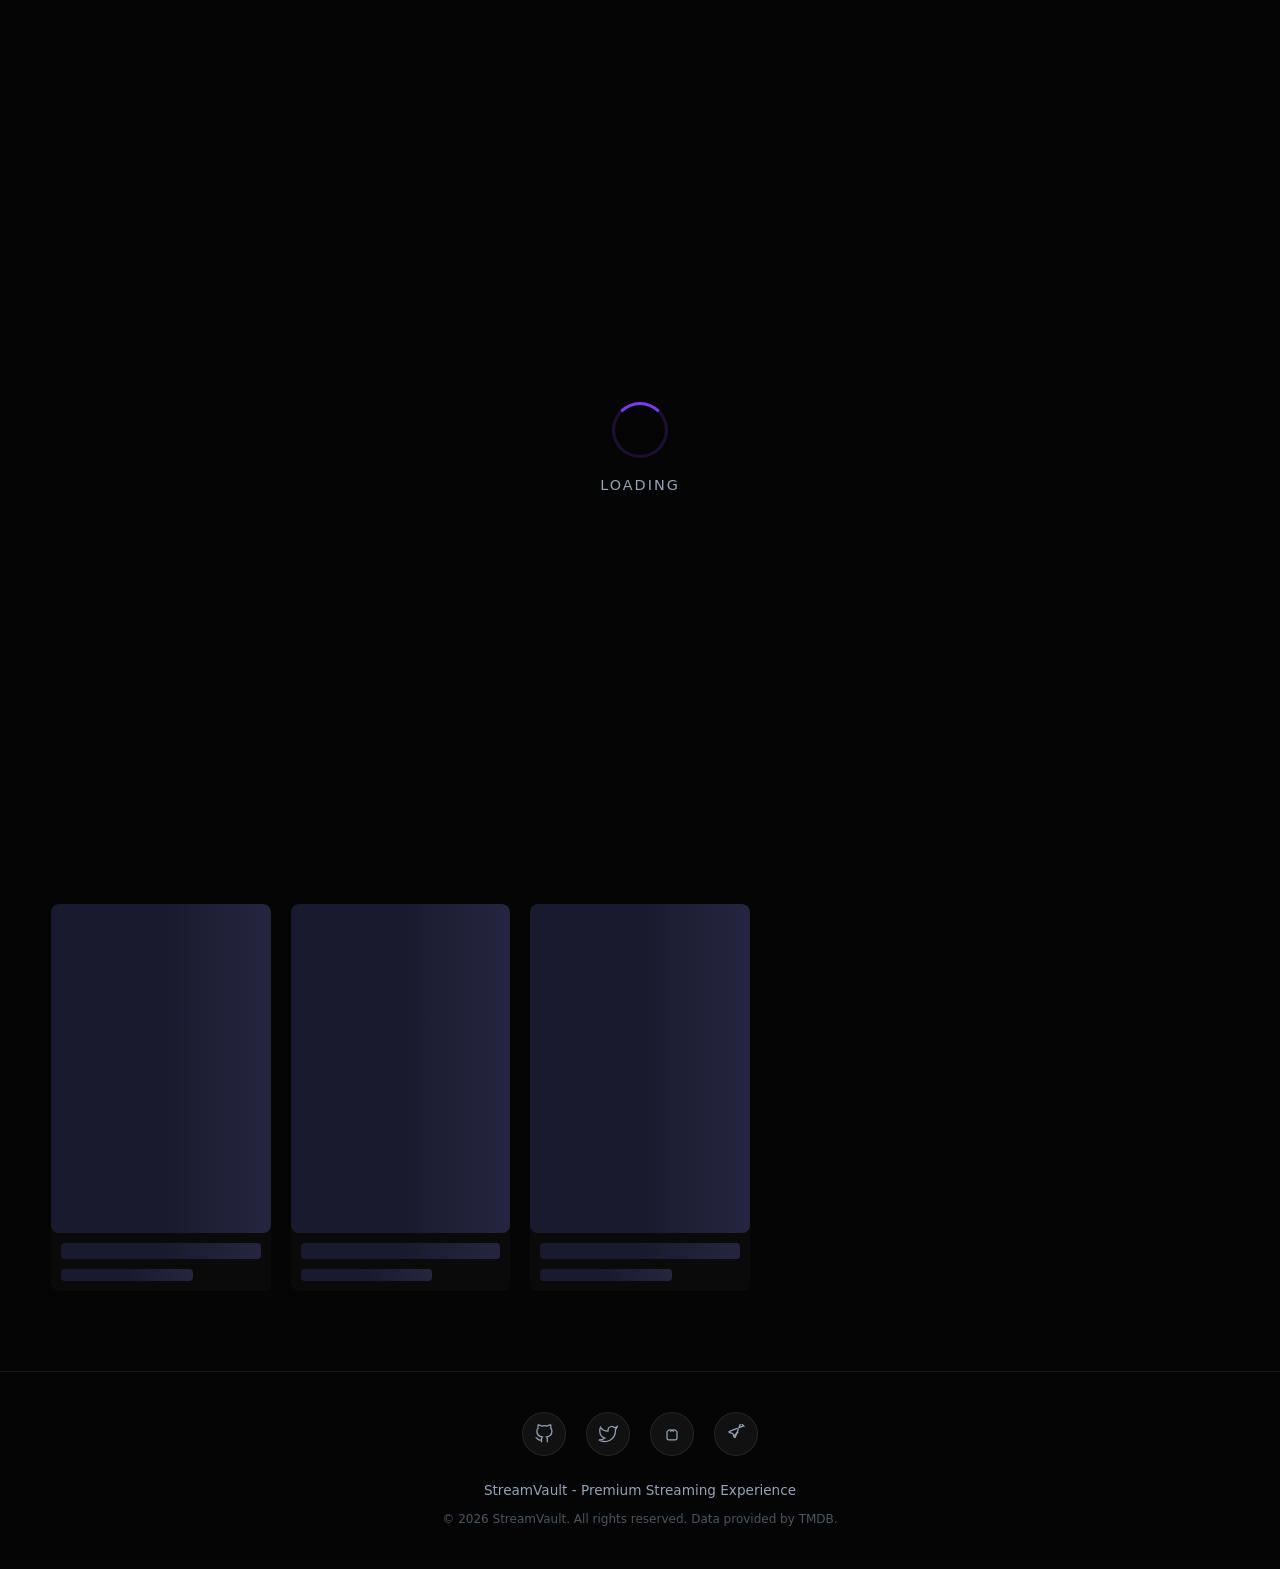
<file: search.html>
<!DOCTYPE html>
<html lang="en">
<head>
    <meta charset="UTF-8">
    <meta name="viewport" content="width=device-width, initial-scale=1.0">
    <title>StreamVault - Search</title>
    <meta name="description" content="Search movies and TV shows on StreamVault">
    <link rel="preconnect" href="https://api.themoviedb.org">
    <link rel="preconnect" href="https://image.tmdb.org">
    <style>
        *,*::before,*::after{margin:0;padding:0;box-sizing:border-box}
        :root{
            --bg:#050505;--surface:#0a0a0a;--surface-glass:rgba(15,15,20,0.85);
            --primary:#7c3aed;--primary-glow:rgba(124,58,237,0.4);--accent:#3b82f6;
            --accent-glow:rgba(59,130,246,0.3);--text:#f8fafc;--text-muted:#94a3b8;
            --border:rgba(255,255,255,0.08);--radius:16px;--radius-sm:8px;
            --shadow:0 8px 32px rgba(0,0,0,0.6);--shadow-glow:0 0 40px var(--primary-glow);
            --transition:all 0.35s cubic-bezier(0.4,0,0.2,1);
        }
        html{scroll-behavior:smooth}
        body{font-family:'Segoe UI',system-ui,-apple-system,sans-serif;background:var(--bg);color:var(--text);line-height:1.6;overflow-x:hidden;-webkit-font-smoothing:antialiased}
        a{color:inherit;text-decoration:none}
        img{max-width:100%;display:block}
        button{border:none;background:none;cursor:pointer;font-family:inherit;color:inherit}
        ul{list-style:none}
        ::-webkit-scrollbar{width:6px;height:6px}
        ::-webkit-scrollbar-track{background:transparent}
        ::-webkit-scrollbar-thumb{background:var(--primary);border-radius:3px}

        @keyframes fadeIn{from{opacity:0;transform:translateY(20px)}to{opacity:1;transform:translateY(0)}}
        @keyframes skeleton{0%{background-position:-200% 0}100%{background-position:200% 0}}
        @keyframes spin{to{transform:rotate(360deg)}}
        .fade-in{animation:fadeIn 0.6s ease forwards}
        .skeleton{background:linear-gradient(90deg,#1a1a2e 25%,#252540 50%,#1a1a2e 75%);background-size:200% 100%;animation:skeleton 1.5s infinite;border-radius:var(--radius-sm)}

        /* Header */
        .header{position:fixed;top:0;left:0;right:0;z-index:1000;background:linear-gradient(to bottom,rgba(5,5,5,0.95) 0%,rgba(5,5,5,0.7) 60%,transparent 100%);backdrop-filter:blur(20px);padding:0 4%;height:70px;display:flex;align-items:center;justify-content:space-between;transition:var(--transition)}
        .header.scrolled{background:rgba(5,5,5,0.98);box-shadow:0 4px 30px rgba(0,0,0,0.5)}
        .header-left,.header-right{display:flex;align-items:center;gap:20px}
        .menu-btn{width:40px;height:40px;display:flex;flex-direction:column;justify-content:center;gap:5px;cursor:pointer;z-index:1001}
        .menu-btn span{display:block;width:24px;height:2px;background:var(--text);border-radius:2px;transition:var(--transition)}
        .menu-btn.active span:nth-child(1){transform:rotate(45deg) translate(5px,5px)}
        .menu-btn.active span:nth-child(2){opacity:0}
        .menu-btn.active span:nth-child(3){transform:rotate(-45deg) translate(5px,-5px)}
        .logo{font-size:1.6rem;font-weight:800;letter-spacing:-1px;background:linear-gradient(135deg,var(--primary),var(--accent));-webkit-background-clip:text;-webkit-text-fill-color:transparent;text-shadow:0 0 30px var(--primary-glow)}
        .search-btn{width:40px;height:40px;border-radius:50%;display:flex;align-items:center;justify-content:center;background:rgba(255,255,255,0.05);border:1px solid var(--border);transition:var(--transition)}
        .search-btn:hover{background:rgba(124,58,237,0.2);border-color:var(--primary);box-shadow:0 0 20px var(--primary-glow)}
        .search-btn svg{width:18px;height:18px;stroke:var(--text);fill:none;stroke-width:2}

        /* Sidebar */
        .sidebar{position:fixed;top:0;left:0;width:280px;height:100vh;background:var(--surface-glass);backdrop-filter:blur(30px);border-right:1px solid var(--border);z-index:999;transform:translateX(-100%);transition:transform 0.4s cubic-bezier(0.4,0,0.2,1);padding:90px 24px 24px;overflow-y:auto}
        .sidebar.open{transform:translateX(0)}
        .sidebar-overlay{position:fixed;inset:0;background:rgba(0,0,0,0.7);z-index:998;opacity:0;pointer-events:none;transition:opacity 0.3s}
        .sidebar-overlay.active{opacity:1;pointer-events:auto}
        .sidebar h3{font-size:0.75rem;text-transform:uppercase;letter-spacing:2px;color:var(--text-muted);margin:24px 0 12px}
        .sidebar a{display:flex;align-items:center;gap:12px;padding:12px 16px;border-radius:var(--radius-sm);transition:var(--transition);font-size:0.95rem}
        .sidebar a:hover{background:rgba(124,58,237,0.15);color:var(--primary)}
        .sidebar a svg{width:20px;height:20px;stroke:currentColor;fill:none;stroke-width:1.5}

        /* Search Hero */
        .search-hero{padding:100px 4% 30px;text-align:center;max-width:800px;margin:0 auto}
        .search-hero h1{font-size:2.2rem;font-weight:800;margin-bottom:8px}
        .search-hero p{color:var(--text-muted);margin-bottom:24px}
        .search-main-box{position:relative;max-width:700px;margin:0 auto 30px}
        .search-main-box input{width:100%;padding:18px 60px 18px 24px;font-size:1.1rem;background:rgba(255,255,255,0.05);border:2px solid var(--border);border-radius:var(--radius);color:var(--text);outline:none;transition:var(--transition)}
        .search-main-box input:focus{border-color:var(--primary);box-shadow:0 0 30px var(--primary-glow)}
        .search-main-box button{position:absolute;right:12px;top:50%;transform:translateY(-50%);width:40px;height:40px;border-radius:50%;background:var(--primary);display:flex;align-items:center;justify-content:center;transition:var(--transition)}
        .search-main-box button:hover{background:#6d28d9;transform:translateY(-50%) scale(1.05)}
        .search-main-box button svg{width:18px;height:18px;stroke:#fff;fill:none;stroke-width:2}

        /* Filters */
        .filters{display:flex;gap:12px;flex-wrap:wrap;justify-content:center;margin-bottom:30px;max-width:900px;margin:0 auto 30px;padding:0 4%}
        .filter-group{display:flex;flex-direction:column;gap:6px;min-width:140px}
        .filter-label{font-size:0.7rem;text-transform:uppercase;letter-spacing:1px;color:var(--text-muted)}
        .filter-select{padding:10px 14px;background:rgba(255,255,255,0.05);border:1px solid var(--border);border-radius:var(--radius-sm);color:var(--text);font-size:0.9rem;outline:none;cursor:pointer;transition:var(--transition);min-width:140px}
        .filter-select:focus{border-color:var(--primary);box-shadow:0 0 15px var(--primary-glow)}
        .filter-select option{background:var(--surface);color:var(--text)}
        .filter-btn{padding:10px 20px;background:var(--primary);border-radius:var(--radius-sm);font-weight:700;font-size:0.9rem;transition:var(--transition);box-shadow:0 4px 15px var(--primary-glow);align-self:flex-end}
        .filter-btn:hover{background:#6d28d9;transform:translateY(-2px)}

        /* Results Grid */
        .results-section{padding:0 4% 40px;max-width:1400px;margin:0 auto}
        .results-header{display:flex;align-items:center;justify-content:space-between;margin-bottom:20px}
        .results-count{font-size:0.9rem;color:var(--text-muted)}
        .results-grid{display:grid;grid-template-columns:repeat(auto-fill,minmax(180px,1fr));gap:20px}
        .result-card{border-radius:var(--radius-sm);overflow:hidden;cursor:pointer;transition:var(--transition);background:var(--surface);position:relative}
        .result-card:hover{transform:translateY(-8px) scale(1.02);box-shadow:var(--shadow-glow),var(--shadow);z-index:5}
        .result-card img{width:100%;aspect-ratio:2/3;object-fit:cover;transition:transform 0.5s ease}
        .result-card:hover img{transform:scale(1.1)}
        .result-gradient{position:absolute;inset:0;background:linear-gradient(to top,rgba(0,0,0,0.9) 0%,transparent 50%);opacity:0;transition:opacity 0.3s}
        .result-card:hover .result-gradient{opacity:1}
        .result-badge{position:absolute;top:8px;left:8px;padding:4px 10px;background:rgba(0,0,0,0.7);backdrop-filter:blur(10px);border:1px solid rgba(255,255,255,0.1);border-radius:4px;font-size:0.7rem;font-weight:700;color:#fbbf24;display:flex;align-items:center;gap:4px}
        .result-badge svg{width:12px;height:12px;fill:#fbbf24}
        .result-hd{position:absolute;top:8px;right:8px;padding:3px 8px;background:rgba(124,58,237,0.8);border-radius:4px;font-size:0.65rem;font-weight:800;text-transform:uppercase;letter-spacing:1px}
        .result-info{position:absolute;bottom:0;left:0;right:0;padding:12px;transform:translateY(10px);opacity:0;transition:all 0.3s ease}
        .result-card:hover .result-info{transform:translateY(0);opacity:1}
        .result-title{font-size:0.9rem;font-weight:700;line-height:1.3;margin-bottom:4px;display:-webkit-box;-webkit-line-clamp:2;-webkit-box-orient:vertical;overflow:hidden}
        .result-meta{font-size:0.75rem;color:var(--text-muted);display:flex;gap:8px}
        .result-type{padding:2px 8px;background:rgba(124,58,237,0.3);border-radius:4px;font-size:0.65rem;color:var(--primary);text-transform:uppercase}

        /* Skeleton Grid */
        .sk-card{background:var(--surface);border-radius:var(--radius-sm);overflow:hidden}
        .sk-card .sk-img{aspect-ratio:2/3}
        .sk-card .sk-text{height:16px;margin:10px;border-radius:4px}
        .sk-card .sk-text:last-child{width:60%;height:12px}

        /* Load More */
        .load-more{text-align:center;padding:30px}
        .load-more-btn{padding:12px 32px;background:var(--primary);border-radius:var(--radius-sm);font-weight:700;font-size:1rem;transition:var(--transition);box-shadow:0 4px 15px var(--primary-glow)}
        .load-more-btn:hover{background:#6d28d9;transform:translateY(-2px)}
        .load-more-btn:disabled{opacity:0.5;cursor:not-allowed;transform:none}
        .no-results{text-align:center;padding:60px 20px;color:var(--text-muted)}
        .no-results h3{font-size:1.3rem;color:var(--text);margin-bottom:8px}

        /* Footer */
        .footer{padding:40px 4%;text-align:center;border-top:1px solid var(--border);margin-top:40px}
        .social-links{display:flex;justify-content:center;gap:20px;margin-bottom:24px}
        .social-links a{width:44px;height:44px;border-radius:50%;background:rgba(255,255,255,0.05);border:1px solid var(--border);display:flex;align-items:center;justify-content:center;transition:var(--transition)}
        .social-links a:hover{background:rgba(124,58,237,0.2);border-color:var(--primary);transform:translateY(-3px);box-shadow:0 0 20px var(--primary-glow)}
        .social-links a svg{width:20px;height:20px;stroke:var(--text-muted);fill:none;stroke-width:1.5;transition:var(--transition)}
        .social-links a:hover svg{stroke:var(--primary)}
        .footer-credits{font-size:0.85rem;color:var(--text-muted);margin-bottom:8px}
        .footer-copy{font-size:0.75rem;color:rgba(148,163,184,0.5)}

        /* Loader */
        .page-loader{position:fixed;inset:0;background:var(--bg);z-index:9999;display:flex;flex-direction:column;align-items:center;justify-content:center;transition:opacity 0.5s}
        .page-loader.hidden{opacity:0;pointer-events:none}
        .loader-ring{width:56px;height:56px;border:3px solid rgba(124,58,237,0.2);border-top-color:var(--primary);border-radius:50%;animation:spin 1s linear infinite}
        .loader-text{margin-top:16px;font-size:0.9rem;color:var(--text-muted);letter-spacing:2px;text-transform:uppercase}

        @media(max-width:768px){
            .header{height:60px}
            .logo{font-size:1.3rem}
            .search-hero h1{font-size:1.6rem}
            .results-grid{grid-template-columns:repeat(auto-fill,minmax(140px,1fr));gap:12px}
            .filters{gap:8px}
            .filter-group{min-width:120px}
            .sidebar{width:260px}
        }
        @media(max-width:480px){
            .results-grid{grid-template-columns:repeat(2,1fr);gap:10px}
            .search-hero h1{font-size:1.3rem}
        }
    </style>
<base target="_blank">
</head>
<body>
    <div class="page-loader" id="pageLoader"><div class="loader-ring"></div><div class="loader-text">Loading</div></div>

    <header class="header" id="header">
        <div class="header-left">
            <div class="menu-btn" id="menuBtn" onclick="toggleSidebar()"><span></span><span></span><span></span></div>
            <a href="index.html" class="logo">StreamVault</a>
        </div>
        <div class="header-right">
            <button class="search-btn" onclick="openSearch()" aria-label="Search">
                <svg viewBox="0 0 24 24"><circle cx="11" cy="11" r="8"/><line x1="21" y1="21" x2="16.65" y2="16.65"/></svg>
            </button>
        </div>
    </header>

    <div class="sidebar-overlay" id="sidebarOverlay" onclick="toggleSidebar()"></div>
    <nav class="sidebar" id="sidebar">
        <h3>Discover</h3>
        <a href="index.html"><svg viewBox="0 0 24 24"><path d="M3 9l9-7 9 7v11a2 2 0 0 1-2 2H5a2 2 0 0 1-2-2z"/><polyline points="9 22 9 12 15 12 15 22"/></svg>Home</a>
        <a href="trending.html"><svg viewBox="0 0 24 24"><polyline points="23 6 13.5 15.5 8.5 10.5 1 18"/><polyline points="17 6 23 6 23 12"/></svg>Trending</a>
        <a href="search.html"><svg viewBox="0 0 24 24"><circle cx="11" cy="11" r="8"/><line x1="21" y1="21" x2="16.65" y2="16.65"/></svg>Search</a>
        <h3>Movies</h3>
        <a href="search.html?type=movie&sort=popular"><svg viewBox="0 0 24 24"><rect x="2" y="2" width="20" height="20" rx="2.18" ry="2.18"/><line x1="7" y1="2" x2="7" y2="22"/><line x1="17" y1="2" x2="17" y2="22"/><line x1="2" y1="12" x2="22" y2="12"/><line x1="2" y1="7" x2="7" y2="7"/><line x1="2" y1="17" x2="7" y2="17"/><line x1="17" y1="17" x2="22" y2="17"/><line x1="17" y1="7" x2="22" y2="7"/></svg>Popular Movies</a>
        <a href="search.html?type=movie&sort=top_rated"><svg viewBox="0 0 24 24"><polygon points="12 2 15.09 8.26 22 9.27 17 14.14 18.18 21.02 12 17.77 5.82 21.02 7 14.14 2 9.27 8.91 8.26 12 2"/></svg>Top Rated</a>
        <h3>TV Shows</h3>
        <a href="search.html?type=tv&sort=popular"><svg viewBox="0 0 24 24"><rect x="2" y="7" width="20" height="15" rx="2" ry="2"/><polyline points="17 2 12 7 7 2"/></svg>Popular TV</a>
        <a href="search.html?type=tv&sort=top_rated"><svg viewBox="0 0 24 24"><polygon points="12 2 15.09 8.26 22 9.27 17 14.14 18.18 21.02 12 17.77 5.82 21.02 7 14.14 2 9.27 8.91 8.26 12 2"/></svg>Top Rated TV</a>
        <h3>Info</h3>
        <a href="creator.html"><svg viewBox="0 0 24 24"><path d="M20 21v-2a4 4 0 0 0-4-4H8a4 4 0 0 0-4 4v2"/><circle cx="12" cy="7" r="4"/></svg>Creator</a>
    </nav>

    <section class="search-hero">
        <h1>Discover Content</h1>
        <p>Search through thousands of movies and TV shows</p>
        <div class="search-main-box">
            <input type="text" id="searchInput" placeholder="Search movies, TV shows, actors..." autocomplete="off">
            <button onclick="performSearch()" aria-label="Search">
                <svg viewBox="0 0 24 24"><circle cx="11" cy="11" r="8"/><line x1="21" y1="21" x2="16.65" y2="16.65"/></svg>
            </button>
        </div>
    </section>

    <div class="filters">
        <div class="filter-group">
            <span class="filter-label">Type</span>
            <select class="filter-select" id="filterType" onchange="applyFilters()">
                <option value="">All</option>
                <option value="movie">Movies</option>
                <option value="tv">TV Shows</option>
            </select>
        </div>
        <div class="filter-group">
            <span class="filter-label">Sort By</span>
            <select class="filter-select" id="filterSort" onchange="applyFilters()">
                <option value="popularity.desc">Popularity</option>
                <option value="vote_average.desc">Rating</option>
                <option value="release_date.desc">Release Date</option>
                <option value="revenue.desc">Revenue</option>
            </select>
        </div>
        <div class="filter-group">
            <span class="filter-label">Genre</span>
            <select class="filter-select" id="filterGenre" onchange="applyFilters()">
                <option value="">All Genres</option>
            </select>
        </div>
        <div class="filter-group">
            <span class="filter-label">Year</span>
            <select class="filter-select" id="filterYear" onchange="applyFilters()">
                <option value="">All Years</option>
            </select>
        </div>
        <div class="filter-group">
            <span class="filter-label">Min Rating</span>
            <select class="filter-select" id="filterRating" onchange="applyFilters()">
                <option value="0">Any</option>
                <option value="7">7+</option>
                <option value="8">8+</option>
                <option value="9">9+</option>
            </select>
        </div>
        <button class="filter-btn" onclick="applyFilters()">Apply Filters</button>
    </div>

    <section class="results-section">
        <div class="results-header">
            <span class="results-count" id="resultsCount"></span>
        </div>
        <div class="results-grid" id="resultsGrid"></div>
        <div class="load-more" id="loadMoreContainer" style="display:none">
            <button class="load-more-btn" id="loadMoreBtn" onclick="loadMore()">Load More</button>
        </div>
        <div class="no-results" id="noResults" style="display:none">
            <h3>No results found</h3>
            <p>Try adjusting your search or filters</p>
        </div>
    </section>

    <footer class="footer">
        <div class="social-links">
            <a href="https://github.com" target="_blank"><svg viewBox="0 0 24 24"><path d="M9 19c-5 1.5-5-2.5-7-3m14 6v-3.87a3.37 3.37 0 0 0-.94-2.61c3.14-.35 6.44-1.54 6.44-7A5.44 5.44 0 0 0 20 4.77 5.07 5.07 0 0 0 19.91 1S18.73.65 16 2.48a13.38 13.38 0 0 0-7 0C6.27.65 5.09 1 5.09 1A5.07 5.07 0 0 0 5 4.77a5.44 5.44 0 0 0-1.5 3.78c0 5.42 3.3 6.61 6.44 7A3.37 3.37 0 0 0 9 18.13V22"/></svg></a>
            <a href="https://twitter.com" target="_blank"><svg viewBox="0 0 24 24"><path d="M23 3a10.9 10.9 0 0 1-3.14 1.53 4.48 4.48 0 0 0-7.86 3v1A10.66 10.66 0 0 1 3 4s-4 9 5 13a11.64 11.64 0 0 1-7 2c9 5 20 0 20-11.5a4.5 4.5 0 0 0-.08-.83A7.72 7.72 0 0 0 23 3z"/></svg></a>
            <a href="https://discord.com" target="_blank"><svg viewBox="0 0 24 24"><path d="M18 9a5 5 0 0 0-4-2 5 5 0 0 0-4 2"/><path d="M6 9a5 5 0 0 1 4-2 5 5 0 0 1 4 2"/><path d="M6 9v8a2 2 0 0 0 2 2h8a2 2 0 0 0 2-2V9"/><path d="M12 11v.01"/></svg></a>
            <a href="https://telegram.org" target="_blank"><svg viewBox="0 0 24 24"><path d="M21.198 2.433a2.242 2.242 0 0 0-1.022.215l-16.09 6.2c-.66.253-.66.994-.003 1.248l4.192 1.588 1.588 4.192c.254.657.995.657 1.248.003l6.2-16.09a2.242 2.242 0 0 0-1.113-3.356z"/><path d="m9.5 14.5 5-5"/><path d="m14.5 9.5-5 5"/></svg></a>
        </div>
        <div class="footer-credits">StreamVault - Premium Streaming Experience</div>
        <div class="footer-copy">&copy; 2026 StreamVault. All rights reserved. Data provided by TMDB.</div>
    </footer>

    <script>
    const TMDB_API_KEY="e10da2e2cbb23ea7ebfb64c3a188b64a";
    const TMDB_BASE="https://api.themoviedb.org/3";
    const IMG_BASE="https://image.tmdb.org/t/p/";
    const RETRIES=3,TIMEOUT=8000;

    async function fetchTMDB(endpoint,retries=RETRIES){
        const url=`${TMDB_BASE}${endpoint}${endpoint.includes('?')?'&':'?'}api_key=${TMDB_API_KEY}`;
        for(let i=0;i<retries;i++){
            try{
                const controller=new AbortController();
                const id=setTimeout(()=>controller.abort(),TIMEOUT);
                const res=await fetch(url,{signal:controller.signal,headers:{'Accept':'application/json'}});
                clearTimeout(id);
                if(!res.ok) throw new Error(`HTTP ${res.status}`);
                return await res.json();
            }catch(e){if(i===retries-1) throw e;await new Promise(r=>setTimeout(r,1000*(i+1)))}
        }
    }
    function img(path,size='w500'){return path?`${IMG_BASE}${size}${path}`:'data:image/svg+xml,<svg xmlns="http://www.w3.org/2000/svg" width="300" height="450"><rect fill="%231a1a2e" width="300" height="450"/><text fill="%23444" x="50%" y="50%" text-anchor="middle" font-size="14">No Image</text></svg>'}

    let currentPage=1,totalPages=1,isLoading=false,currentQuery='',currentType='';

    function goTo(type,id){window.location.href=`${type==='tv'?'tv-show.html':'movie.html'}?id=${id}&type=${type}`}
    function toggleSidebar(){document.getElementById('sidebar').classList.toggle('open');document.getElementById('sidebarOverlay').classList.toggle('active');document.getElementById('menuBtn').classList.toggle('active')}
    function openSearch(){const q=document.getElementById('searchInput').value.trim();if(q)window.location.href=`search.html?q=${encodeURIComponent(q)}`}

    // Populate year filter
    const yearSelect=document.getElementById('filterYear');
    const currentYear=new Date().getFullYear();
    for(let y=currentYear;y>=1980;y--){const opt=document.createElement('option');opt.value=y;opt.textContent=y;yearSelect.appendChild(opt)}

    // Populate genre filter
    async function loadGenres(){
        try{
            const [movieGenres,tvGenres]=await Promise.allSettled([fetchTMDB('/genre/movie/list'),fetchTMDB('/genre/tv/list')]);
            const genres=new Map();
            (movieGenres.value?.genres||[]).forEach(g=>genres.set(g.id,g));
            (tvGenres.value?.genres||[]).forEach(g=>{if(!genres.has(g.id))genres.set(g.id,g)});
            const genreSelect=document.getElementById('filterGenre');
            [...genres.values()].sort((a,b)=>a.name.localeCompare(b.name)).forEach(g=>{
                const opt=document.createElement('option');opt.value=g.id;opt.textContent=g.name;genreSelect.appendChild(opt);
            });
        }catch(e){console.error(e)}
    }

    function createResultCard(item){
        const title=item.title||item.name||'Untitled';
        const date=item.release_date||item.first_air_date||'';
        const year=date?date.slice(0,4):'N/A';
        const rating=(item.vote_average||0).toFixed(1);
        const type=item.media_type||currentType||'movie';
        return `
            <div class="result-card fade-in" onclick="goTo('${type}',${item.id})">
                <img src="${img(item.poster_path,'w342')}" alt="${title}" loading="lazy">
                <div class="result-gradient"></div>
                <div class="result-badge"><svg viewBox="0 0 24 24"><polygon points="12 2 15.09 8.26 22 9.27 17 14.14 18.18 21.02 12 17.77 5.82 21.02 7 14.14 2 9.27 8.91 8.26 12 2"/></svg>${rating}</div>
                <div class="result-hd">HD</div>
                <div class="result-info">
                    <div class="result-title">${title}</div>
                    <div class="result-meta"><span class="result-type">${type}</span><span>${year}</span></div>
                </div>
            </div>
        `;
    }

    function createSkeletons(count=8){
        return Array(count).fill(0).map(()=>`
            <div class="sk-card">
                <div class="skeleton sk-img"></div>
                <div class="skeleton sk-text"></div>
                <div class="skeleton sk-text"></div>
            </div>
        `).join('');
    }

    async function performSearch(page=1,append=false){
        if(isLoading) return;
        isLoading=true;
        const query=document.getElementById('searchInput').value.trim();
        const type=document.getElementById('filterType').value;
        const sort=document.getElementById('filterSort').value;
        const genre=document.getElementById('filterGenre').value;
        const year=document.getElementById('filterYear').value;
        const minRating=document.getElementById('filterRating').value;
        const grid=document.getElementById('resultsGrid');
        const loadMoreBtn=document.getElementById('loadMoreBtn');
        const loadMoreContainer=document.getElementById('loadMoreContainer');
        const noResults=document.getElementById('noResults');

        if(!append){
            grid.innerHTML=createSkeletons(8);
            currentPage=1;currentQuery=query;currentType=type;
        }
        if(loadMoreBtn) loadMoreBtn.disabled=true;

        try{
            let data;
            if(query){
                data=await fetchTMDB(`/search/multi?query=${encodeURIComponent(query)}&page=${page}`);
                let results=(data.results||[]).filter(r=>r.media_type==='movie'||r.media_type==='tv');
                if(type) results=results.filter(r=>r.media_type===type);
                data.results=results;
            }else{
                const typePath=type||'movie';
                let endpoint=`/discover/${typePath}?sort_by=${sort}&page=${page}`;
                if(genre) endpoint+=`&with_genres=${genre}`;
                if(year) endpoint+=`&primary_release_year=${year}`;
                if(minRating>0) endpoint+=`&vote_average.gte=${minRating}`;
                data=await fetchTMDB(endpoint);
            }

            const items=(data.results||[]).slice(0,20);
            totalPages=data.total_pages||1;

            if(!append) grid.innerHTML='';
            if(items.length){
                grid.innerHTML+=items.map(item=>createResultCard(item)).join('');
                noResults.style.display='none';
                loadMoreContainer.style.display=currentPage<totalPages?'block':'none';
            }else if(!append){
                grid.innerHTML='';
                noResults.style.display='block';
                loadMoreContainer.style.display='none';
            }

            document.getElementById('resultsCount').textContent=`${data.total_results||0} results found`;
        }catch(e){
            if(!append) grid.innerHTML=`<div class="no-results"><h3>Error</h3><p>${e.message}</p></div>`;
            console.error(e);
        }
        isLoading=false;
        if(loadMoreBtn) loadMoreBtn.disabled=false;
        document.getElementById('pageLoader').classList.add('hidden');
    }

    function applyFilters(){currentPage=1;performSearch(1,false)}
    function loadMore(){currentPage++;performSearch(currentPage,true)}

    // URL params
    const urlParams=new URLSearchParams(window.location.search);
    const urlQuery=urlParams.get('q')||'';
    const urlType=urlParams.get('type')||'';
    const urlSort=urlParams.get('sort')||'';
    if(urlQuery) document.getElementById('searchInput').value=urlQuery;
    if(urlType) document.getElementById('filterType').value=urlType;
    if(urlSort){
        const sortMap={trending:'popularity.desc',popular:'popularity.desc',top_rated:'vote_average.desc',upcoming:'release_date.desc',now_playing:'popularity.desc',airing_today:'first_air_date.desc',on_the_air:'popularity.desc'};
        const mapped=sortMap[urlSort]||urlSort;
        if(mapped) document.getElementById('filterSort').value=mapped;
    }

    document.getElementById('searchInput').addEventListener('keydown',e=>{if(e.key==='Enter')applyFilters()});

    // Infinite scroll
    let scrollDebounce;
    window.addEventListener('scroll',()=>{
        clearTimeout(scrollDebounce);
        scrollDebounce=setTimeout(()=>{
            if(window.innerHeight+window.scrollY>=document.body.offsetHeight-500 && currentPage<totalPages && !isLoading){
                loadMore();
            }
        },200);
    });

    window.addEventListener('scroll',()=>{document.getElementById('header').classList.toggle('scrolled',window.scrollY>50)});
    document.addEventListener('keydown',e=>{if(e.key==='Escape'){document.getElementById('sidebar').classList.remove('open');document.getElementById('sidebarOverlay').classList.remove('active');document.getElementById('menuBtn').classList.remove('active')}});
    document.addEventListener('DOMContentLoaded',()=>{loadGenres();performSearch()});
    </script>
</body>
</html>
</file>
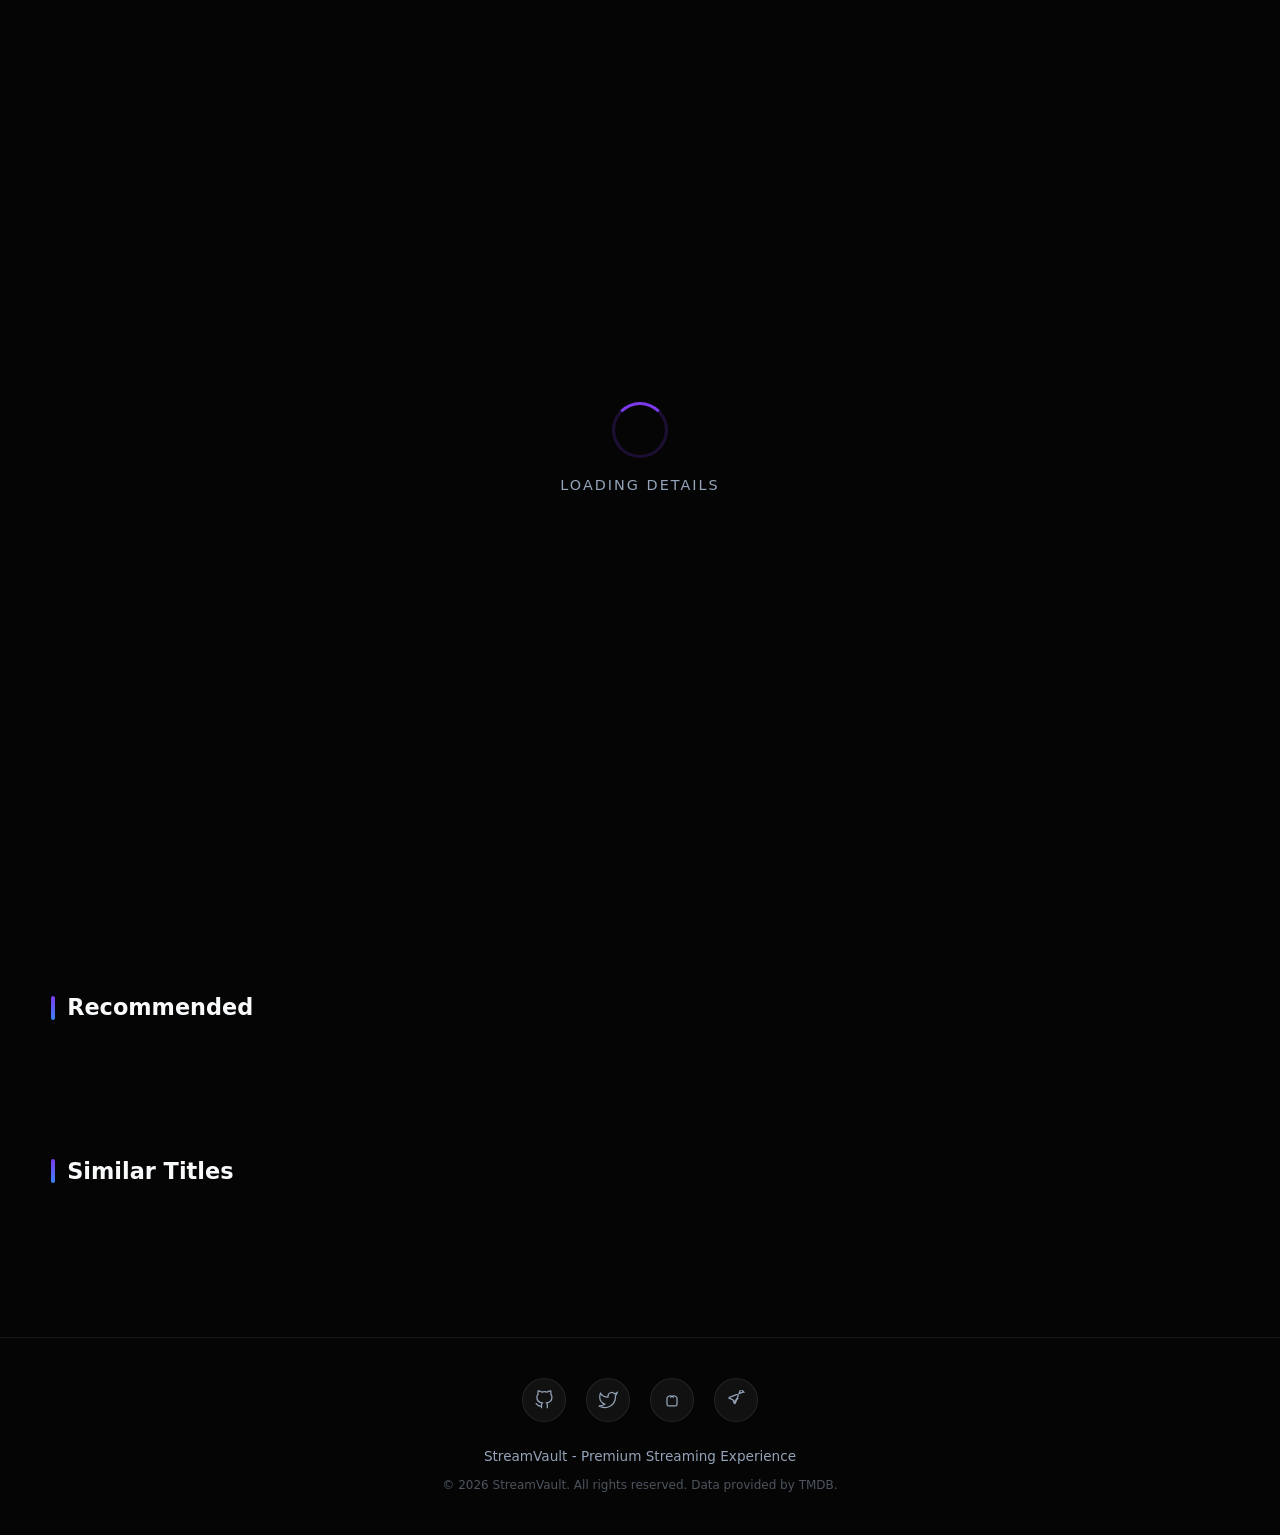
<file: show.html>
<!DOCTYPE html>
<html lang="en">
<head>
    <meta charset="UTF-8">
    <meta http-equiv="refresh" content="0; url=movie.html">
    <title>Redirecting...</title>
    <script>
        const params = new URLSearchParams(window.location.search);
        const id = params.get('id');
        window.location.href = 'movie.html?id=' + id + '&type=tv';
    </script>
<base target="_blank">
</head>
<body style="background:#050505;color:#94a3b8;font-family:sans-serif;display:flex;align-items:center;justify-content:center;height:100vh;margin:0">
    <p>Redirecting to TV Show details...</p>
</body>
</html>
</file>
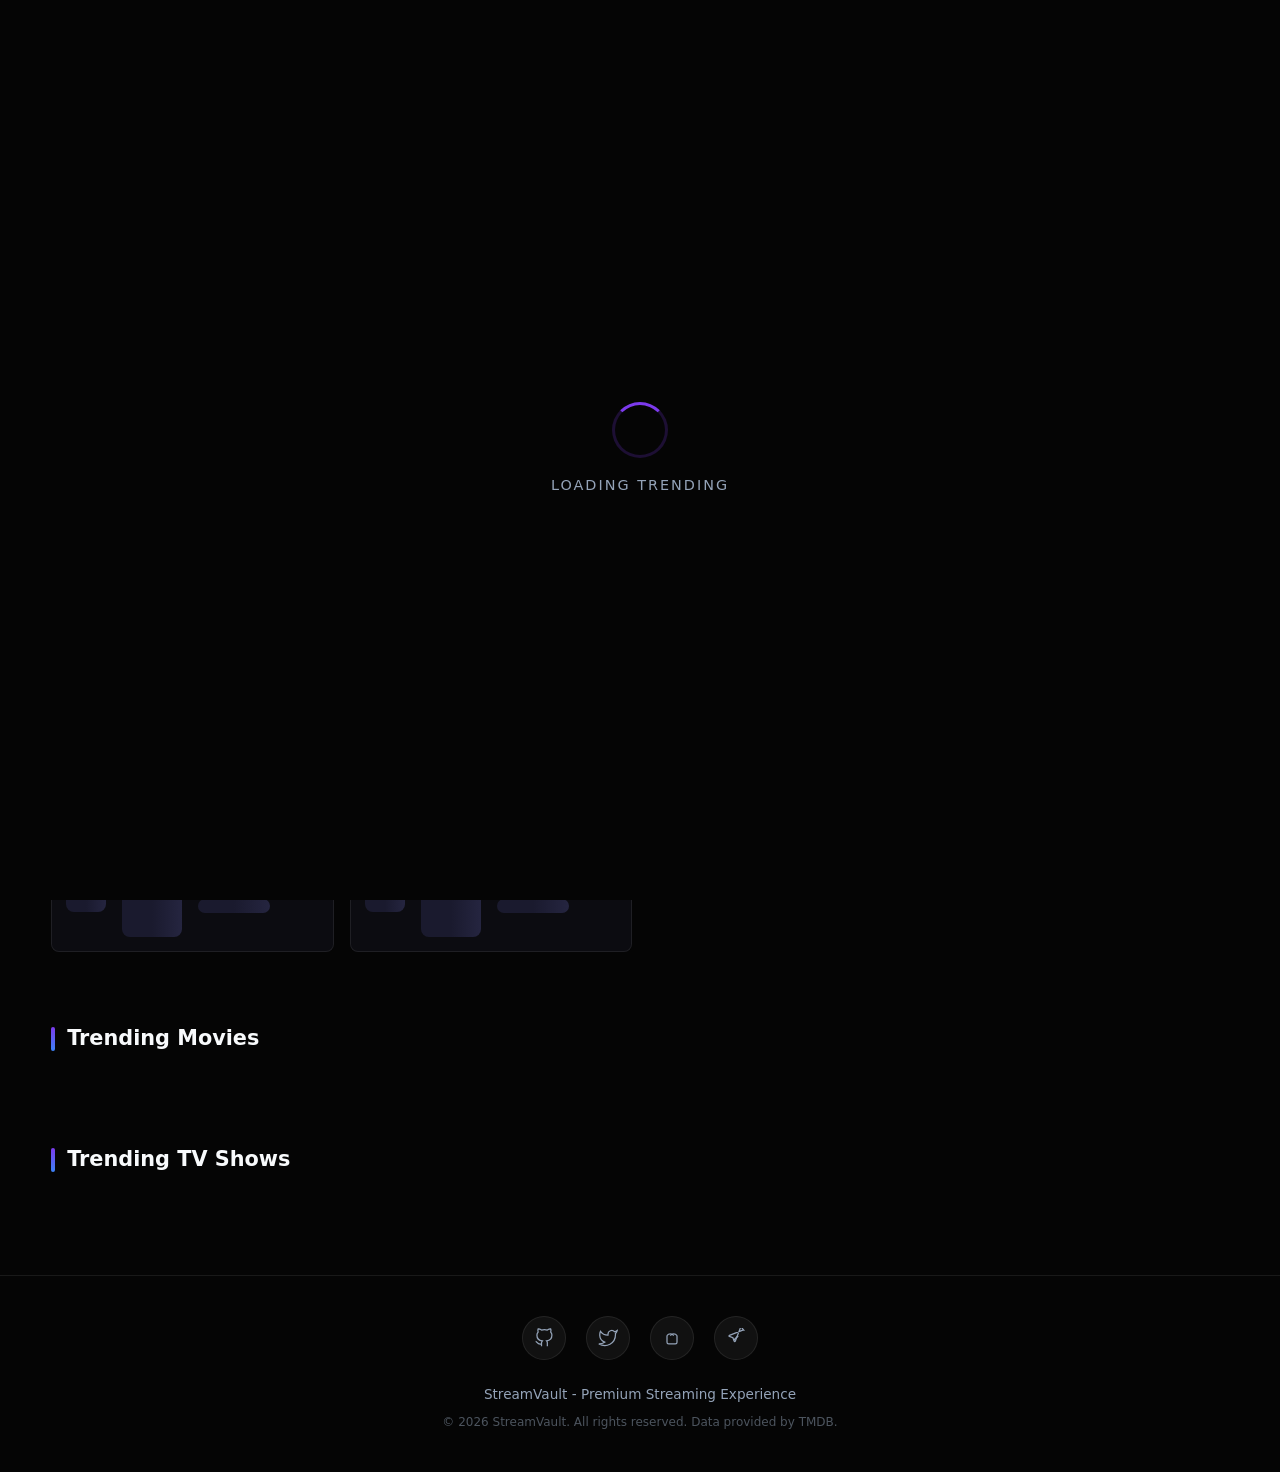
<file: trending.html>
<!DOCTYPE html>
<html lang="en">
<head>
    <meta charset="UTF-8">
    <meta name="viewport" content="width=device-width, initial-scale=1.0">
    <title>StreamVault - Trending</title>
    <meta name="description" content="Discover trending movies and TV shows">
    <link rel="preconnect" href="https://api.themoviedb.org">
    <link rel="preconnect" href="https://image.tmdb.org">
    <style>
        *,*::before,*::after{margin:0;padding:0;box-sizing:border-box}
        :root{
            --bg:#050505;--surface:#0a0a0a;--surface-glass:rgba(15,15,20,0.85);
            --primary:#7c3aed;--primary-glow:rgba(124,58,237,0.4);--accent:#3b82f6;
            --accent-glow:rgba(59,130,246,0.3);--text:#f8fafc;--text-muted:#94a3b8;
            --border:rgba(255,255,255,0.08);--radius:16px;--radius-sm:8px;
            --shadow:0 8px 32px rgba(0,0,0,0.6);--shadow-glow:0 0 40px var(--primary-glow);
            --transition:all 0.35s cubic-bezier(0.4,0,0.2,1);
        }
        html{scroll-behavior:smooth}
        body{font-family:'Segoe UI',system-ui,-apple-system,sans-serif;background:var(--bg);color:var(--text);line-height:1.6;overflow-x:hidden;-webkit-font-smoothing:antialiased}
        a{color:inherit;text-decoration:none}
        img{max-width:100%;display:block}
        button{border:none;background:none;cursor:pointer;font-family:inherit;color:inherit}
        ul{list-style:none}
        ::-webkit-scrollbar{width:6px;height:6px}
        ::-webkit-scrollbar-track{background:transparent}
        ::-webkit-scrollbar-thumb{background:var(--primary);border-radius:3px}

        @keyframes fadeIn{from{opacity:0;transform:translateY(20px)}to{opacity:1;transform:translateY(0)}}
        @keyframes fadeInScale{from{opacity:0;transform:scale(0.95)}to{opacity:1;transform:scale(1)}}
        @keyframes skeleton{0%{background-position:-200% 0}100%{background-position:200% 0}}
        @keyframes heroZoom{from{transform:scale(1.1)}to{transform:scale(1)}}
        @keyframes spin{to{transform:rotate(360deg)}}
        .fade-in{animation:fadeIn 0.6s ease forwards}
        .skeleton{background:linear-gradient(90deg,#1a1a2e 25%,#252540 50%,#1a1a2e 75%);background-size:200% 100%;animation:skeleton 1.5s infinite;border-radius:var(--radius-sm)}

        /* Header */
        .header{position:fixed;top:0;left:0;right:0;z-index:1000;background:linear-gradient(to bottom,rgba(5,5,5,0.95) 0%,rgba(5,5,5,0.7) 60%,transparent 100%);backdrop-filter:blur(20px);padding:0 4%;height:70px;display:flex;align-items:center;justify-content:space-between;transition:var(--transition)}
        .header.scrolled{background:rgba(5,5,5,0.98);box-shadow:0 4px 30px rgba(0,0,0,0.5)}
        .header-left,.header-right{display:flex;align-items:center;gap:20px}
        .menu-btn{width:40px;height:40px;display:flex;flex-direction:column;justify-content:center;gap:5px;cursor:pointer;z-index:1001}
        .menu-btn span{display:block;width:24px;height:2px;background:var(--text);border-radius:2px;transition:var(--transition)}
        .menu-btn.active span:nth-child(1){transform:rotate(45deg) translate(5px,5px)}
        .menu-btn.active span:nth-child(2){opacity:0}
        .menu-btn.active span:nth-child(3){transform:rotate(-45deg) translate(5px,-5px)}
        .logo{font-size:1.6rem;font-weight:800;letter-spacing:-1px;background:linear-gradient(135deg,var(--primary),var(--accent));-webkit-background-clip:text;-webkit-text-fill-color:transparent;text-shadow:0 0 30px var(--primary-glow)}
        .search-btn{width:40px;height:40px;border-radius:50%;display:flex;align-items:center;justify-content:center;background:rgba(255,255,255,0.05);border:1px solid var(--border);transition:var(--transition)}
        .search-btn:hover{background:rgba(124,58,237,0.2);border-color:var(--primary);box-shadow:0 0 20px var(--primary-glow)}
        .search-btn svg{width:18px;height:18px;stroke:var(--text);fill:none;stroke-width:2}

        /* Sidebar */
        .sidebar{position:fixed;top:0;left:0;width:280px;height:100vh;background:var(--surface-glass);backdrop-filter:blur(30px);border-right:1px solid var(--border);z-index:999;transform:translateX(-100%);transition:transform 0.4s cubic-bezier(0.4,0,0.2,1);padding:90px 24px 24px;overflow-y:auto}
        .sidebar.open{transform:translateX(0)}
        .sidebar-overlay{position:fixed;inset:0;background:rgba(0,0,0,0.7);z-index:998;opacity:0;pointer-events:none;transition:opacity 0.3s}
        .sidebar-overlay.active{opacity:1;pointer-events:auto}
        .sidebar h3{font-size:0.75rem;text-transform:uppercase;letter-spacing:2px;color:var(--text-muted);margin:24px 0 12px}
        .sidebar a{display:flex;align-items:center;gap:12px;padding:12px 16px;border-radius:var(--radius-sm);transition:var(--transition);font-size:0.95rem}
        .sidebar a:hover{background:rgba(124,58,237,0.15);color:var(--primary)}
        .sidebar a svg{width:20px;height:20px;stroke:currentColor;fill:none;stroke-width:1.5}

        /* Search Overlay */
        .search-overlay{position:fixed;inset:0;background:rgba(5,5,5,0.95);backdrop-filter:blur(20px);z-index:1002;opacity:0;pointer-events:none;transition:opacity 0.4s;display:flex;flex-direction:column;align-items:center;padding-top:120px}
        .search-overlay.active{opacity:1;pointer-events:auto}
        .search-box{width:90%;max-width:700px;position:relative}
        .search-box input{width:100%;padding:20px 60px 20px 24px;font-size:1.2rem;background:rgba(255,255,255,0.05);border:2px solid var(--border);border-radius:var(--radius);color:var(--text);outline:none;transition:var(--transition)}
        .search-box input:focus{border-color:var(--primary);box-shadow:0 0 30px var(--primary-glow)}
        .search-box button{position:absolute;right:16px;top:50%;transform:translateY(-50%);padding:8px 16px;background:var(--primary);border-radius:var(--radius-sm);font-weight:600;transition:var(--transition)}
        .search-box button:hover{background:#6d28d9;transform:translateY(-50%) scale(1.05)}
        .search-suggestions{width:90%;max-width:700px;margin-top:16px;max-height:400px;overflow-y:auto}
        .search-suggestion{display:flex;align-items:center;gap:16px;padding:12px 16px;border-radius:var(--radius-sm);cursor:pointer;transition:var(--transition)}
        .search-suggestion:hover{background:rgba(124,58,237,0.15)}
        .search-suggestion img{width:48px;height:72px;object-fit:cover;border-radius:6px}
        .search-suggestion .sugg-info{flex:1}
        .search-suggestion .sugg-title{font-weight:600;font-size:0.95rem}
        .search-suggestion .sugg-meta{font-size:0.8rem;color:var(--text-muted)}
        .search-close{position:absolute;top:24px;right:24px;width:48px;height:48px;border-radius:50%;background:rgba(255,255,255,0.05);border:1px solid var(--border);display:flex;align-items:center;justify-content:center;transition:var(--transition)}
        .search-close:hover{background:rgba(239,68,68,0.2);border-color:#ef4444}
        .search-close svg{width:20px;height:20px;stroke:var(--text);fill:none;stroke-width:2}

        /* Hero Banner */
        .trending-hero{position:relative;width:100%;height:50vh;min-height:400px;overflow:hidden;margin-bottom:40px}
        .trending-hero-bg{position:absolute;inset:0;background-size:cover;background-position:center;animation:heroZoom 10s ease forwards}
        .trending-hero-overlay{position:absolute;inset:0;background:linear-gradient(to top,var(--bg) 0%,rgba(5,5,5,0.7) 50%,rgba(5,5,5,0.4) 100%)}
        .trending-hero-content{position:absolute;bottom:15%;left:4%;max-width:600px;z-index:2}
        .trending-hero h1{font-size:3rem;font-weight:800;margin-bottom:12px;text-shadow:0 4px 30px rgba(0,0,0,0.8)}
        .trending-hero p{font-size:1.1rem;color:var(--text-muted);max-width:500px}

        /* Tabs */
        .tabs{display:flex;gap:8px;padding:0 4%;max-width:1400px;margin:0 auto 30px}
        .tab-btn{padding:10px 24px;background:rgba(255,255,255,0.05);border:1px solid var(--border);border-radius:var(--radius-sm);font-weight:600;font-size:0.95rem;transition:var(--transition);cursor:pointer}
        .tab-btn:hover{background:rgba(124,58,237,0.15);border-color:var(--primary)}
        .tab-btn.active{background:var(--primary);border-color:var(--primary);box-shadow:0 4px 15px var(--primary-glow)}

        /* Ranking List */
        .ranking-section{padding:0 4% 40px;max-width:1400px;margin:0 auto}
        .ranking-grid{display:grid;grid-template-columns:repeat(auto-fill,minmax(280px,1fr));gap:16px}
        .rank-item{display:flex;align-items:center;gap:16px;padding:14px;background:var(--surface-glass);border:1px solid var(--border);border-radius:var(--radius-sm);transition:var(--transition);cursor:pointer;backdrop-filter:blur(10px)}
        .rank-item:hover{border-color:var(--primary);box-shadow:var(--shadow-glow);transform:translateX(4px)}
        .rank-num{font-size:1.8rem;font-weight:800;color:var(--primary);width:40px;text-align:center;text-shadow:0 0 20px var(--primary-glow)}
        .rank-img{width:60px;height:90px;border-radius:6px;object-fit:cover;flex-shrink:0;background:#1a1a2e}
        .rank-info{flex:1;min-width:0}
        .rank-title{font-size:0.95rem;font-weight:700;margin-bottom:4px;white-space:nowrap;overflow:hidden;text-overflow:ellipsis}
        .rank-meta{font-size:0.8rem;color:var(--text-muted);display:flex;gap:8px;align-items:center}
        .rank-rating{color:#fbbf24;font-weight:700;display:flex;align-items:center;gap:2px}
        .rank-rating svg{width:12px;height:12px;fill:#fbbf24}

        /* Genre Collections */
        .genre-section{padding:30px 4%;max-width:1400px;margin:0 auto}
        .genre-header{display:flex;align-items:center;justify-content:space-between;margin-bottom:20px}
        .genre-title{font-size:1.3rem;font-weight:700;display:flex;align-items:center;gap:12px}
        .genre-title::before{content:'';width:4px;height:24px;background:linear-gradient(to bottom,var(--primary),var(--accent));border-radius:2px}
        .genre-scroll{display:flex;gap:16px;overflow-x:auto;scroll-snap-type:x mandatory;-webkit-overflow-scrolling:touch;scrollbar-width:none;padding:4px}
        .genre-scroll::-webkit-scrollbar{display:none}
        .genre-card{flex:0 0 auto;width:200px;scroll-snap-align:start;border-radius:var(--radius-sm);overflow:hidden;cursor:pointer;transition:var(--transition);background:var(--surface);position:relative}
        .genre-card:hover{transform:translateY(-6px);box-shadow:var(--shadow-glow)}
        .genre-card img{width:100%;aspect-ratio:2/3;object-fit:cover}
        .genre-card-info{position:absolute;bottom:0;left:0;right:0;padding:12px;background:linear-gradient(to top,rgba(0,0,0,0.9),transparent)}
        .genre-card-title{font-size:0.85rem;font-weight:700}
        .genre-card-year{font-size:0.75rem;color:var(--text-muted)}

        /* Footer */
        .footer{padding:40px 4%;text-align:center;border-top:1px solid var(--border);margin-top:40px}
        .social-links{display:flex;justify-content:center;gap:20px;margin-bottom:24px}
        .social-links a{width:44px;height:44px;border-radius:50%;background:rgba(255,255,255,0.05);border:1px solid var(--border);display:flex;align-items:center;justify-content:center;transition:var(--transition)}
        .social-links a:hover{background:rgba(124,58,237,0.2);border-color:var(--primary);transform:translateY(-3px);box-shadow:0 0 20px var(--primary-glow)}
        .social-links a svg{width:20px;height:20px;stroke:var(--text-muted);fill:none;stroke-width:1.5;transition:var(--transition)}
        .social-links a:hover svg{stroke:var(--primary)}
        .footer-credits{font-size:0.85rem;color:var(--text-muted);margin-bottom:8px}
        .footer-copy{font-size:0.75rem;color:rgba(148,163,184,0.5)}

        /* Loader */
        .page-loader{position:fixed;inset:0;background:var(--bg);z-index:9999;display:flex;flex-direction:column;align-items:center;justify-content:center;transition:opacity 0.5s}
        .page-loader.hidden{opacity:0;pointer-events:none}
        .loader-ring{width:56px;height:56px;border:3px solid rgba(124,58,237,0.2);border-top-color:var(--primary);border-radius:50%;animation:spin 1s linear infinite}
        .loader-text{margin-top:16px;font-size:0.9rem;color:var(--text-muted);letter-spacing:2px;text-transform:uppercase}

        @media(max-width:768px){
            .header{height:60px}
            .logo{font-size:1.3rem}
            .trending-hero{height:40vh;min-height:300px}
            .trending-hero h1{font-size:2rem}
            .ranking-grid{grid-template-columns:1fr}
            .genre-card{width:160px}
            .sidebar{width:260px}
        }
    </style>
<base target="_blank">
</head>
<body>
    <div class="page-loader" id="pageLoader"><div class="loader-ring"></div><div class="loader-text">Loading Trending</div></div>

    <header class="header" id="header">
        <div class="header-left">
            <div class="menu-btn" id="menuBtn" onclick="toggleSidebar()"><span></span><span></span><span></span></div>
            <a href="index.html" class="logo">StreamVault</a>
        </div>
        <div class="header-right">
            <button class="search-btn" onclick="openSearch()" aria-label="Search">
                <svg viewBox="0 0 24 24"><circle cx="11" cy="11" r="8"/><line x1="21" y1="21" x2="16.65" y2="16.65"/></svg>
            </button>
        </div>
    </header>

    <div class="sidebar-overlay" id="sidebarOverlay" onclick="toggleSidebar()"></div>
    <nav class="sidebar" id="sidebar">
        <h3>Discover</h3>
        <a href="index.html"><svg viewBox="0 0 24 24"><path d="M3 9l9-7 9 7v11a2 2 0 0 1-2 2H5a2 2 0 0 1-2-2z"/><polyline points="9 22 9 12 15 12 15 22"/></svg>Home</a>
        <a href="trending.html"><svg viewBox="0 0 24 24"><polyline points="23 6 13.5 15.5 8.5 10.5 1 18"/><polyline points="17 6 23 6 23 12"/></svg>Trending</a>
        <a href="search.html"><svg viewBox="0 0 24 24"><circle cx="11" cy="11" r="8"/><line x1="21" y1="21" x2="16.65" y2="16.65"/></svg>Search</a>
        <h3>Movies</h3>
        <a href="search.html?type=movie&sort=popular"><svg viewBox="0 0 24 24"><rect x="2" y="2" width="20" height="20" rx="2.18" ry="2.18"/><line x1="7" y1="2" x2="7" y2="22"/><line x1="17" y1="2" x2="17" y2="22"/><line x1="2" y1="12" x2="22" y2="12"/><line x1="2" y1="7" x2="7" y2="7"/><line x1="2" y1="17" x2="7" y2="17"/><line x1="17" y1="17" x2="22" y2="17"/><line x1="17" y1="7" x2="22" y2="7"/></svg>Popular Movies</a>
        <a href="search.html?type=movie&sort=top_rated"><svg viewBox="0 0 24 24"><polygon points="12 2 15.09 8.26 22 9.27 17 14.14 18.18 21.02 12 17.77 5.82 21.02 7 14.14 2 9.27 8.91 8.26 12 2"/></svg>Top Rated</a>
        <h3>TV Shows</h3>
        <a href="search.html?type=tv&sort=popular"><svg viewBox="0 0 24 24"><rect x="2" y="7" width="20" height="15" rx="2" ry="2"/><polyline points="17 2 12 7 7 2"/></svg>Popular TV</a>
        <a href="search.html?type=tv&sort=top_rated"><svg viewBox="0 0 24 24"><polygon points="12 2 15.09 8.26 22 9.27 17 14.14 18.18 21.02 12 17.77 5.82 21.02 7 14.14 2 9.27 8.91 8.26 12 2"/></svg>Top Rated TV</a>
        <h3>Info</h3>
        <a href="creator.html"><svg viewBox="0 0 24 24"><path d="M20 21v-2a4 4 0 0 0-4-4H8a4 4 0 0 0-4 4v2"/><circle cx="12" cy="7" r="4"/></svg>Creator</a>
    </nav>

    <div class="search-overlay" id="searchOverlay">
        <button class="search-close" onclick="closeSearch()"><svg viewBox="0 0 24 24"><line x1="18" y1="6" x2="6" y2="18"/><line x1="6" y1="6" x2="18" y2="18"/></svg></button>
        <div class="search-box">
            <input type="text" id="searchInput" placeholder="Search movies, TV shows..." autocomplete="off">
            <button onclick="goToSearch()">Search</button>
        </div>
        <div class="search-suggestions" id="searchSuggestions"></div>
    </div>

    <!-- Hero Banner -->
    <section class="trending-hero" id="trendingHero">
        <div class="trending-hero-bg" id="heroBg" style="background-image:url('')"></div>
        <div class="trending-hero-overlay"></div>
        <div class="trending-hero-content">
            <h1>Trending Now</h1>
            <p>Discover what everyone is watching right now</p>
        </div>
    </section>

    <!-- Tabs -->
    <div class="tabs">
        <button class="tab-btn active" onclick="switchTab('daily')">Today</button>
        <button class="tab-btn" onclick="switchTab('weekly')">This Week</button>
    </div>

    <!-- Rankings -->
    <section class="ranking-section" id="rankingSection">
        <div class="ranking-grid" id="rankingGrid"></div>
    </section>

    <!-- Genre Collections -->
    <section class="genre-section" id="genreMovies">
        <div class="genre-header"><h2 class="genre-title">Trending Movies</h2></div>
        <div class="genre-scroll" id="scroll-movies"></div>
    </section>
    <section class="genre-section" id="genreTV">
        <div class="genre-header"><h2 class="genre-title">Trending TV Shows</h2></div>
        <div class="genre-scroll" id="scroll-tv"></div>
    </section>

    <footer class="footer">
        <div class="social-links">
            <a href="https://github.com" target="_blank"><svg viewBox="0 0 24 24"><path d="M9 19c-5 1.5-5-2.5-7-3m14 6v-3.87a3.37 3.37 0 0 0-.94-2.61c3.14-.35 6.44-1.54 6.44-7A5.44 5.44 0 0 0 20 4.77 5.07 5.07 0 0 0 19.91 1S18.73.65 16 2.48a13.38 13.38 0 0 0-7 0C6.27.65 5.09 1 5.09 1A5.07 5.07 0 0 0 5 4.77a5.44 5.44 0 0 0-1.5 3.78c0 5.42 3.3 6.61 6.44 7A3.37 3.37 0 0 0 9 18.13V22"/></svg></a>
            <a href="https://twitter.com" target="_blank"><svg viewBox="0 0 24 24"><path d="M23 3a10.9 10.9 0 0 1-3.14 1.53 4.48 4.48 0 0 0-7.86 3v1A10.66 10.66 0 0 1 3 4s-4 9 5 13a11.64 11.64 0 0 1-7 2c9 5 20 0 20-11.5a4.5 4.5 0 0 0-.08-.83A7.72 7.72 0 0 0 23 3z"/></svg></a>
            <a href="https://discord.com" target="_blank"><svg viewBox="0 0 24 24"><path d="M18 9a5 5 0 0 0-4-2 5 5 0 0 0-4 2"/><path d="M6 9a5 5 0 0 1 4-2 5 5 0 0 1 4 2"/><path d="M6 9v8a2 2 0 0 0 2 2h8a2 2 0 0 0 2-2V9"/><path d="M12 11v.01"/></svg></a>
            <a href="https://telegram.org" target="_blank"><svg viewBox="0 0 24 24"><path d="M21.198 2.433a2.242 2.242 0 0 0-1.022.215l-16.09 6.2c-.66.253-.66.994-.003 1.248l4.192 1.588 1.588 4.192c.254.657.995.657 1.248.003l6.2-16.09a2.242 2.242 0 0 0-1.113-3.356z"/><path d="m9.5 14.5 5-5"/><path d="m14.5 9.5-5 5"/></svg></a>
        </div>
        <div class="footer-credits">StreamVault - Premium Streaming Experience</div>
        <div class="footer-copy">&copy; 2026 StreamVault. All rights reserved. Data provided by TMDB.</div>
    </footer>

    <script>
    const TMDB_API_KEY="e10da2e2cbb23ea7ebfb64c3a188b64a";
    const TMDB_BASE="https://api.themoviedb.org/3";
    const IMG_BASE="https://image.tmdb.org/t/p/";
    const RETRIES=3,TIMEOUT=8000;

    async function fetchTMDB(endpoint,retries=RETRIES){
        const url=`${TMDB_BASE}${endpoint}${endpoint.includes('?')?'&':'?'}api_key=${TMDB_API_KEY}`;
        for(let i=0;i<retries;i++){
            try{
                const controller=new AbortController();
                const id=setTimeout(()=>controller.abort(),TIMEOUT);
                const res=await fetch(url,{signal:controller.signal,headers:{'Accept':'application/json'}});
                clearTimeout(id);
                if(!res.ok) throw new Error(`HTTP ${res.status}`);
                return await res.json();
            }catch(e){if(i===retries-1) throw e;await new Promise(r=>setTimeout(r,1000*(i+1)))}
        }
    }
    function img(path,size='w500'){return path?`${IMG_BASE}${size}${path}`:'data:image/svg+xml,<svg xmlns="http://www.w3.org/2000/svg" width="300" height="450"><rect fill="%231a1a2e" width="300" height="450"/><text fill="%23444" x="50%" y="50%" text-anchor="middle" font-size="14">No Image</text></svg>'}
    function backdrop(path){return img(path,'original')}

    function goTo(type,id){window.location.href=`${type==='tv'?'tv-show.html':'movie.html'}?id=${id}&type=${type}`}
    function toggleSidebar(){document.getElementById('sidebar').classList.toggle('open');document.getElementById('sidebarOverlay').classList.toggle('active');document.getElementById('menuBtn').classList.toggle('active')}
    function openSearch(){document.getElementById('searchOverlay').classList.add('active');document.getElementById('searchInput').focus()}
    function closeSearch(){document.getElementById('searchOverlay').classList.remove('active');document.getElementById('searchSuggestions').innerHTML=''}
    function goToSearch(){const q=document.getElementById('searchInput').value.trim();if(q)window.location.href=`search.html?q=${encodeURIComponent(q)}`}
    let searchDebounce;
    document.getElementById('searchInput').addEventListener('input',function(){clearTimeout(searchDebounce);const q=this.value.trim();if(q.length<2){document.getElementById('searchSuggestions').innerHTML='';return}searchDebounce=setTimeout(()=>liveSearch(q),400)});
    document.getElementById('searchInput').addEventListener('keydown',e=>{if(e.key==='Enter')goToSearch()});
    async function liveSearch(q){try{const data=await fetchTMDB(`/search/multi?query=${encodeURIComponent(q)}&page=1`);const results=(data.results||[]).filter(r=>r.media_type==='movie'||r.media_type==='tv').slice(0,8);document.getElementById('searchSuggestions').innerHTML=results.map(r=>`<div class="search-suggestion" onclick="goTo('${r.media_type}',${r.id})"><img src="${img(r.poster_path,'w92')}" alt="${r.title||r.name}" loading="lazy"><div class="sugg-info"><div class="sugg-title">${r.title||r.name}</div><div class="sugg-meta">${r.media_type==='movie'?'Movie':'TV Show'} &bull; ${(r.release_date||r.first_air_date||'').slice(0,4)||'N/A'}</div></div></div>`).join('')}catch(e){console.error(e)}}

    let currentTab='daily';
    function switchTab(tab){
        currentTab=tab;
        document.querySelectorAll('.tab-btn').forEach(b=>b.classList.remove('active'));
        event.target.classList.add('active');
        loadRankings(tab);
    }

    function createRankCard(item,index){
        const title=item.title||item.name||'Untitled';
        const date=item.release_date||item.first_air_date||'';
        const year=date?date.slice(0,4):'N/A';
        const rating=(item.vote_average||0).toFixed(1);
        const type=item.media_type||'movie';
        return `
            <div class="rank-item fade-in" onclick="goTo('${type}',${item.id})" style="animation-delay:${index*0.05}s">
                <div class="rank-num">${index+1}</div>
                <img class="rank-img" src="${img(item.poster_path,'w185')}" alt="${title}" loading="lazy">
                <div class="rank-info">
                    <div class="rank-title">${title}</div>
                    <div class="rank-meta">
                        <span class="rank-rating"><svg viewBox="0 0 24 24"><polygon points="12 2 15.09 8.26 22 9.27 17 14.14 18.18 21.02 12 17.77 5.82 21.02 7 14.14 2 9.27 8.91 8.26 12 2"/></svg>${rating}</span>
                        <span>${year}</span>
                        <span style="text-transform:uppercase;font-size:0.7rem;color:var(--primary)">${type}</span>
                    </div>
                </div>
            </div>
        `;
    }

    function createGenreCard(item){
        const title=item.title||item.name||'Untitled';
        const date=item.release_date||item.first_air_date||'';
        const year=date?date.slice(0,4):'N/A';
        const type=item.media_type||'movie';
        return `
            <div class="genre-card" onclick="goTo('${type}',${item.id})">
                <img src="${img(item.poster_path,'w342')}" alt="${title}" loading="lazy">
                <div class="genre-card-info">
                    <div class="genre-card-title">${title}</div>
                    <div class="genre-card-year">${year}</div>
                </div>
            </div>
        `;
    }

    async function loadRankings(timeWindow){
        const grid=document.getElementById('rankingGrid');
        grid.innerHTML=Array(10).fill(0).map(()=>`<div class="rank-item"><div class="skeleton" style="width:40px;height:40px"></div><div class="skeleton" style="width:60px;height:90px"></div><div style="flex:1"><div class="skeleton" style="height:20px;margin-bottom:8px"></div><div class="skeleton" style="height:14px;width:60%"></div></div></div>`).join('');
        try{
            const [movies,tv]=await Promise.allSettled([
                fetchTMDB(`/trending/movie/${timeWindow}`),
                fetchTMDB(`/trending/tv/${timeWindow}`)
            ]);
            const movieItems=(movies.value?.results||[]).slice(0,10).map(r=>({...r,media_type:'movie'}));
            const tvItems=(tv.value?.results||[]).slice(0,10).map(r=>({...r,media_type:'tv'}));
            const all=[...movieItems,...tvItems].sort((a,b)=>b.popularity-a.popularity).slice(0,20);
            if(all.length){
                // Set hero bg to top item
                if(all[0].backdrop_path) document.getElementById('heroBg').style.backgroundImage=`url('${backdrop(all[0].backdrop_path)}')`;
                grid.innerHTML=all.map((item,i)=>createRankCard(item,i)).join('');
            }else{
                grid.innerHTML='<div style="text-align:center;padding:40px;color:var(--text-muted)">No trending data available</div>';
            }
        }catch(e){
            grid.innerHTML=`<div style="text-align:center;padding:40px;color:#ef4444"><h3>Error</h3><p>${e.message}</p></div>`;
            console.error(e);
        }
    }

    async function loadGenreCollections(){
        try{
            const [movies,tv]=await Promise.allSettled([
                fetchTMDB('/trending/movie/week'),
                fetchTMDB('/trending/tv/week')
            ]);
            document.getElementById('scroll-movies').innerHTML=(movies.value?.results||[]).slice(0,12).map(item=>createGenreCard({...item,media_type:'movie'})).join('');
            document.getElementById('scroll-tv').innerHTML=(tv.value?.results||[]).slice(0,12).map(item=>createGenreCard({...item,media_type:'tv'})).join('');
        }catch(e){console.error(e)}
    }

    async function initTrending(){
        await Promise.allSettled([loadRankings('day'),loadGenreCollections()]);
        document.getElementById('pageLoader').classList.add('hidden');
    }

    window.addEventListener('scroll',()=>{document.getElementById('header').classList.toggle('scrolled',window.scrollY>50)});
    document.addEventListener('keydown',e=>{if(e.key==='Escape'){closeSearch();document.getElementById('sidebar').classList.remove('open');document.getElementById('sidebarOverlay').classList.remove('active');document.getElementById('menuBtn').classList.remove('active')}});
    document.addEventListener('DOMContentLoaded',initTrending);
    </script>
</body>
</html>
</file>
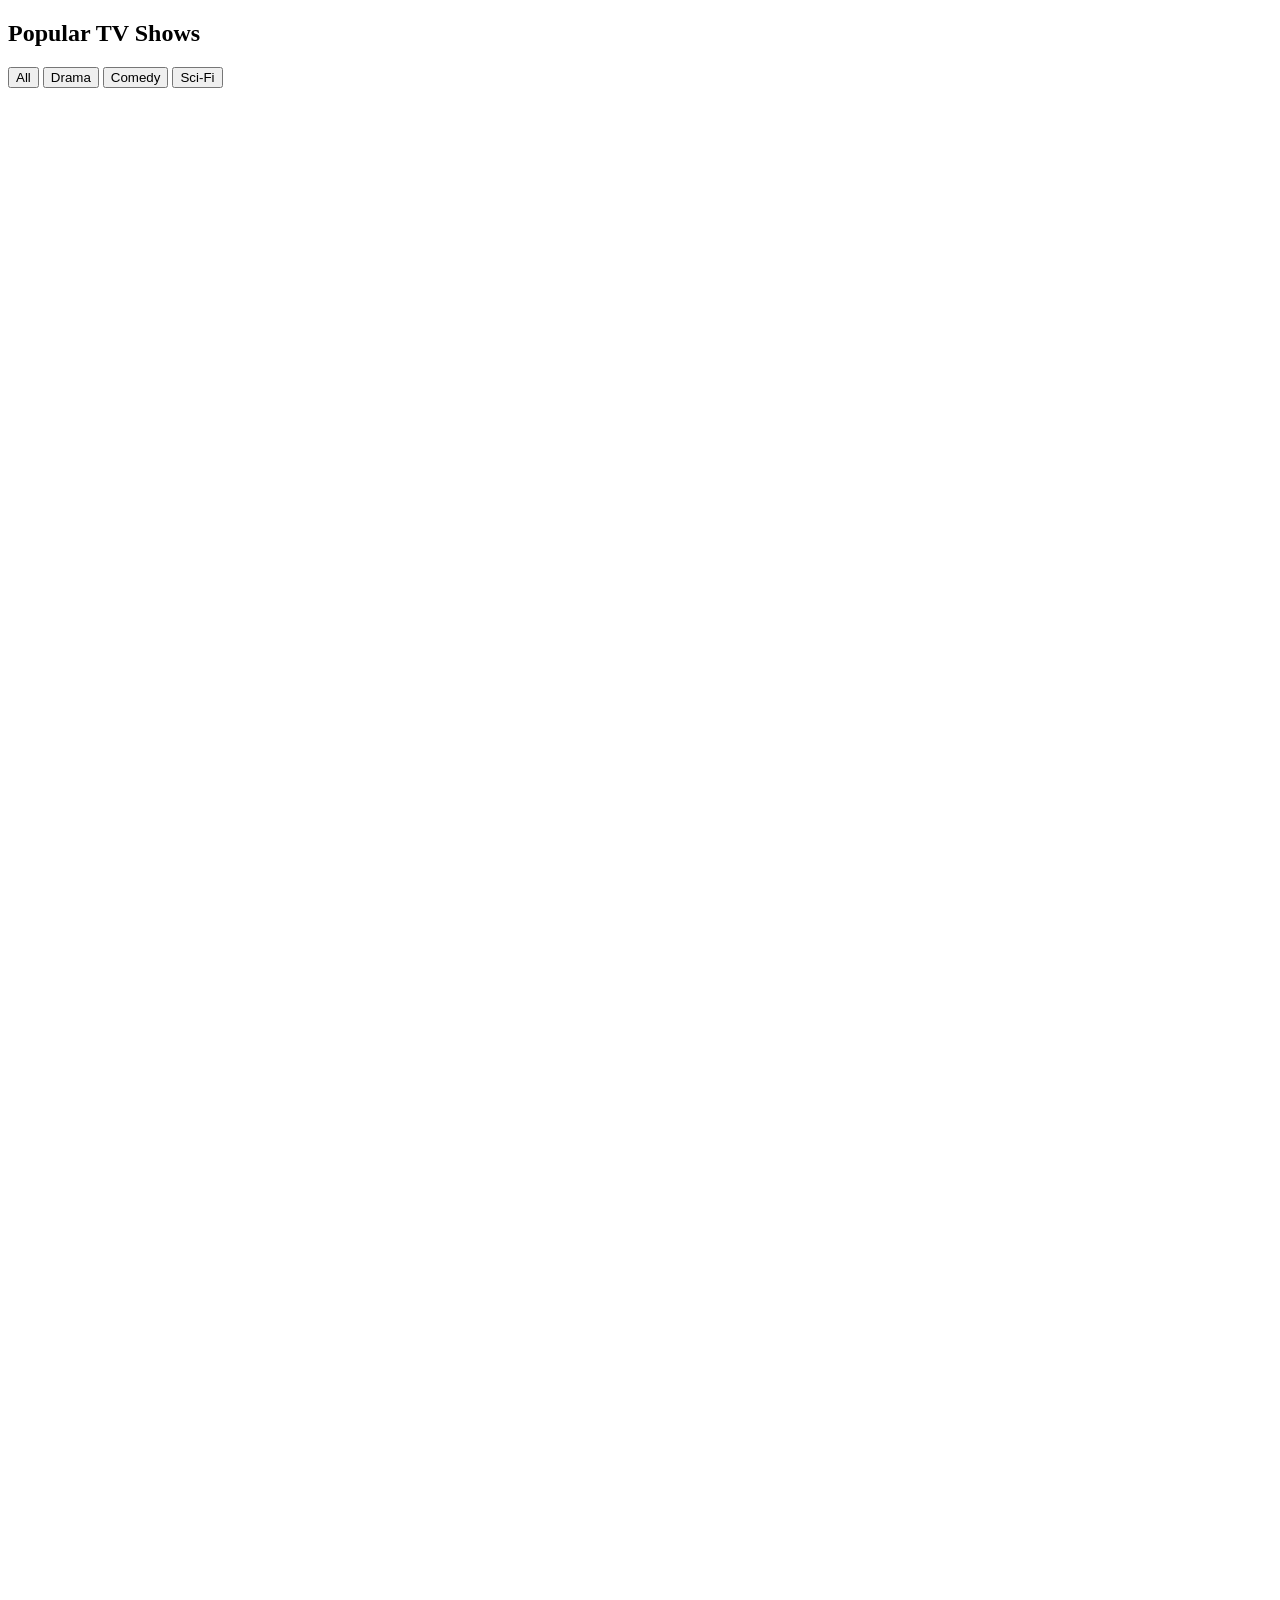
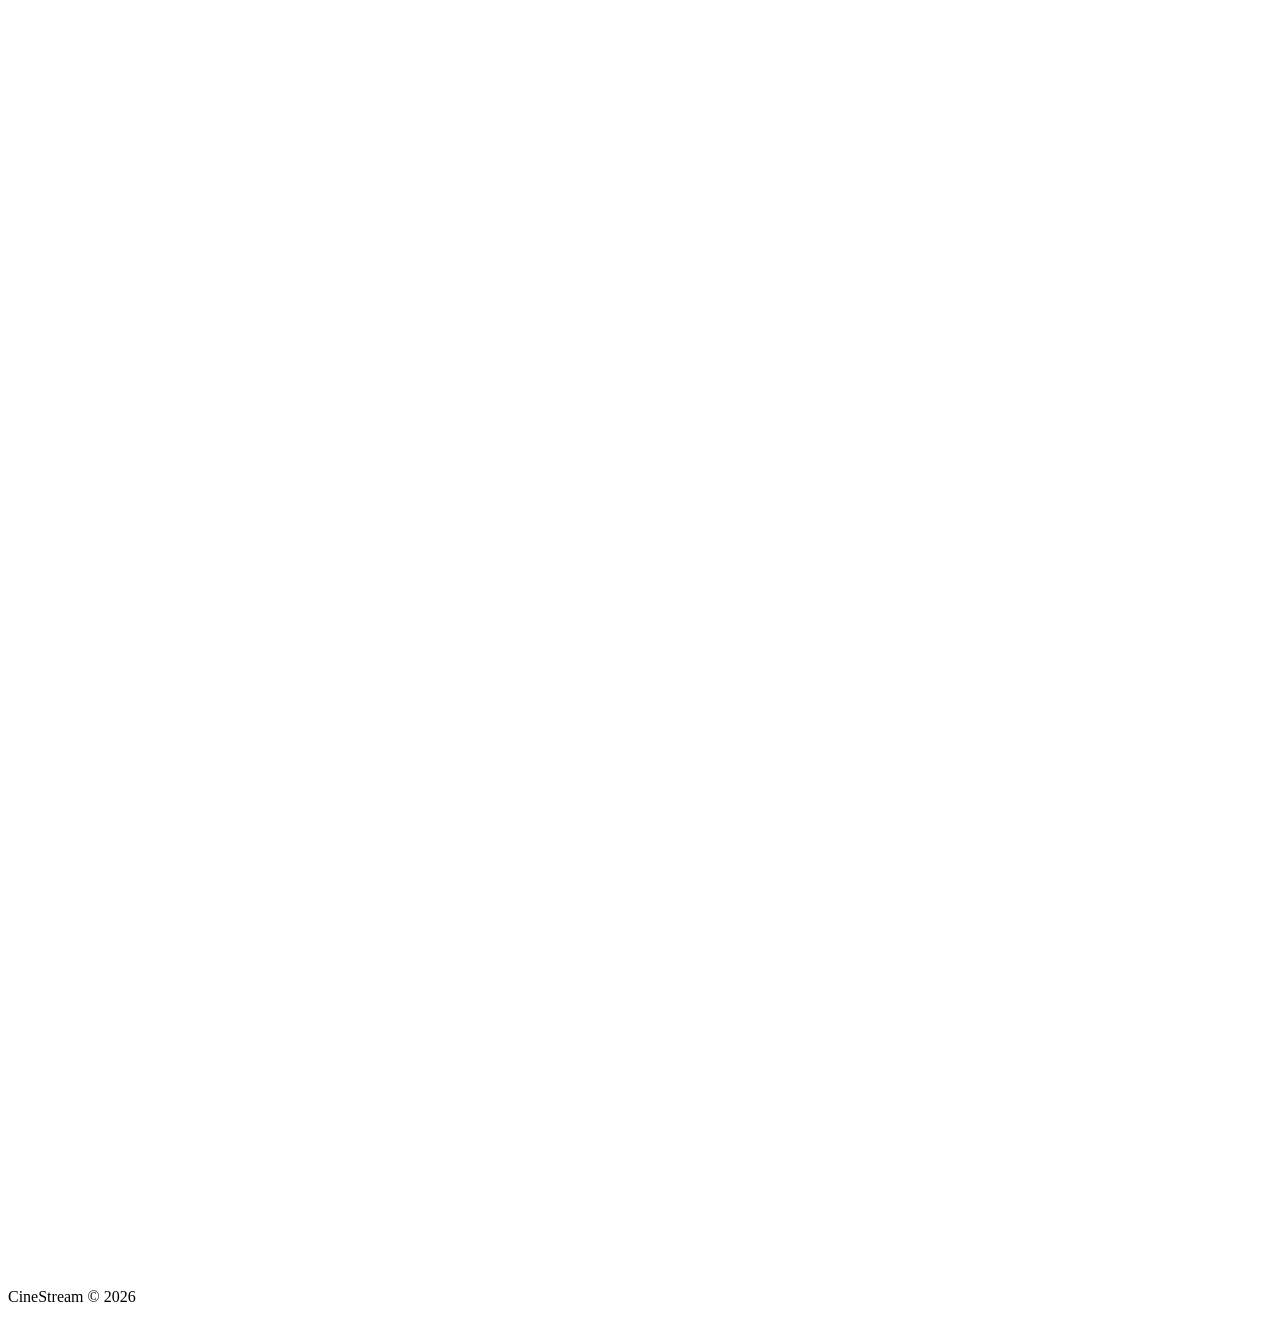
<file: tv.html>
<!DOCTYPE html>
<html lang="en">
<head>
  <meta charset="UTF-8">
  <meta name="viewport" content="width=device-width, initial-scale=1.0">
  <title>CineStream — Popular TV Shows</title>
  <meta name="description" content="Browse popular TV shows on CineStream.">
  <meta property="og:type" content="website">
  <meta property="og:title" content="CineStream — Popular TV Shows">
  <meta name="theme-color" content="#0b0b0f">
  <link rel="manifest" href="manifest.json">
  <link rel="icon" href="favicon.ico" type="image/x-icon">
  <style>
    /* ===== FULL CINEMATIC CSS (IDENTICAL) ===== */
    /* ... Copy the entire CSS block from movies.html (above) ... */
  </style>
</head>
<body>
  <!-- ... Same particles, search overlay, side menu, navbar (with "TV Shows" active) ... -->
  <main class="main-content">
    <section class="section">
      <div class="section-header">
        <h2 class="section-title"><span class="icon-dot"></span> Popular TV Shows</h2>
        <div>
          <button class="btn btn-secondary active" id="filterAll">All</button>
          <button class="btn btn-secondary" id="filterDrama">Drama</button>
          <button class="btn btn-secondary" id="filterComedy">Comedy</button>
          <button class="btn btn-secondary" id="filterSciFi">Sci-Fi</button>
        </div>
      </div>
      <div class="results-grid" id="tvGrid">
        <div class="skeleton" style="aspect-ratio:2/3;"></div>
        <div class="skeleton" style="aspect-ratio:2/3;"></div>
        <div class="skeleton" style="aspect-ratio:2/3;"></div>
        <div class="skeleton" style="aspect-ratio:2/3;"></div>
      </div>
      <button class="btn btn-secondary" id="loadMoreBtn" style="margin-top:20px; display:none;">Load More</button>
    </section>
  </main>
  <footer class="footer"><p>CineStream &copy; 2026</p></footer>
  <div class="toast" id="toast" style="display:none;"></div>

  <script type="module">
    const API_KEY = "e10da2e2cbb23ea7ebfb64c3a188b64a";
    const BASE_URL = "https://api.themoviedb.org/3";
    const IMG_W342 = "https://image.tmdb.org/t/p/w342";
    let currentPage = 1, currentGenre = null;

    async function tmdbFetch(endpoint) {
      const res = await fetch(`${BASE_URL}${endpoint}?api_key=${API_KEY}`);
      if (!res.ok) throw new Error('API error');
      return res.json();
    }

    function createCard(item) {
      const detailUrl = `show.html?id=${item.id}`;
      const poster = item.poster_path ? IMG_W342 + item.poster_path : 'data:image/svg+xml,...';
      const title = item.name || 'Unknown';
      const rating = item.vote_average ? item.vote_average.toFixed(1) : 'N/A';
      const year = (item.first_air_date || '').substring(0,4);
      const card = document.createElement('a');
      card.className = 'card'; card.href = detailUrl;
      card.innerHTML = `<img class="card-poster" src="${poster}" alt="${title}" loading="lazy"><div class="play-overlay"></div><div class="card-info"><div class="card-title">${title}</div><div class="card-meta">${year?`<span>${year}</span>`:''}<span class="card-rating">⭐ ${rating}</span></div></div>`;
      return card;
    }

    async function loadTV(page = 1, genreId = null) {
      const endpoint = genreId ? `/discover/tv?with_genres=${genreId}&page=${page}` : `/tv/popular?page=${page}`;
      const data = await tmdbFetch(endpoint);
      const grid = document.getElementById('tvGrid');
      if (page === 1) grid.innerHTML = '';
      data.results.filter(t => t.poster_path).forEach(t => grid.appendChild(createCard(t)));
      document.getElementById('loadMoreBtn').style.display = data.page < data.total_pages ? 'inline-flex' : 'none';
      currentPage = page;
    }

    document.getElementById('loadMoreBtn').addEventListener('click', () => loadTV(currentPage + 1, currentGenre));

    function setFilter(btn, genreId) {
      document.querySelectorAll('.btn-secondary').forEach(b => b.classList.remove('active'));
      btn.classList.add('active');
      currentGenre = genreId;
      loadTV(1, genreId);
    }
    document.getElementById('filterAll').addEventListener('click', function() { setFilter(this, null); });
    document.getElementById('filterDrama').addEventListener('click', function() { setFilter(this, 18); });
    document.getElementById('filterComedy').addEventListener('click', function() { setFilter(this, 35); });
    document.getElementById('filterSciFi').addEventListener('click', function() { setFilter(this, 10765); });

    // ... Same common scripts (particles, navbar, search overlay) ...
  </script>
</body>
</html>
</file>
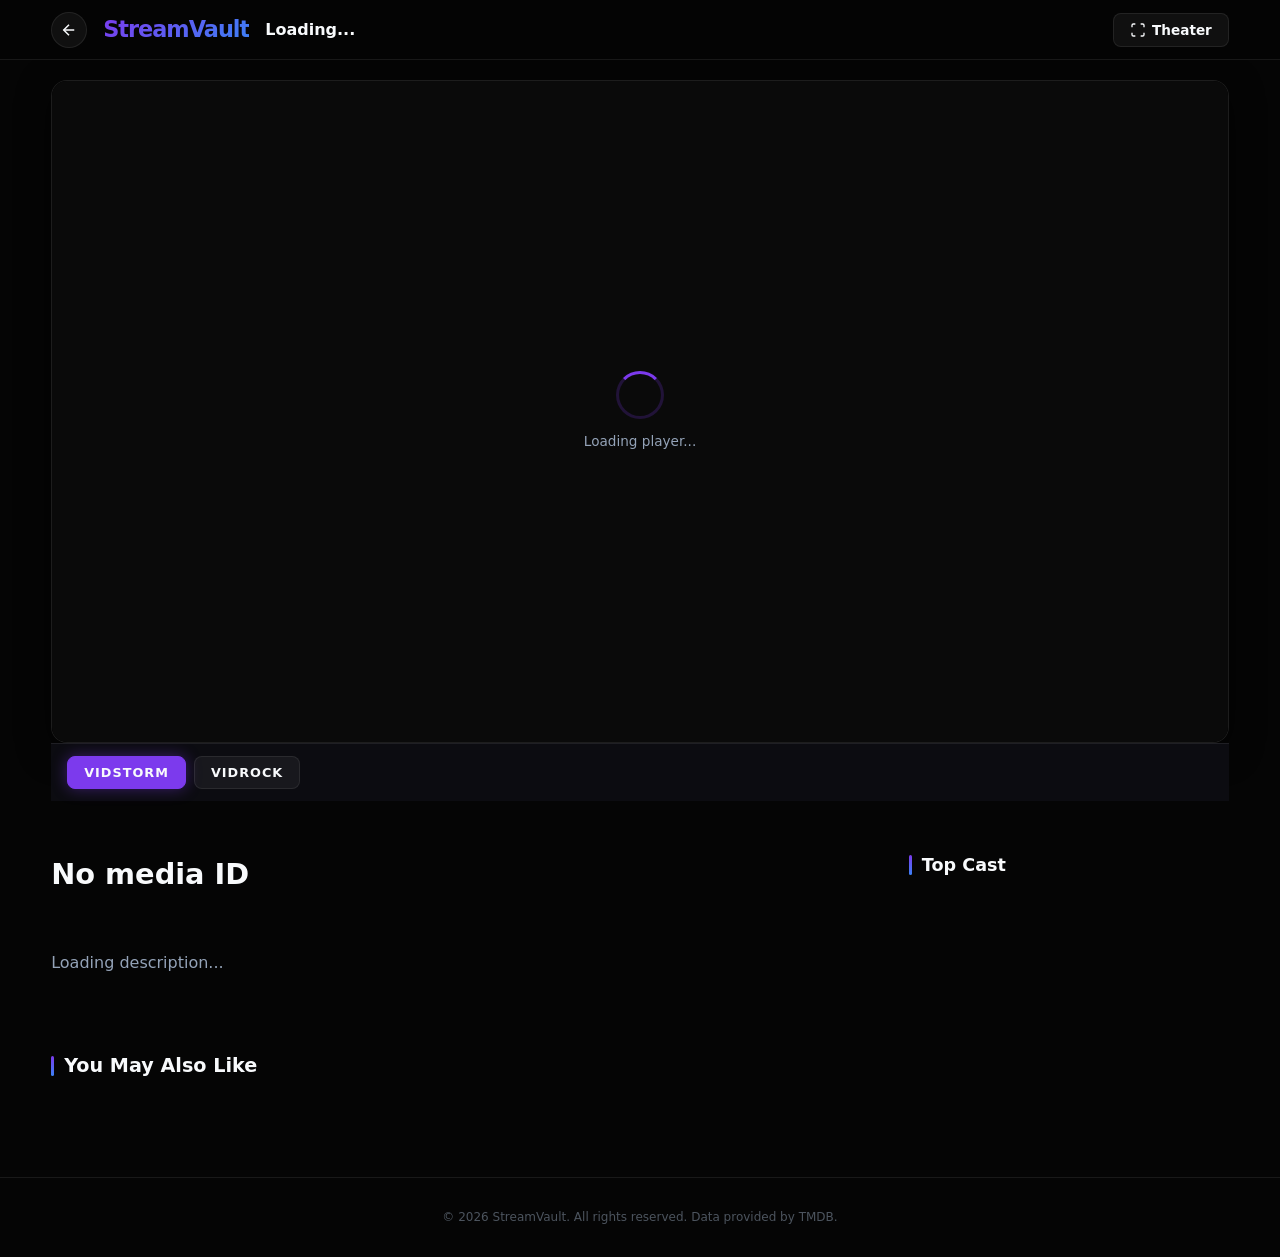
<file: watch-button-prob.html>
<!DOCTYPE html>
<html lang="en">
<head>
    <meta charset="UTF-8">
    <meta name="viewport" content="width=device-width, initial-scale=1.0">
    <title>StreamVault - Watch</title>
    <meta name="description" content="Watch movies and TV shows in HD quality">
    <link rel="preconnect" href="https://api.themoviedb.org">
    <link rel="preconnect" href="https://image.tmdb.org">
    <style>
        *,*::before,*::after{margin:0;padding:0;box-sizing:border-box}
        :root{
            --bg:#050505;--surface:#0a0a0a;--surface-glass:rgba(15,15,20,0.85);
            --primary:#7c3aed;--primary-glow:rgba(124,58,237,0.4);--accent:#3b82f6;
            --accent-glow:rgba(59,130,246,0.3);--text:#f8fafc;--text-muted:#94a3b8;
            --border:rgba(255,255,255,0.08);--radius:16px;--radius-sm:8px;
            --shadow:0 8px 32px rgba(0,0,0,0.6);--shadow-glow:0 0 40px var(--primary-glow);
            --transition:all 0.35s cubic-bezier(0.4,0,0.2,1);
        }
        html{scroll-behavior:smooth}
        body{font-family:'Segoe UI',system-ui,-apple-system,sans-serif;background:var(--bg);color:var(--text);line-height:1.6;overflow-x:hidden;-webkit-font-smoothing:antialiased}
        a{color:inherit;text-decoration:none}
        img{max-width:100%;display:block}
        button{border:none;background:none;cursor:pointer;font-family:inherit;color:inherit}
        ul{list-style:none}
        ::-webkit-scrollbar{width:6px;height:6px}
        ::-webkit-scrollbar-track{background:transparent}
        ::-webkit-scrollbar-thumb{background:var(--primary);border-radius:3px}

        @keyframes fadeIn{from{opacity:0;transform:translateY(20px)}to{opacity:1;transform:translateY(0)}}
        @keyframes spin{to{transform:rotate(360deg)}}
        @keyframes pulse{0%,100%{opacity:1}50%{opacity:0.5}}
        .fade-in{animation:fadeIn 0.6s ease forwards}

        /* Header */
        .header{position:fixed;top:0;left:0;right:0;z-index:1000;background:rgba(5,5,5,0.95);backdrop-filter:blur(20px);padding:0 4%;height:60px;display:flex;align-items:center;justify-content:space-between;transition:var(--transition);border-bottom:1px solid var(--border)}
        .header-left,.header-right{display:flex;align-items:center;gap:16px}
        .logo{font-size:1.4rem;font-weight:800;letter-spacing:-1px;background:linear-gradient(135deg,var(--primary),var(--accent));-webkit-background-clip:text;-webkit-text-fill-color:transparent}
        .back-btn{width:36px;height:36px;border-radius:50%;background:rgba(255,255,255,0.05);border:1px solid var(--border);display:flex;align-items:center;justify-content:center;transition:var(--transition)}
        .back-btn:hover{background:rgba(124,58,237,0.2);border-color:var(--primary)}
        .back-btn svg{width:18px;height:18px;stroke:var(--text);fill:none;stroke-width:2}
        .header-title{font-size:1rem;font-weight:600;white-space:nowrap;overflow:hidden;text-overflow:ellipsis;max-width:400px}

        /* Player Container */
        .player-section{padding:80px 4% 20px;max-width:1600px;margin:0 auto}
        .player-wrapper{position:relative;width:100%;background:var(--surface);border-radius:var(--radius);overflow:hidden;border:1px solid var(--border);box-shadow:var(--shadow);transition:var(--transition)}
        .player-wrapper.theater{position:fixed;inset:0;z-index:9999;border-radius:0;border:none;max-width:none;padding:0}
        .player-wrapper.theater .player-iframe{height:100vh}
        .player-iframe{width:100%;aspect-ratio:16/9;border:none;display:block;background:#000}
        .player-loader{position:absolute;inset:0;background:var(--surface);display:flex;flex-direction:column;align-items:center;justify-content:center;z-index:10;transition:opacity 0.3s}
        .player-loader.hidden{opacity:0;pointer-events:none}
        .player-loader .loader-ring{width:48px;height:48px;border:3px solid rgba(124,58,237,0.2);border-top-color:var(--primary);border-radius:50%;animation:spin 1s linear infinite}
        .player-loader p{margin-top:12px;font-size:0.85rem;color:var(--text-muted)}

        /* Player Controls Bar */
        .player-controls{display:flex;align-items:center;gap:12px;padding:12px 16px;background:var(--surface-glass);border-top:1px solid var(--border);backdrop-filter:blur(20px);flex-wrap:wrap}
        .ctrl-btn{padding:8px 16px;background:rgba(255,255,255,0.05);border:1px solid var(--border);border-radius:var(--radius-sm);font-size:0.85rem;font-weight:600;display:flex;align-items:center;gap:6px;transition:var(--transition)}
        .ctrl-btn:hover{background:rgba(124,58,237,0.2);border-color:var(--primary)}
        .ctrl-btn svg{width:16px;height:16px;stroke:currentColor;fill:none;stroke-width:2}
        .ctrl-btn.active{background:var(--primary);border-color:var(--primary);box-shadow:0 0 15px var(--primary-glow)}
        .server-group{display:flex;gap:8px}
        .server-btn{padding:8px 16px;border-radius:var(--radius-sm);font-size:0.8rem;font-weight:700;text-transform:uppercase;letter-spacing:1px;transition:var(--transition);border:1px solid var(--border);background:rgba(255,255,255,0.05)}
        .server-btn:hover{background:rgba(124,58,237,0.2);border-color:var(--primary)}
        .server-btn.active{background:var(--primary);border-color:var(--primary);box-shadow:0 0 15px var(--primary-glow)}

        /* Episode Controls */
        .episode-bar{display:flex;align-items:center;gap:12px;padding:12px 16px;background:var(--surface-glass);border-top:1px solid var(--border);backdrop-filter:blur(20px);flex-wrap:wrap}
        .ep-btn{padding:8px 14px;background:rgba(255,255,255,0.05);border:1px solid var(--border);border-radius:var(--radius-sm);font-size:0.85rem;font-weight:600;display:flex;align-items:center;gap:6px;transition:var(--transition)}
        .ep-btn:hover:not(:disabled){background:rgba(124,58,237,0.2);border-color:var(--primary)}
        .ep-btn:disabled{opacity:0.3;cursor:not-allowed}
        .ep-btn svg{width:16px;height:16px;stroke:currentColor;fill:none;stroke-width:2}
        .ep-select{padding:8px 12px;background:rgba(255,255,255,0.05);border:1px solid var(--border);border-radius:var(--radius-sm);color:var(--text);font-size:0.85rem;outline:none;cursor:pointer;transition:var(--transition)}
        .ep-select:focus{border-color:var(--primary);box-shadow:0 0 15px var(--primary-glow)}
        .ep-select option{background:var(--surface);color:var(--text)}
        .ep-label{font-size:0.8rem;color:var(--text-muted);text-transform:uppercase;letter-spacing:1px}

        /* Info Section */
        .watch-info{padding:30px 4%;max-width:1400px;margin:0 auto;display:grid;grid-template-columns:1fr 320px;gap:30px}
        .watch-main{min-width:0}
        .watch-sidebar{min-width:0}
        .info-title{font-size:1.8rem;font-weight:800;margin-bottom:12px}
        .info-meta{display:flex;align-items:center;gap:16px;margin-bottom:16px;font-size:0.9rem;color:var(--text-muted);flex-wrap:wrap}
        .info-rating{display:flex;align-items:center;gap:4px;color:#fbbf24;font-weight:700}
        .info-rating svg{width:18px;height:18px;fill:#fbbf24}
        .info-overview{font-size:1rem;color:var(--text-muted);line-height:1.7;margin-bottom:24px}
        .info-genres{display:flex;gap:8px;flex-wrap:wrap;margin-bottom:24px}
        .info-genre{padding:6px 14px;background:rgba(124,58,237,0.15);border:1px solid rgba(124,58,237,0.3);border-radius:20px;font-size:0.8rem;color:var(--primary)}

        /* Cast Sidebar */
        .cast-sidebar-title{font-size:1.1rem;font-weight:700;margin-bottom:16px;display:flex;align-items:center;gap:10px}
        .cast-sidebar-title::before{content:'';width:3px;height:20px;background:linear-gradient(to bottom,var(--primary),var(--accent));border-radius:2px}
        .cast-item{display:flex;align-items:center;gap:12px;padding:10px;border-radius:var(--radius-sm);transition:var(--transition);cursor:pointer}
        .cast-item:hover{background:rgba(124,58,237,0.1)}
        .cast-item img{width:48px;height:48px;border-radius:50%;object-fit:cover;border:2px solid var(--border);background:#1a1a2e}
        .cast-item:hover img{border-color:var(--primary)}
        .cast-item-name{font-size:0.9rem;font-weight:600}
        .cast-item-role{font-size:0.75rem;color:var(--text-muted)}

        /* Related */
        .related-section{padding:20px 4% 40px;max-width:1400px;margin:0 auto}
        .related-title{font-size:1.2rem;font-weight:700;margin-bottom:16px;display:flex;align-items:center;gap:10px}
        .related-title::before{content:'';width:3px;height:20px;background:linear-gradient(to bottom,var(--primary),var(--accent));border-radius:2px}
        .related-grid{display:grid;grid-template-columns:repeat(auto-fill,minmax(160px,1fr));gap:16px}
        .rel-card{border-radius:var(--radius-sm);overflow:hidden;cursor:pointer;transition:var(--transition);background:var(--surface)}
        .rel-card:hover{transform:translateY(-6px);box-shadow:var(--shadow-glow)}
        .rel-card img{width:100%;aspect-ratio:2/3;object-fit:cover}
        .rel-info{padding:10px}
        .rel-title{font-size:0.85rem;font-weight:600;display:-webkit-box;-webkit-line-clamp:1;-webkit-box-orient:vertical;overflow:hidden}
        .rel-year{font-size:0.75rem;color:var(--text-muted);margin-top:2px}

        /* Keyboard hint */
        .kbd-hint{position:fixed;bottom:20px;right:20px;background:var(--surface-glass);border:1px solid var(--border);border-radius:var(--radius-sm);padding:12px 16px;backdrop-filter:blur(20px);font-size:0.75rem;color:var(--text-muted);z-index:100;opacity:0;transition:opacity 0.3s}
        .kbd-hint.visible{opacity:1}
        .kbd-hint kbd{background:rgba(255,255,255,0.1);padding:2px 6px;border-radius:4px;font-family:inherit;font-size:0.7rem}

        /* Footer */
        .footer{padding:30px 4%;text-align:center;border-top:1px solid var(--border);margin-top:40px}
        .footer-copy{font-size:0.75rem;color:rgba(148,163,184,0.5)}

        @media(max-width:768px){
            .header-title{max-width:200px;font-size:0.85rem}
            .watch-info{grid-template-columns:1fr}
            .player-controls,.episode-bar{gap:8px;padding:10px}
            .ctrl-btn,.ep-btn,.server-btn{padding:6px 10px;font-size:0.75rem}
            .related-grid{grid-template-columns:repeat(auto-fill,minmax(120px,1fr))}
            .info-title{font-size:1.4rem}
        }
    </style>
<base target="_blank">
</head>
<body>
    <header class="header" id="header">
        <div class="header-left">
            <button class="back-btn" onclick="window.history.back()" aria-label="Back">
                <svg viewBox="0 0 24 24"><line x1="19" y1="12" x2="5" y2="12"/><polyline points="12 19 5 12 12 5"/></svg>
            </button>
            <a href="index.html" class="logo">StreamVault</a>
            <span class="header-title" id="headerTitle">Loading...</span>
        </div>
        <div class="header-right">
            <button class="ctrl-btn" onclick="toggleTheater()" id="theaterBtn" aria-label="Theater mode">
                <svg viewBox="0 0 24 24"><path d="M8 3H5a2 2 0 0 0-2 2v3m18 0V5a2 2 0 0 0-2-2h-3m0 18h3a2 2 0 0 0 2-2v-3M3 16v3a2 2 0 0 0 2 2h3"/></svg>
                Theater
            </button>
        </div>
    </header>

    <section class="player-section">
        <div class="player-wrapper" id="playerWrapper">
            <div class="player-loader" id="playerLoader">
                <div class="loader-ring"></div>
                <p>Loading player...</p>
            </div>
            <iframe class="player-iframe" id="playerFrame" src="" allowfullscreen allow="autoplay; fullscreen; encrypted-media; picture-in-picture" ></iframe>
        </div>
        <div class="player-controls">
            <div class="server-group">
                <button class="server-btn active" id="srvVidStorm" onclick="switchServer('vidstorm')">VidStorm</button>
                <button class="server-btn" id="srvVidRock" onclick="switchServer('vidrock')">VidRock</button>
            </div>
        </div>
        <div class="episode-bar" id="episodeBar" style="display:none">
            <span class="ep-label">Season</span>
            <select class="ep-select" id="seasonSelect" onchange="changeSeason(this.value)"></select>
            <span class="ep-label">Episode</span>
            <select class="ep-select" id="episodeSelect" onchange="changeEpisode(this.value)"></select>
            <button class="ep-btn" id="prevEp" onclick="prevEpisode()">
                <svg viewBox="0 0 24 24"><polyline points="15 18 9 12 15 6"/></svg>Prev
            </button>
            <button class="ep-btn" id="nextEp" onclick="nextEpisode()">
                Next<svg viewBox="0 0 24 24"><polyline points="9 18 15 12 9 6"/></svg>
            </button>
        </div>
    </section>

    <div class="watch-info" id="watchInfo">
        <div class="watch-main">
            <h1 class="info-title" id="infoTitle">Loading...</h1>
            <div class="info-meta" id="infoMeta"></div>
            <div class="info-genres" id="infoGenres"></div>
            <p class="info-overview" id="infoOverview">Loading description...</p>
        </div>
        <div class="watch-sidebar">
            <div class="cast-sidebar-title">Top Cast</div>
            <div id="castList"></div>
        </div>
    </div>

    <section class="related-section" id="relatedSection">
        <div class="related-title">You May Also Like</div>
        <div class="related-grid" id="relatedGrid"></div>
    </section>

    <div class="kbd-hint" id="kbdHint">
        <kbd>F</kbd> Fullscreen &nbsp; <kbd>T</kbd> Theater &nbsp; <kbd>←</kbd> Prev Ep &nbsp; <kbd>→</kbd> Next Ep &nbsp; <kbd>Esc</kbd> Exit
    </div>

    <footer class="footer">
        <div class="footer-copy">&copy; 2026 StreamVault. All rights reserved. Data provided by TMDB.</div>
    </footer>

    <script>
    const TMDB_API_KEY="e10da2e2cbb23ea7ebfb64c3a188b64a";
    const TMDB_BASE="https://api.themoviedb.org/3";
    const IMG_BASE="https://image.tmdb.org/t/p/";
    const RETRIES=3,TIMEOUT=8000;

    async function fetchTMDB(endpoint,retries=RETRIES){
        const url=`${TMDB_BASE}${endpoint}${endpoint.includes('?')?'&':'?'}api_key=${TMDB_API_KEY}`;
        for(let i=0;i<retries;i++){
            try{
                const controller=new AbortController();
                const id=setTimeout(()=>controller.abort(),TIMEOUT);
                const res=await fetch(url,{signal:controller.signal,headers:{'Accept':'application/json'}});
                clearTimeout(id);
                if(!res.ok) throw new Error(`HTTP ${res.status}`);
                return await res.json();
            }catch(e){if(i===retries-1) throw e;await new Promise(r=>setTimeout(r,1000*(i+1)))}
        }
    }
    function img(path,size='w500'){return path?`${IMG_BASE}${size}${path}`:'data:image/svg+xml,<svg xmlns="http://www.w3.org/2000/svg" width="300" height="450"><rect fill="%231a1a2e" width="300" height="450"/><text fill="%23444" x="50%" y="50%" text-anchor="middle" font-size="14">No Image</text></svg>'}

    const params=new URLSearchParams(window.location.search);
    const mediaId=params.get('id');
    const mediaType=params.get('type')||'movie';
    const isTV=mediaType==='tv';
    let currentSeason=parseInt(params.get('s'))||1;
    let currentEpisode=parseInt(params.get('e'))||1;
    let currentServer='vidstorm';
    let tvData=null;
    let seasonData=null;

    function getEmbedUrl(){
        if(isTV){
            if(currentServer==='vidrock') return `https://vidrock.ru/tv/${mediaId}/${currentSeason}/${currentEpisode}`;
            return `https://vidstorm.ru/tv/${mediaId}/${currentSeason}/${currentEpisode}`;
        }else{
            if(currentServer==='vidrock') return `https://vidrock.ru/movie/${mediaId}`;
            return `https://vidstorm.ru/movie/${mediaId}`;
        }
    }

    function loadPlayer(){
        document.getElementById('playerLoader').classList.remove('hidden');
        const frame=document.getElementById('playerFrame');
        frame.src='about:blank';
        setTimeout(()=>{
            frame.src=getEmbedUrl();
            frame.onload=()=>document.getElementById('playerLoader').classList.add('hidden');
            setTimeout(()=>document.getElementById('playerLoader').classList.add('hidden'),3000);
        },100);
    }

    function switchServer(server){
        currentServer=server;
        document.querySelectorAll('.server-btn').forEach(b=>b.classList.remove('active'));
        document.getElementById('srv'+server.charAt(0).toUpperCase()+server.slice(1)).classList.add('active');
        loadPlayer();
    }

    function toggleTheater(){
        document.getElementById('playerWrapper').classList.toggle('theater');
        document.getElementById('theaterBtn').classList.toggle('active');
    }

    function updateUrl(){
        const url=new URL(window.location.href);
        url.searchParams.set('s',currentSeason);
        url.searchParams.set('e',currentEpisode);
        window.history.replaceState({},'',url);
    }

    function changeSeason(s){
        currentSeason=parseInt(s);
        currentEpisode=1;
        updateEpisodeSelect();
        updateUrl();
        loadPlayer();
    }

    function changeEpisode(e){
        currentEpisode=parseInt(e);
        updateUrl();
        loadPlayer();
    }

    function prevEpisode(){if(currentEpisode>1){currentEpisode--;document.getElementById('episodeSelect').value=currentEpisode;updateUrl();loadPlayer()}}
    function nextEpisode(){const max=seasonData?seasonData.episodes.length:99;if(currentEpisode<max){currentEpisode++;document.getElementById('episodeSelect').value=currentEpisode;updateUrl();loadPlayer()}}

    function updateEpisodeSelect(){
        if(!seasonData||!seasonData.episodes) return;
        const epSelect=document.getElementById('episodeSelect');
        epSelect.innerHTML=seasonData.episodes.map((ep,i)=>`<option value="${ep.episode_number}" ${ep.episode_number===currentEpisode?'selected':''}>E${ep.episode_number}: ${ep.name}</option>`).join('');
        document.getElementById('prevEp').disabled=currentEpisode<=1;
        document.getElementById('nextEp').disabled=currentEpisode>=seasonData.episodes.length;
    }

    async function initWatch(){
        if(!mediaId){document.getElementById('infoTitle').textContent='No media ID';return}
        try{
            const endpoint=isTV?`/tv/${mediaId}`:`/movie/${mediaId}`;
            const [details,credits,similar]=await Promise.allSettled([
                fetchTMDB(endpoint),
                fetchTMDB(`${endpoint}/credits`),
                fetchTMDB(`${endpoint}/similar`)
            ]);
            const d=details.value||{};
            const c=credits.value||{};
            const s=similar.value||{};
            tvData=d;

            document.getElementById('headerTitle').textContent=d.title||d.name||'Untitled';
            document.getElementById('infoTitle').textContent=d.title||d.name||'Untitled';
            document.title=`Watch ${d.title||d.name||'Movie'} - StreamVault`;

            const date=isTV?d.first_air_date:d.release_date;
            const runtime=isTV?(d.episode_run_time&&d.episode_run_time[0]?`${d.episode_run_time[0]} min/ep`:`${d.number_of_seasons||0} Seasons`):`${d.runtime||0} min`;
            document.getElementById('infoMeta').innerHTML=`
                <span class="info-rating"><svg viewBox="0 0 24 24"><polygon points="12 2 15.09 8.26 22 9.27 17 14.14 18.18 21.02 12 17.77 5.82 21.02 7 14.14 2 9.27 8.91 8.26 12 2"/></svg>${(d.vote_average||0).toFixed(1)}</span>
                <span>${date?date.slice(0,4):'N/A'}</span>
                <span>${runtime}</span>
                <span>${d.status||'N/A'}</span>
            `;
            document.getElementById('infoGenres').innerHTML=(d.genres||[]).map(g=>`<span class="info-genre">${g.name}</span>`).join('');
            document.getElementById('infoOverview').textContent=d.overview||'No description available.';

            // Cast sidebar
            const cast=(c.cast||[]).slice(0,8);
            document.getElementById('castList').innerHTML=cast.map(p=>`
                <div class="cast-item">
                    <img src="${img(p.profile_path,'w185')}" alt="${p.name}" loading="lazy">
                    <div><div class="cast-item-name">${p.name}</div><div class="cast-item-role">${p.character}</div></div>
                </div>
            `).join('');

            // Related
            const rel=(s.results||[]).slice(0,8);
            document.getElementById('relatedGrid').innerHTML=rel.map(item=>`
                <div class="rel-card" onclick="goTo('${item.media_type||mediaType}',${item.id})">
                    <img src="${img(item.poster_path,'w342')}" alt="${item.title||item.name}" loading="lazy">
                    <div class="rel-info"><div class="rel-title">${item.title||item.name}</div><div class="rel-year">${(item.release_date||item.first_air_date||'').slice(0,4)||'N/A'}</div></div>
                </div>
            `).join('');

            // TV Season/Episode setup
            if(isTV){
                document.getElementById('episodeBar').style.display='flex';
                const seasons=(d.seasons||[]).filter(se=>se.season_number>0);
                const seasonSelect=document.getElementById('seasonSelect');
                seasonSelect.innerHTML=seasons.map(se=>`<option value="${se.season_number}" ${se.season_number===currentSeason?'selected':''}>S${se.season_number}: ${se.name}</option>`).join('');

                // Load current season episodes
                try{
                    seasonData=await fetchTMDB(`/tv/${mediaId}/season/${currentSeason}`);
                    updateEpisodeSelect();
                }catch(e){console.error('Season load error:',e)}
            }

            loadPlayer();
        }catch(e){
            document.getElementById('infoTitle').textContent='Error loading content';
            console.error(e);
        }
    }

    function goTo(type,id){window.location.href=`${type==='tv'?'tv-show.html':'movie.html'}?id=${id}&type=${type}`}

    // Keyboard shortcuts
    document.addEventListener('keydown',e=>{
        if(e.target.tagName==='INPUT'||e.target.tagName==='SELECT') return;
        switch(e.key.toLowerCase()){
            case 'f':e.preventDefault();document.getElementById('playerFrame').requestFullscreen();break;
            case 't':e.preventDefault();toggleTheater();break;
            case 'arrowleft':if(isTV){e.preventDefault();prevEpisode()}break;
            case 'arrowright':if(isTV){e.preventDefault();nextEpisode()}break;
            case 'escape':document.getElementById('playerWrapper').classList.remove('theater');document.getElementById('theaterBtn').classList.remove('active');break;
        }
    });

    // Show keyboard hints
    setTimeout(()=>document.getElementById('kbdHint').classList.add('visible'),2000);
    setTimeout(()=>document.getElementById('kbdHint').classList.remove('visible'),8000);

    document.addEventListener('DOMContentLoaded',initWatch);
    </script>
</body>
</html>
</file>
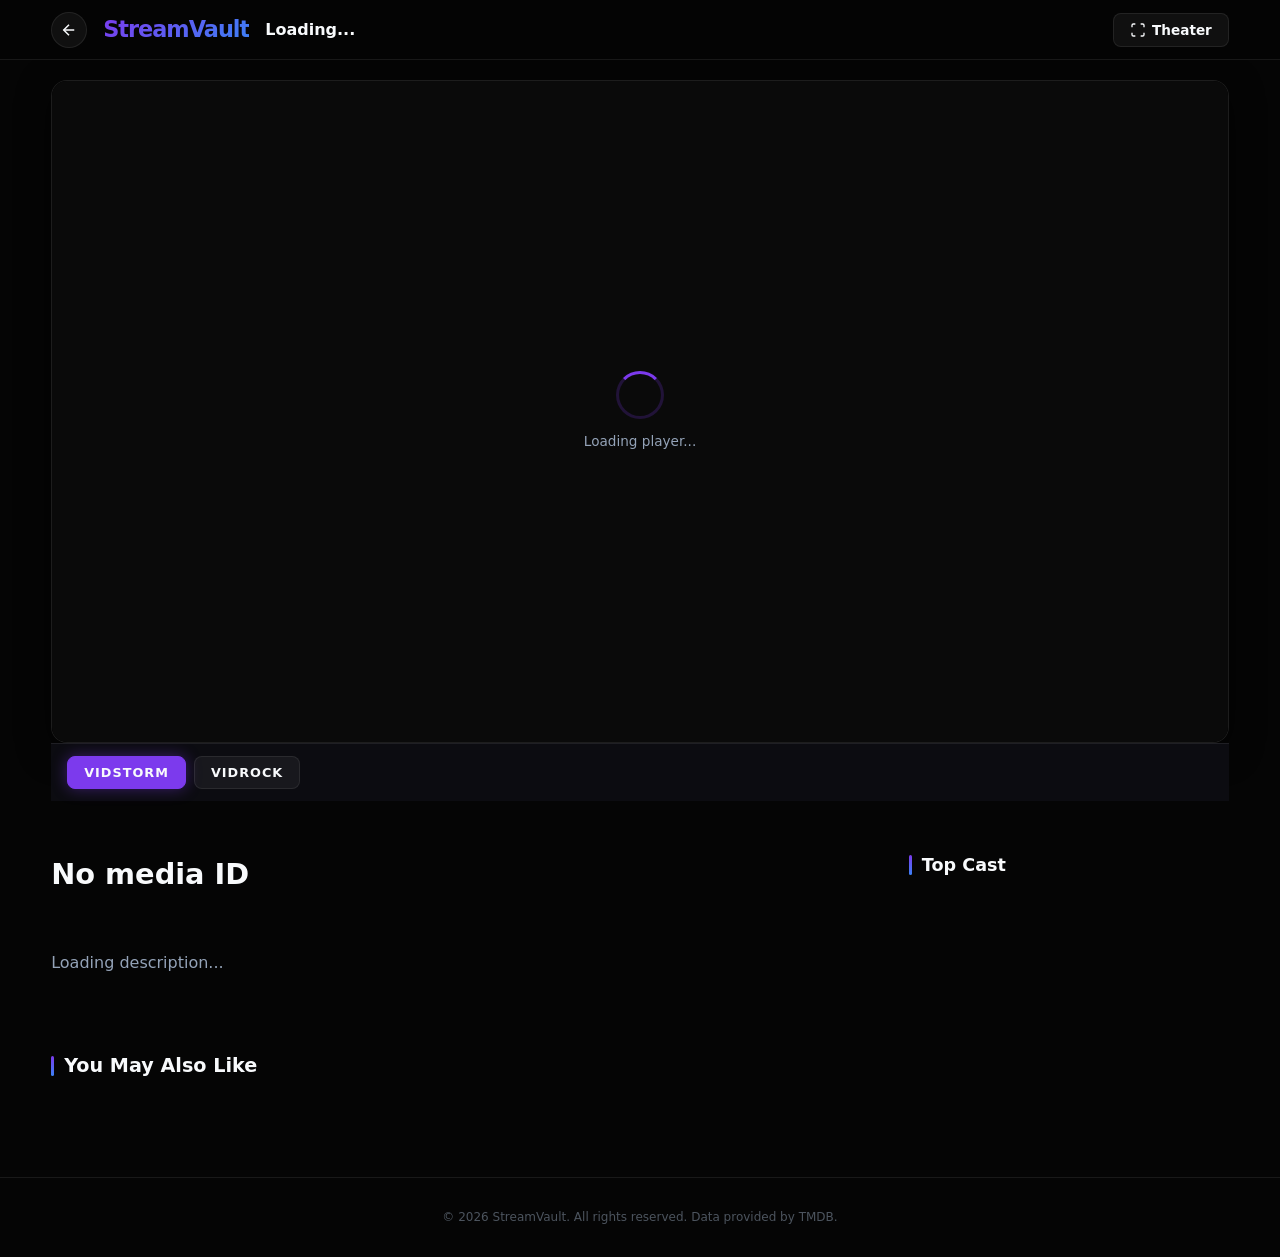
<file: watch-sandbox fixed.html>
<!DOCTYPE html>
<html lang="en">
<head>
    <meta charset="UTF-8">
    <meta name="viewport" content="width=device-width, initial-scale=1.0">
    <title>StreamVault - Watch</title>
    <meta name="description" content="Watch movies and TV shows in HD quality">
    <link rel="preconnect" href="https://api.themoviedb.org">
    <link rel="preconnect" href="https://image.tmdb.org">
    <style>
        *,*::before,*::after{margin:0;padding:0;box-sizing:border-box}
        :root{
            --bg:#050505;--surface:#0a0a0a;--surface-glass:rgba(15,15,20,0.85);
            --primary:#7c3aed;--primary-glow:rgba(124,58,237,0.4);--accent:#3b82f6;
            --accent-glow:rgba(59,130,246,0.3);--text:#f8fafc;--text-muted:#94a3b8;
            --border:rgba(255,255,255,0.08);--radius:16px;--radius-sm:8px;
            --shadow:0 8px 32px rgba(0,0,0,0.6);--shadow-glow:0 0 40px var(--primary-glow);
            --transition:all 0.35s cubic-bezier(0.4,0,0.2,1);
        }
        html{scroll-behavior:smooth}
        body{font-family:'Segoe UI',system-ui,-apple-system,sans-serif;background:var(--bg);color:var(--text);line-height:1.6;overflow-x:hidden;-webkit-font-smoothing:antialiased}
        a{color:inherit;text-decoration:none}
        img{max-width:100%;display:block}
        button{border:none;background:none;cursor:pointer;font-family:inherit;color:inherit}
        ul{list-style:none}
        ::-webkit-scrollbar{width:6px;height:6px}
        ::-webkit-scrollbar-track{background:transparent}
        ::-webkit-scrollbar-thumb{background:var(--primary);border-radius:3px}

        @keyframes fadeIn{from{opacity:0;transform:translateY(20px)}to{opacity:1;transform:translateY(0)}}
        @keyframes spin{to{transform:rotate(360deg)}}
        @keyframes pulse{0%,100%{opacity:1}50%{opacity:0.5}}
        .fade-in{animation:fadeIn 0.6s ease forwards}

        /* Header */
        .header{position:fixed;top:0;left:0;right:0;z-index:1000;background:rgba(5,5,5,0.95);backdrop-filter:blur(20px);padding:0 4%;height:60px;display:flex;align-items:center;justify-content:space-between;transition:var(--transition);border-bottom:1px solid var(--border)}
        .header-left,.header-right{display:flex;align-items:center;gap:16px}
        .logo{font-size:1.4rem;font-weight:800;letter-spacing:-1px;background:linear-gradient(135deg,var(--primary),var(--accent));-webkit-background-clip:text;-webkit-text-fill-color:transparent}
        .back-btn{width:36px;height:36px;border-radius:50%;background:rgba(255,255,255,0.05);border:1px solid var(--border);display:flex;align-items:center;justify-content:center;transition:var(--transition)}
        .back-btn:hover{background:rgba(124,58,237,0.2);border-color:var(--primary)}
        .back-btn svg{width:18px;height:18px;stroke:var(--text);fill:none;stroke-width:2}
        .header-title{font-size:1rem;font-weight:600;white-space:nowrap;overflow:hidden;text-overflow:ellipsis;max-width:400px}

        /* Player Container */
        .player-section{padding:80px 4% 20px;max-width:1600px;margin:0 auto}
        .player-wrapper{position:relative;width:100%;background:var(--surface);border-radius:var(--radius);overflow:hidden;border:1px solid var(--border);box-shadow:var(--shadow);transition:var(--transition)}
        .player-wrapper.theater{position:fixed;inset:0;z-index:9999;border-radius:0;border:none;max-width:none;padding:0}
        .player-wrapper.theater .player-iframe{height:100vh}
        .player-iframe{width:100%;aspect-ratio:16/9;border:none;display:block;background:#000}
        .player-loader{position:absolute;inset:0;background:var(--surface);display:flex;flex-direction:column;align-items:center;justify-content:center;z-index:10;transition:opacity 0.3s}
        .player-loader.hidden{opacity:0;pointer-events:none}
        .player-loader .loader-ring{width:48px;height:48px;border:3px solid rgba(124,58,237,0.2);border-top-color:var(--primary);border-radius:50%;animation:spin 1s linear infinite}
        .player-loader p{margin-top:12px;font-size:0.85rem;color:var(--text-muted)}

        /* Player Controls Bar */
        .player-controls{display:flex;align-items:center;gap:12px;padding:12px 16px;background:var(--surface-glass);border-top:1px solid var(--border);backdrop-filter:blur(20px);flex-wrap:wrap}
        .ctrl-btn{padding:8px 16px;background:rgba(255,255,255,0.05);border:1px solid var(--border);border-radius:var(--radius-sm);font-size:0.85rem;font-weight:600;display:flex;align-items:center;gap:6px;transition:var(--transition)}
        .ctrl-btn:hover{background:rgba(124,58,237,0.2);border-color:var(--primary)}
        .ctrl-btn svg{width:16px;height:16px;stroke:currentColor;fill:none;stroke-width:2}
        .ctrl-btn.active{background:var(--primary);border-color:var(--primary);box-shadow:0 0 15px var(--primary-glow)}
        .server-group{display:flex;gap:8px}
        .server-btn{padding:8px 16px;border-radius:var(--radius-sm);font-size:0.8rem;font-weight:700;text-transform:uppercase;letter-spacing:1px;transition:var(--transition);border:1px solid var(--border);background:rgba(255,255,255,0.05)}
        .server-btn:hover{background:rgba(124,58,237,0.2);border-color:var(--primary)}
        .server-btn.active{background:var(--primary);border-color:var(--primary);box-shadow:0 0 15px var(--primary-glow)}

        /* Episode Controls */
        .episode-bar{display:flex;align-items:center;gap:12px;padding:12px 16px;background:var(--surface-glass);border-top:1px solid var(--border);backdrop-filter:blur(20px);flex-wrap:wrap}
        .ep-btn{padding:8px 14px;background:rgba(255,255,255,0.05);border:1px solid var(--border);border-radius:var(--radius-sm);font-size:0.85rem;font-weight:600;display:flex;align-items:center;gap:6px;transition:var(--transition)}
        .ep-btn:hover:not(:disabled){background:rgba(124,58,237,0.2);border-color:var(--primary)}
        .ep-btn:disabled{opacity:0.3;cursor:not-allowed}
        .ep-btn svg{width:16px;height:16px;stroke:currentColor;fill:none;stroke-width:2}
        .ep-select{padding:8px 12px;background:rgba(255,255,255,0.05);border:1px solid var(--border);border-radius:var(--radius-sm);color:var(--text);font-size:0.85rem;outline:none;cursor:pointer;transition:var(--transition)}
        .ep-select:focus{border-color:var(--primary);box-shadow:0 0 15px var(--primary-glow)}
        .ep-select option{background:var(--surface);color:var(--text)}
        .ep-label{font-size:0.8rem;color:var(--text-muted);text-transform:uppercase;letter-spacing:1px}

        /* Info Section */
        .watch-info{padding:30px 4%;max-width:1400px;margin:0 auto;display:grid;grid-template-columns:1fr 320px;gap:30px}
        .watch-main{min-width:0}
        .watch-sidebar{min-width:0}
        .info-title{font-size:1.8rem;font-weight:800;margin-bottom:12px}
        .info-meta{display:flex;align-items:center;gap:16px;margin-bottom:16px;font-size:0.9rem;color:var(--text-muted);flex-wrap:wrap}
        .info-rating{display:flex;align-items:center;gap:4px;color:#fbbf24;font-weight:700}
        .info-rating svg{width:18px;height:18px;fill:#fbbf24}
        .info-overview{font-size:1rem;color:var(--text-muted);line-height:1.7;margin-bottom:24px}
        .info-genres{display:flex;gap:8px;flex-wrap:wrap;margin-bottom:24px}
        .info-genre{padding:6px 14px;background:rgba(124,58,237,0.15);border:1px solid rgba(124,58,237,0.3);border-radius:20px;font-size:0.8rem;color:var(--primary)}

        /* Cast Sidebar */
        .cast-sidebar-title{font-size:1.1rem;font-weight:700;margin-bottom:16px;display:flex;align-items:center;gap:10px}
        .cast-sidebar-title::before{content:'';width:3px;height:20px;background:linear-gradient(to bottom,var(--primary),var(--accent));border-radius:2px}
        .cast-item{display:flex;align-items:center;gap:12px;padding:10px;border-radius:var(--radius-sm);transition:var(--transition);cursor:pointer}
        .cast-item:hover{background:rgba(124,58,237,0.1)}
        .cast-item img{width:48px;height:48px;border-radius:50%;object-fit:cover;border:2px solid var(--border);background:#1a1a2e}
        .cast-item:hover img{border-color:var(--primary)}
        .cast-item-name{font-size:0.9rem;font-weight:600}
        .cast-item-role{font-size:0.75rem;color:var(--text-muted)}

        /* Related */
        .related-section{padding:20px 4% 40px;max-width:1400px;margin:0 auto}
        .related-title{font-size:1.2rem;font-weight:700;margin-bottom:16px;display:flex;align-items:center;gap:10px}
        .related-title::before{content:'';width:3px;height:20px;background:linear-gradient(to bottom,var(--primary),var(--accent));border-radius:2px}
        .related-grid{display:grid;grid-template-columns:repeat(auto-fill,minmax(160px,1fr));gap:16px}
        .rel-card{border-radius:var(--radius-sm);overflow:hidden;cursor:pointer;transition:var(--transition);background:var(--surface)}
        .rel-card:hover{transform:translateY(-6px);box-shadow:var(--shadow-glow)}
        .rel-card img{width:100%;aspect-ratio:2/3;object-fit:cover}
        .rel-info{padding:10px}
        .rel-title{font-size:0.85rem;font-weight:600;display:-webkit-box;-webkit-line-clamp:1;-webkit-box-orient:vertical;overflow:hidden}
        .rel-year{font-size:0.75rem;color:var(--text-muted);margin-top:2px}

        /* Keyboard hint */
        .kbd-hint{position:fixed;bottom:20px;right:20px;background:var(--surface-glass);border:1px solid var(--border);border-radius:var(--radius-sm);padding:12px 16px;backdrop-filter:blur(20px);font-size:0.75rem;color:var(--text-muted);z-index:100;opacity:0;transition:opacity 0.3s}
        .kbd-hint.visible{opacity:1}
        .kbd-hint kbd{background:rgba(255,255,255,0.1);padding:2px 6px;border-radius:4px;font-family:inherit;font-size:0.7rem}

        /* Footer */
        .footer{padding:30px 4%;text-align:center;border-top:1px solid var(--border);margin-top:40px}
        .footer-copy{font-size:0.75rem;color:rgba(148,163,184,0.5)}

        @media(max-width:768px){
            .header-title{max-width:200px;font-size:0.85rem}
            .watch-info{grid-template-columns:1fr}
            .player-controls,.episode-bar{gap:8px;padding:10px}
            .ctrl-btn,.ep-btn,.server-btn{padding:6px 10px;font-size:0.75rem}
            .related-grid{grid-template-columns:repeat(auto-fill,minmax(120px,1fr))}
            .info-title{font-size:1.4rem}
        }
    </style>
<base target="_blank">
</head>
<body>
    <header class="header" id="header">
        <div class="header-left">
            <button class="back-btn" onclick="window.history.back()" aria-label="Back">
                <svg viewBox="0 0 24 24"><line x1="19" y1="12" x2="5" y2="12"/><polyline points="12 19 5 12 12 5"/></svg>
            </button>
            <a href="index.html" class="logo">StreamVault</a>
            <span class="header-title" id="headerTitle">Loading...</span>
        </div>
        <div class="header-right">
            <button class="ctrl-btn" onclick="toggleTheater()" id="theaterBtn" aria-label="Theater mode">
                <svg viewBox="0 0 24 24"><path d="M8 3H5a2 2 0 0 0-2 2v3m18 0V5a2 2 0 0 0-2-2h-3m0 18h3a2 2 0 0 0 2-2v-3M3 16v3a2 2 0 0 0 2 2h3"/></svg>
                Theater
            </button>
        </div>
    </header>

    <section class="player-section">
        <div class="player-wrapper" id="playerWrapper">
            <div class="player-loader" id="playerLoader">
                <div class="loader-ring"></div>
                <p>Loading player...</p>
            </div>
            <iframe class="player-iframe" id="playerFrame" src="" allowfullscreen    allow="autoplay; fullscreen; encrypted-media; picture-in-picture"> </iframe>
        </div>
        <div class="player-controls">
            <div class="server-group">
                <button class="server-btn active" id="srvVidStorm" onclick="switchServer('vidstorm')">VidStorm</button>
                <button class="server-btn" id="srvVidRock" onclick="switchServer('vidrock')">VidRock</button>
            </div>
        </div>
        <div class="episode-bar" id="episodeBar" style="display:none">
            <span class="ep-label">Season</span>
            <select class="ep-select" id="seasonSelect" onchange="changeSeason(this.value)"></select>
            <span class="ep-label">Episode</span>
            <select class="ep-select" id="episodeSelect" onchange="changeEpisode(this.value)"></select>
            <button class="ep-btn" id="prevEp" onclick="prevEpisode()">
                <svg viewBox="0 0 24 24"><polyline points="15 18 9 12 15 6"/></svg>Prev
            </button>
            <button class="ep-btn" id="nextEp" onclick="nextEpisode()">
                Next<svg viewBox="0 0 24 24"><polyline points="9 18 15 12 9 6"/></svg>
            </button>
        </div>
    </section>

    <div class="watch-info" id="watchInfo">
        <div class="watch-main">
            <h1 class="info-title" id="infoTitle">Loading...</h1>
            <div class="info-meta" id="infoMeta"></div>
            <div class="info-genres" id="infoGenres"></div>
            <p class="info-overview" id="infoOverview">Loading description...</p>
        </div>
        <div class="watch-sidebar">
            <div class="cast-sidebar-title">Top Cast</div>
            <div id="castList"></div>
        </div>
    </div>

    <section class="related-section" id="relatedSection">
        <div class="related-title">You May Also Like</div>
        <div class="related-grid" id="relatedGrid"></div>
    </section>

    <div class="kbd-hint" id="kbdHint">
        <kbd>F</kbd> Fullscreen &nbsp; <kbd>T</kbd> Theater &nbsp; <kbd>←</kbd> Prev Ep &nbsp; <kbd>→</kbd> Next Ep &nbsp; <kbd>Esc</kbd> Exit
    </div>

    <footer class="footer">
        <div class="footer-copy">&copy; 2026 StreamVault. All rights reserved. Data provided by TMDB.</div>
    </footer>

    <script>
    const TMDB_API_KEY="e10da2e2cbb23ea7ebfb64c3a188b64a";
    const TMDB_BASE="https://api.themoviedb.org/3";
    const IMG_BASE="https://image.tmdb.org/t/p/";
    const RETRIES=3,TIMEOUT=8000;

    async function fetchTMDB(endpoint,retries=RETRIES){
        const url=`${TMDB_BASE}${endpoint}${endpoint.includes('?')?'&':'?'}api_key=${TMDB_API_KEY}`;
        for(let i=0;i<retries;i++){
            try{
                const controller=new AbortController();
                const id=setTimeout(()=>controller.abort(),TIMEOUT);
                const res=await fetch(url,{signal:controller.signal,headers:{'Accept':'application/json'}});
                clearTimeout(id);
                if(!res.ok) throw new Error(`HTTP ${res.status}`);
                return await res.json();
            }catch(e){if(i===retries-1) throw e;await new Promise(r=>setTimeout(r,1000*(i+1)))}
        }
    }
    function img(path,size='w500'){return path?`${IMG_BASE}${size}${path}`:'data:image/svg+xml,<svg xmlns="http://www.w3.org/2000/svg" width="300" height="450"><rect fill="%231a1a2e" width="300" height="450"/><text fill="%23444" x="50%" y="50%" text-anchor="middle" font-size="14">No Image</text></svg>'}

    const params=new URLSearchParams(window.location.search);
    const mediaId=params.get('id');
    const mediaType=params.get('type')||'movie';
    const isTV=mediaType==='tv';
    let currentSeason=parseInt(params.get('s'))||1;
    let currentEpisode=parseInt(params.get('e'))||1;
    let currentServer='vidstorm';
    let tvData=null;
    let seasonData=null;

    function getEmbedUrl(){
        if(isTV){
            if(currentServer==='vidrock') return `https://vidrock.ru/tv/${mediaId}/${currentSeason}/${currentEpisode}`;
            return `https://vidstorm.ru/tv/${mediaId}/${currentSeason}/${currentEpisode}`;
        }else{
            if(currentServer==='vidrock') return `https://vidrock.ru/movie/${mediaId}`;
            return `https://vidstorm.ru/movie/${mediaId}`;
        }
    }

    function loadPlayer(){
        document.getElementById('playerLoader').classList.remove('hidden');
        const frame=document.getElementById('playerFrame');
        frame.src='about:blank';
        setTimeout(()=>{
            frame.src=getEmbedUrl();
            frame.onload=()=>document.getElementById('playerLoader').classList.add('hidden');
            setTimeout(()=>document.getElementById('playerLoader').classList.add('hidden'),3000);
        },100);
    }

function switchServer(server) {
    currentServer = server;

    document.querySelectorAll('.server-btn').forEach(btn => {
        btn.classList.remove('active');
    });

    if (server === 'vidstorm') {
        document.getElementById('srvVidStorm').classList.add('active');
    } else if (server === 'vidrock') {
        document.getElementById('srvVidRock').classList.add('active');
    }

    loadPlayer();
}

    function toggleTheater(){
        document.getElementById('playerWrapper').classList.toggle('theater');
        document.getElementById('theaterBtn').classList.toggle('active');
    }

    function updateUrl(){
        const url=new URL(window.location.href);
        url.searchParams.set('s',currentSeason);
        url.searchParams.set('e',currentEpisode);
        window.history.replaceState({},'',url);
    }

    function changeSeason(s){
        currentSeason=parseInt(s);
        currentEpisode=1;
        updateEpisodeSelect();
        updateUrl();
        loadPlayer();
    }

    function changeEpisode(e){
        currentEpisode=parseInt(e);
        updateUrl();
        loadPlayer();
    }

    function prevEpisode(){if(currentEpisode>1){currentEpisode--;document.getElementById('episodeSelect').value=currentEpisode;updateUrl();loadPlayer()}}
    function nextEpisode(){const max=seasonData?seasonData.episodes.length:99;if(currentEpisode<max){currentEpisode++;document.getElementById('episodeSelect').value=currentEpisode;updateUrl();loadPlayer()}}

    function updateEpisodeSelect(){
        if(!seasonData||!seasonData.episodes) return;
        const epSelect=document.getElementById('episodeSelect');
        epSelect.innerHTML=seasonData.episodes.map((ep,i)=>`<option value="${ep.episode_number}" ${ep.episode_number===currentEpisode?'selected':''}>E${ep.episode_number}: ${ep.name}</option>`).join('');
        document.getElementById('prevEp').disabled=currentEpisode<=1;
        document.getElementById('nextEp').disabled=currentEpisode>=seasonData.episodes.length;
    }

    async function initWatch(){
        if(!mediaId){document.getElementById('infoTitle').textContent='No media ID';return}
        try{
            const endpoint=isTV?`/tv/${mediaId}`:`/movie/${mediaId}`;
            const [details,credits,similar]=await Promise.allSettled([
                fetchTMDB(endpoint),
                fetchTMDB(`${endpoint}/credits`),
                fetchTMDB(`${endpoint}/similar`)
            ]);
            const d=details.value||{};
            const c=credits.value||{};
            const s=similar.value||{};
            tvData=d;

            document.getElementById('headerTitle').textContent=d.title||d.name||'Untitled';
            document.getElementById('infoTitle').textContent=d.title||d.name||'Untitled';
            document.title=`Watch ${d.title||d.name||'Movie'} - StreamVault`;

            const date=isTV?d.first_air_date:d.release_date;
            const runtime=isTV?(d.episode_run_time&&d.episode_run_time[0]?`${d.episode_run_time[0]} min/ep`:`${d.number_of_seasons||0} Seasons`):`${d.runtime||0} min`;
            document.getElementById('infoMeta').innerHTML=`
                <span class="info-rating"><svg viewBox="0 0 24 24"><polygon points="12 2 15.09 8.26 22 9.27 17 14.14 18.18 21.02 12 17.77 5.82 21.02 7 14.14 2 9.27 8.91 8.26 12 2"/></svg>${(d.vote_average||0).toFixed(1)}</span>
                <span>${date?date.slice(0,4):'N/A'}</span>
                <span>${runtime}</span>
                <span>${d.status||'N/A'}</span>
            `;
            document.getElementById('infoGenres').innerHTML=(d.genres||[]).map(g=>`<span class="info-genre">${g.name}</span>`).join('');
            document.getElementById('infoOverview').textContent=d.overview||'No description available.';

            // Cast sidebar
            const cast=(c.cast||[]).slice(0,8);
            document.getElementById('castList').innerHTML=cast.map(p=>`
                <div class="cast-item">
                    <img src="${img(p.profile_path,'w185')}" alt="${p.name}" loading="lazy">
                    <div><div class="cast-item-name">${p.name}</div><div class="cast-item-role">${p.character}</div></div>
                </div>
            `).join('');

            // Related
            const rel=(s.results||[]).slice(0,8);
            document.getElementById('relatedGrid').innerHTML=rel.map(item=>`
                <div class="rel-card" onclick="goTo('${item.media_type||mediaType}',${item.id})">
                    <img src="${img(item.poster_path,'w342')}" alt="${item.title||item.name}" loading="lazy">
                    <div class="rel-info"><div class="rel-title">${item.title||item.name}</div><div class="rel-year">${(item.release_date||item.first_air_date||'').slice(0,4)||'N/A'}</div></div>
                </div>
            `).join('');

            // TV Season/Episode setup
            if(isTV){
                document.getElementById('episodeBar').style.display='flex';
                const seasons=(d.seasons||[]).filter(se=>se.season_number>0);
                const seasonSelect=document.getElementById('seasonSelect');
                seasonSelect.innerHTML=seasons.map(se=>`<option value="${se.season_number}" ${se.season_number===currentSeason?'selected':''}>S${se.season_number}: ${se.name}</option>`).join('');

                // Load current season episodes
                try{
                    seasonData=await fetchTMDB(`/tv/${mediaId}/season/${currentSeason}`);
                    updateEpisodeSelect();
                }catch(e){console.error('Season load error:',e)}
            }

            loadPlayer();
        }catch(e){
            document.getElementById('infoTitle').textContent='Error loading content';
            console.error(e);
        }
    }

    function goTo(type,id){window.location.href=`${type==='tv'?'tv-show.html':'movie.html'}?id=${id}&type=${type}`}

    // Keyboard shortcuts
    document.addEventListener('keydown',e=>{
        if(e.target.tagName==='INPUT'||e.target.tagName==='SELECT') return;
        switch(e.key.toLowerCase()){
            case 'f':e.preventDefault();document.getElementById('playerFrame').requestFullscreen();break;
            case 't':e.preventDefault();toggleTheater();break;
            case 'arrowleft':if(isTV){e.preventDefault();prevEpisode()}break;
            case 'arrowright':if(isTV){e.preventDefault();nextEpisode()}break;
            case 'escape':document.getElementById('playerWrapper').classList.remove('theater');document.getElementById('theaterBtn').classList.remove('active');break;
        }
    });

    // Show keyboard hints
    setTimeout(()=>document.getElementById('kbdHint').classList.add('visible'),2000);
    setTimeout(()=>document.getElementById('kbdHint').classList.remove('visible'),8000);

    document.addEventListener('DOMContentLoaded',initWatch);
    </script>
</body>
</html>
</file>
